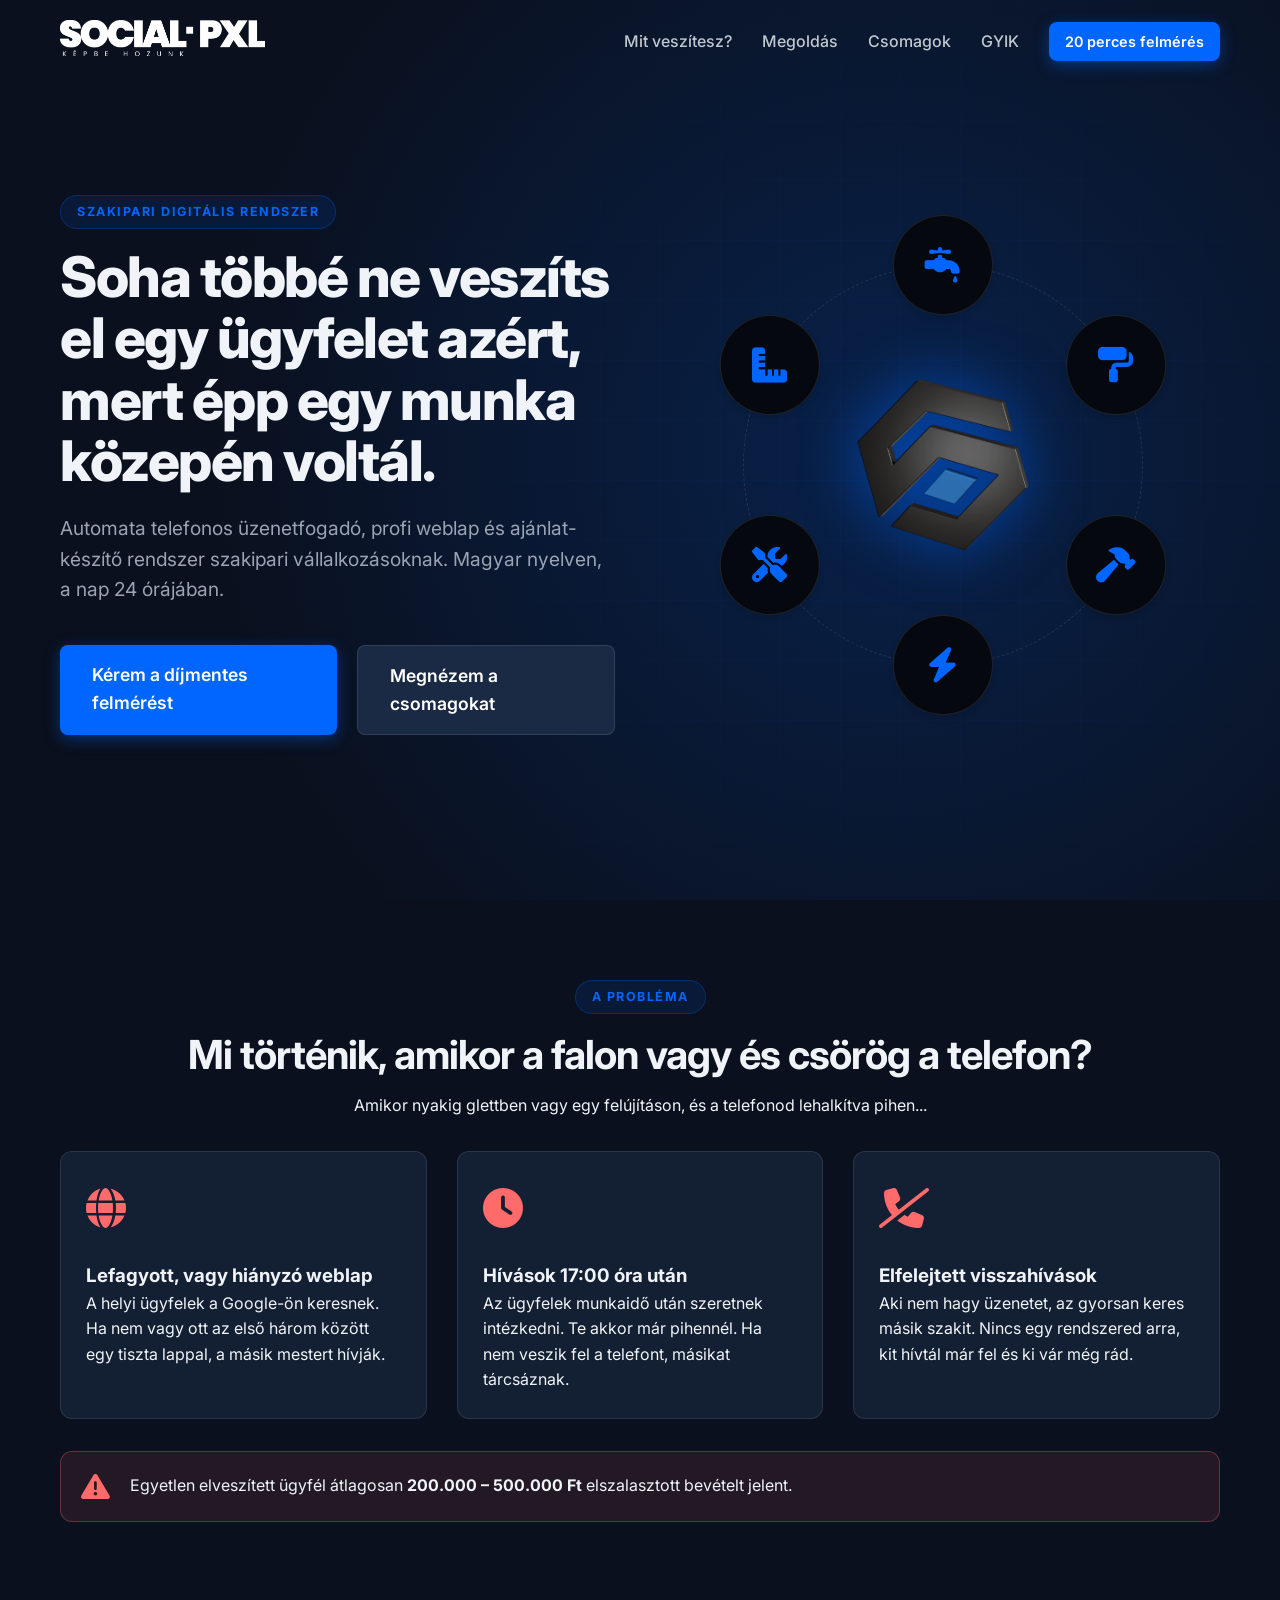
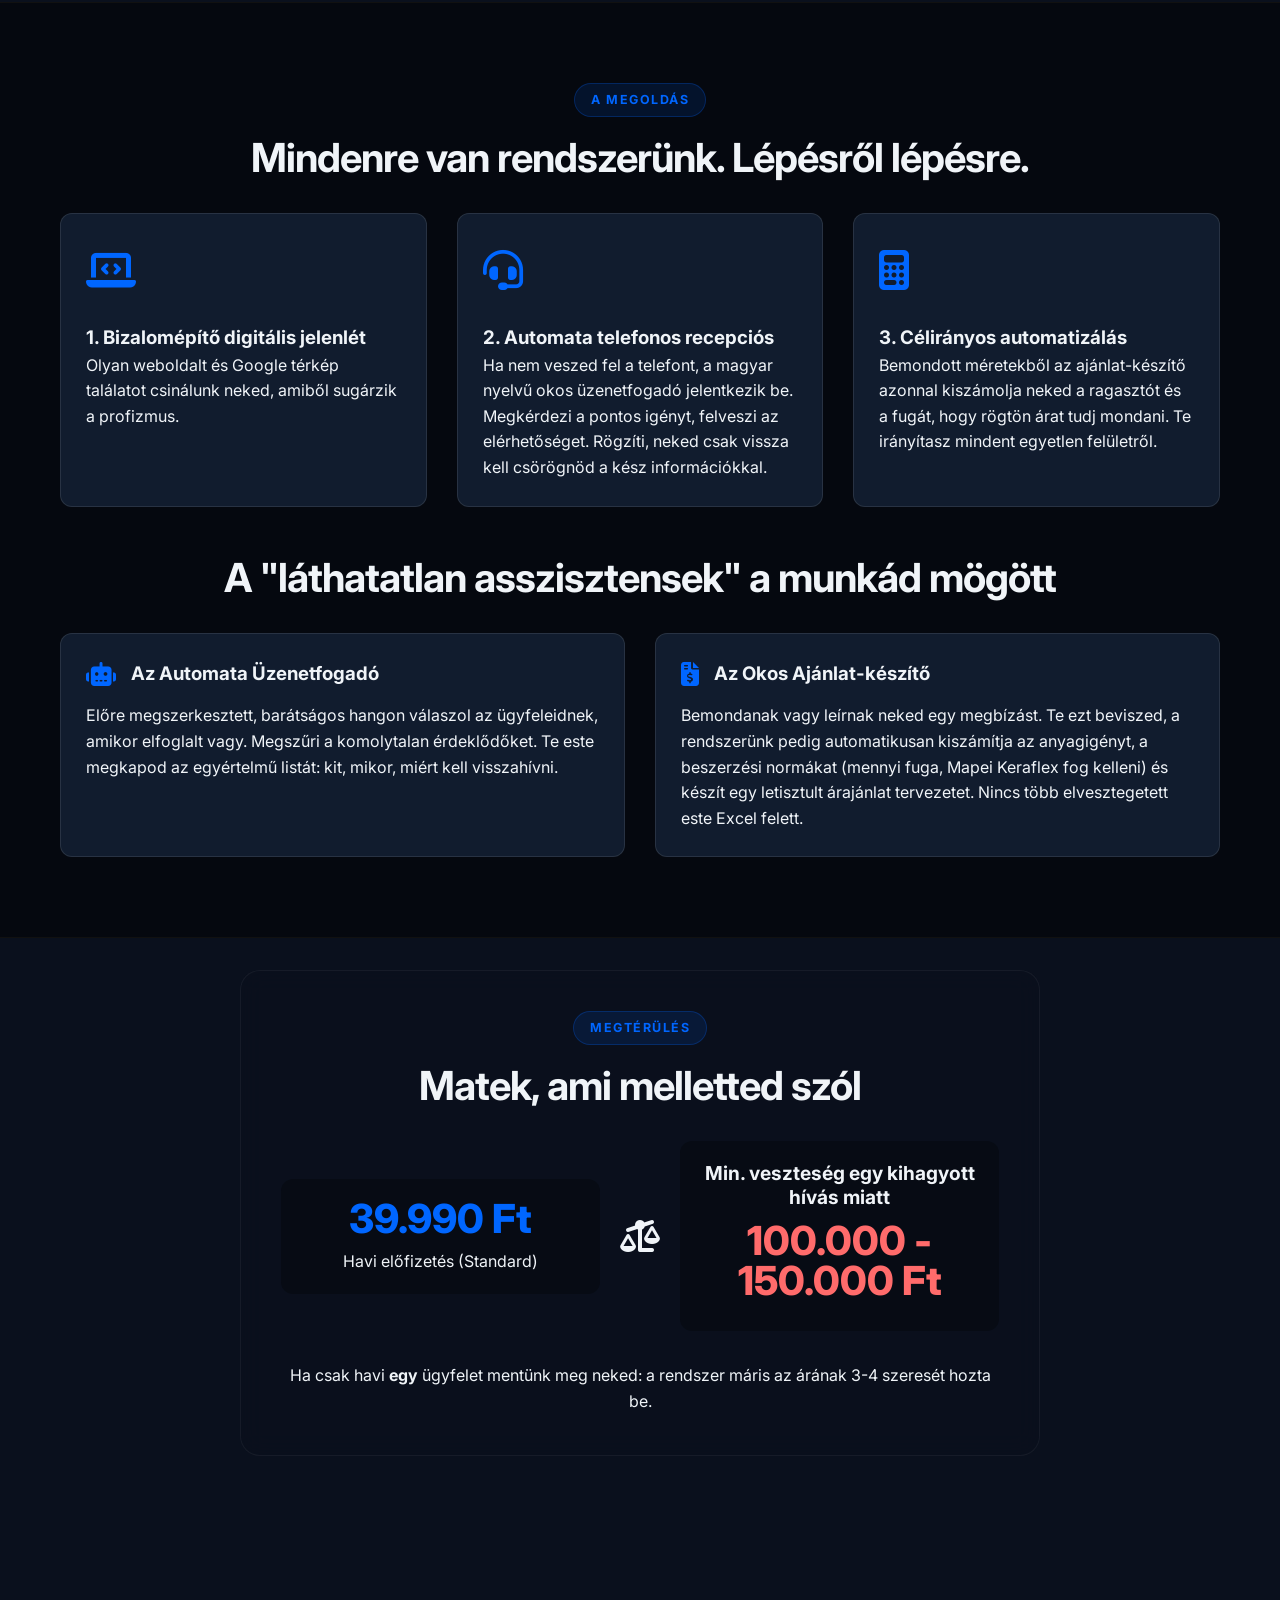
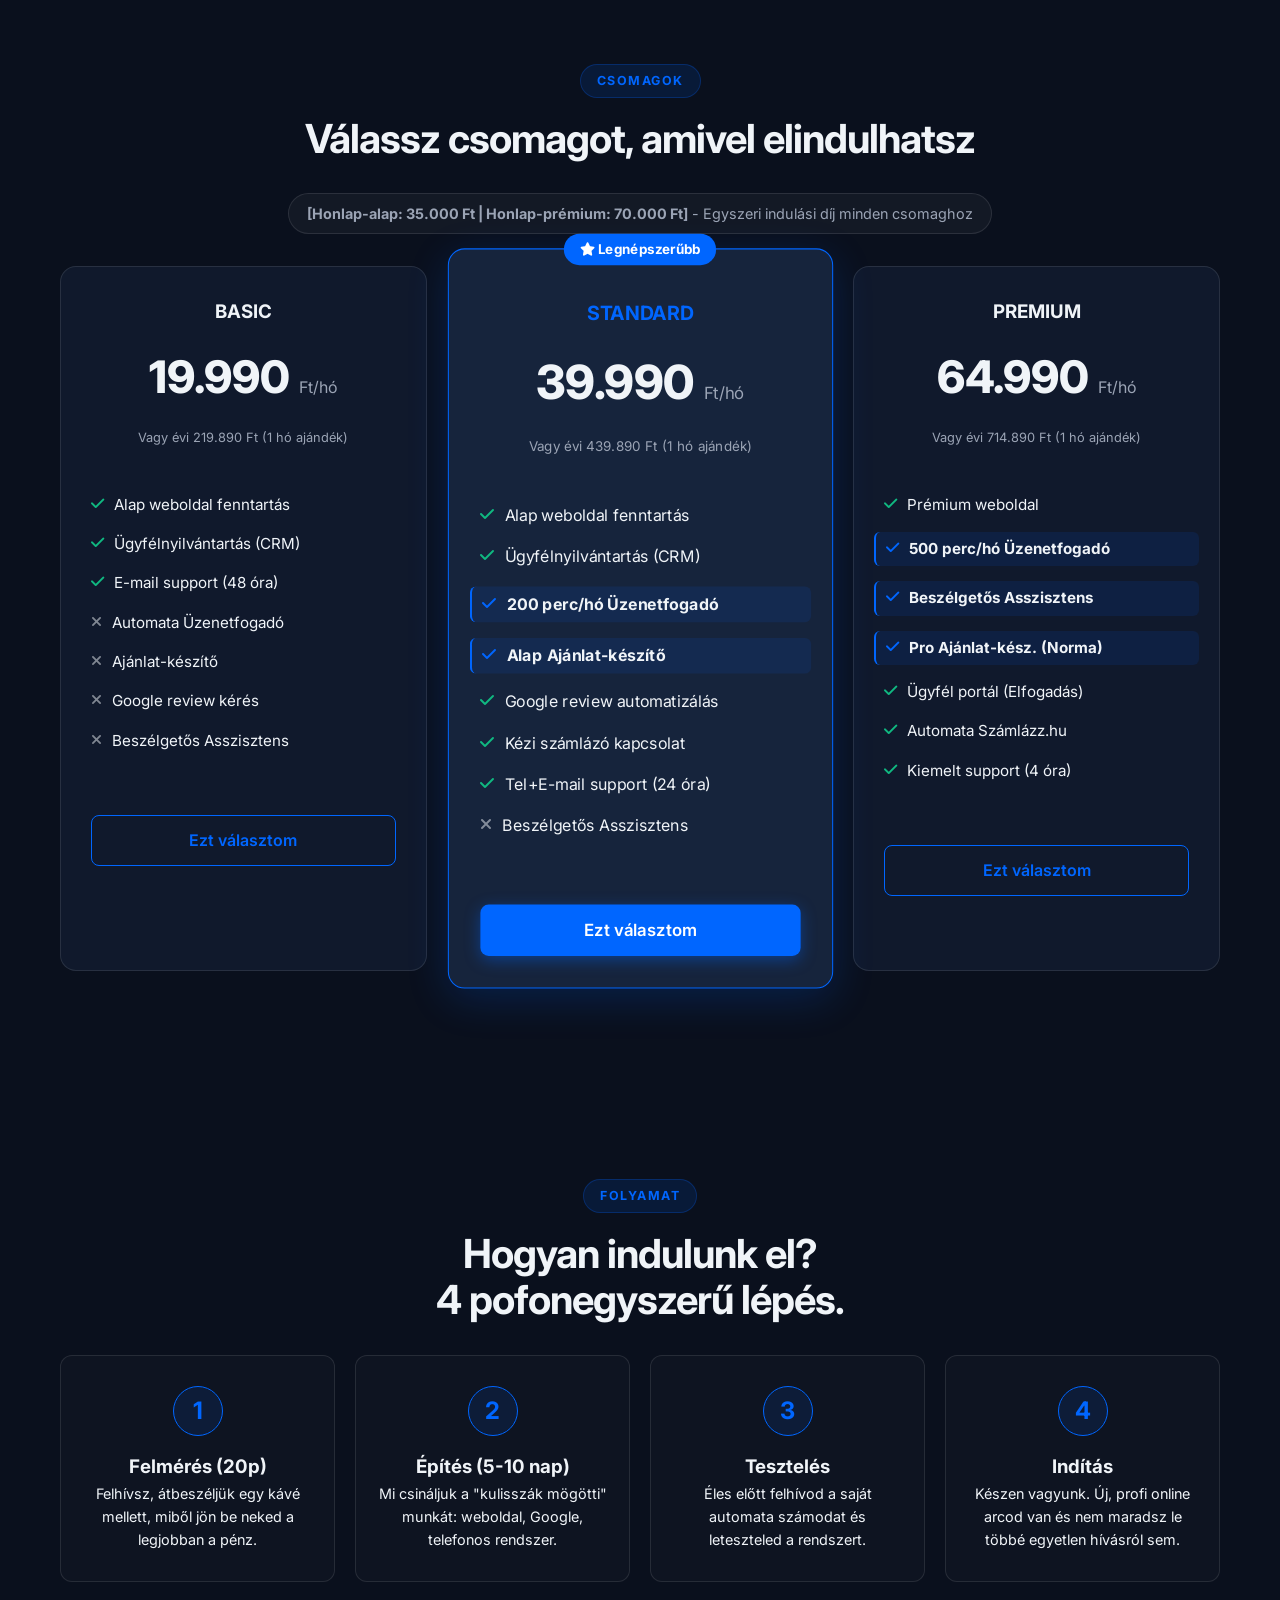
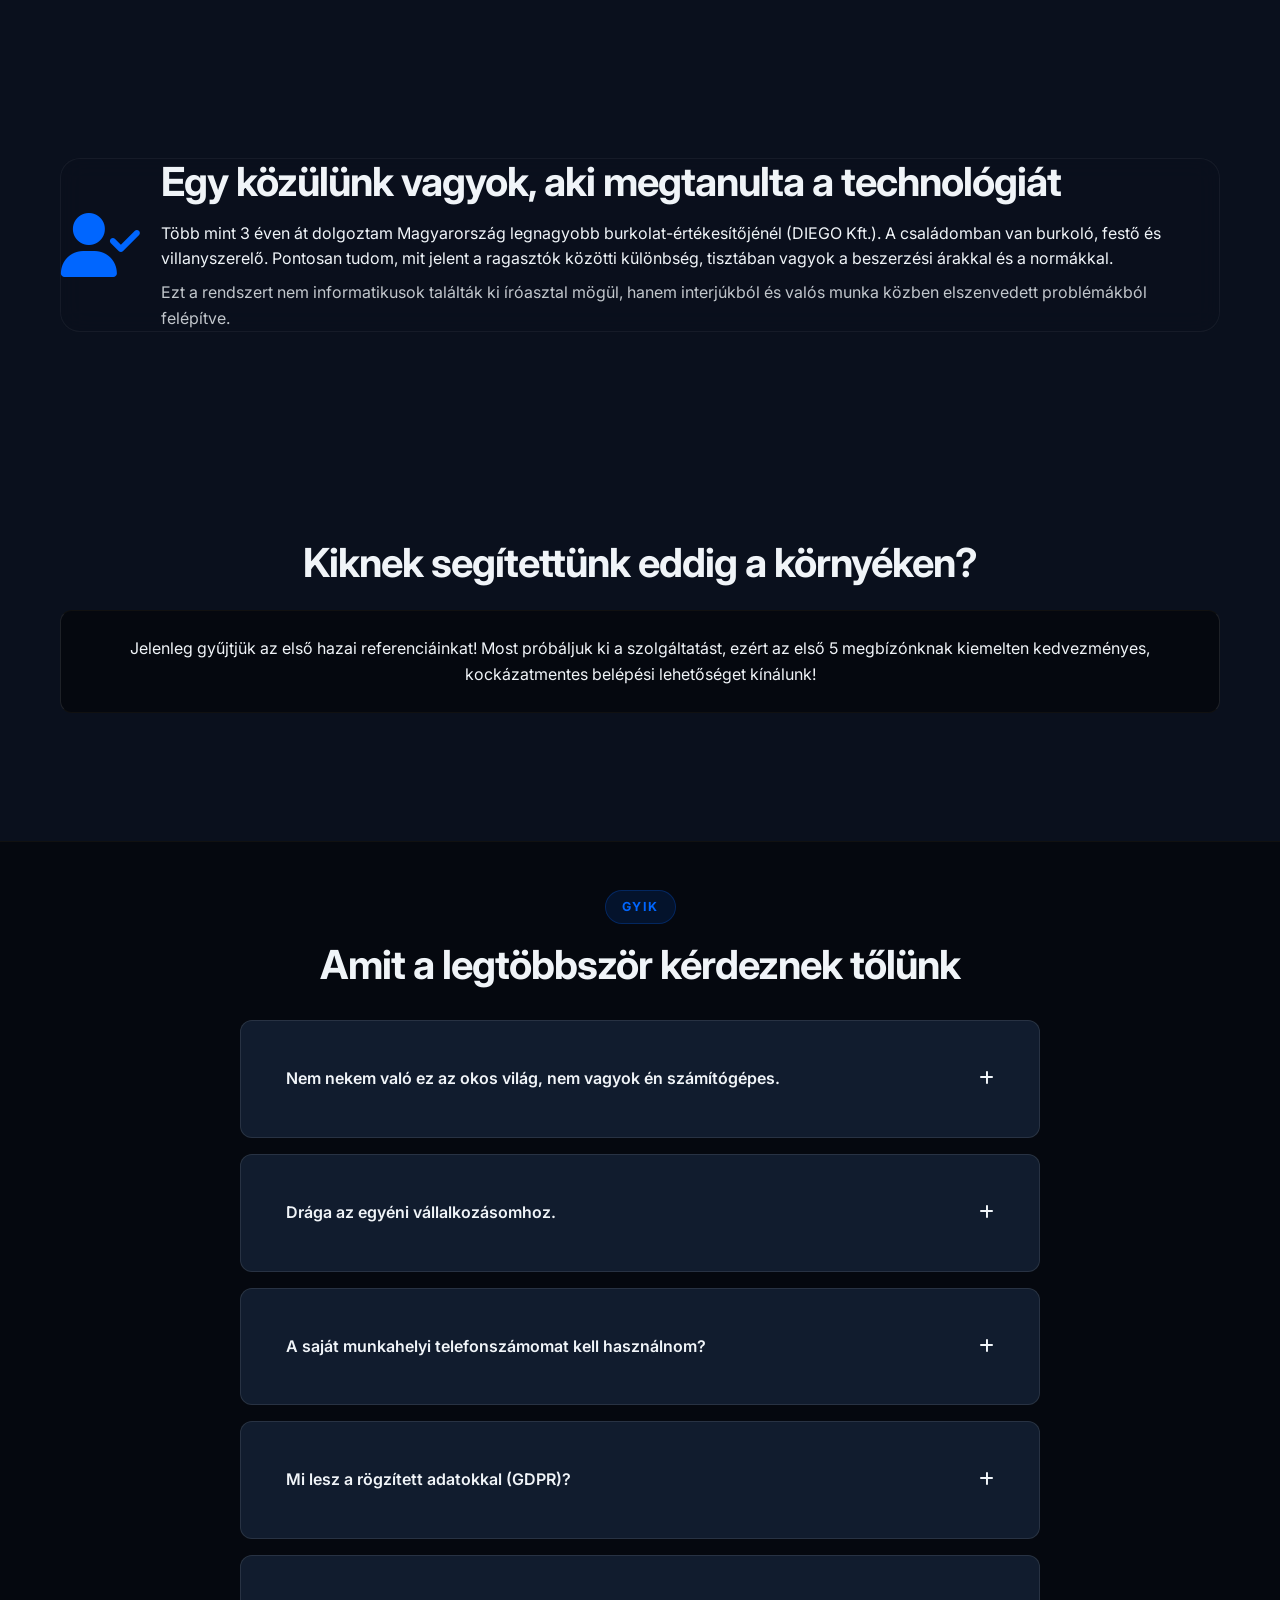
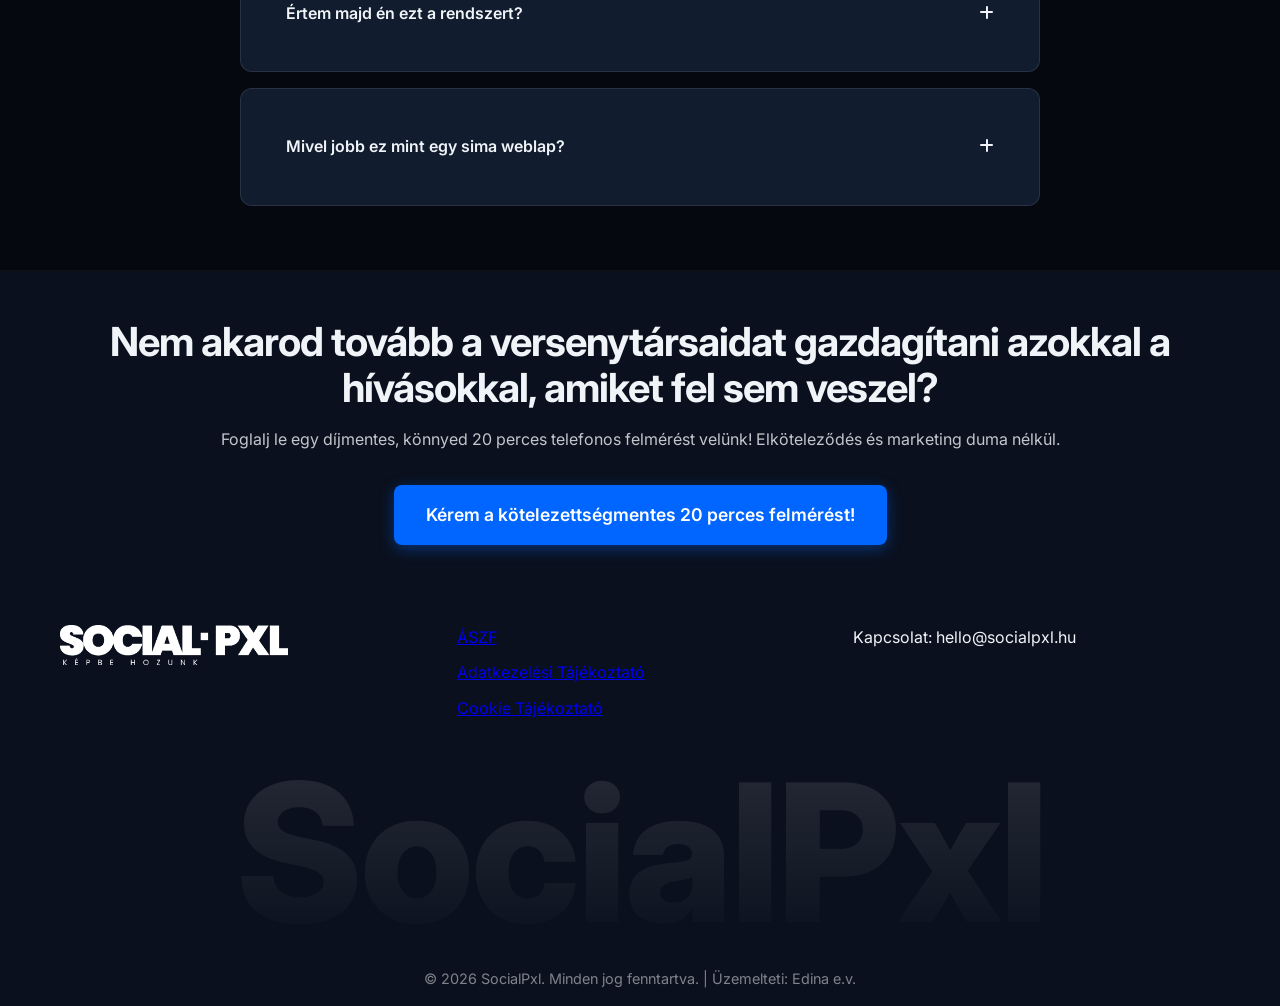
<file: index.html>
<!DOCTYPE html>
<html lang="hu">
<head>
    <meta charset="UTF-8">
    <meta name="viewport" content="width=device-width, initial-scale=1.0">
    <title>SocialPxl | AI-Asszisztens & Weboldal Szakipari Vállalkozásoknak</title>
    
    <link rel="preconnect" href="https://fonts.googleapis.com">
    <link rel="preconnect" href="https://fonts.gstatic.com" crossorigin>
    <link href="https://fonts.googleapis.com/css2?family=Inter:wght@300;400;500;600;700;800&display=swap" rel="stylesheet">
    <link rel="stylesheet" href="https://cdnjs.cloudflare.com/ajax/libs/font-awesome/6.4.0/css/all.min.css">
    
    <link rel="stylesheet" href="index.css?v=3">
</head>
<body>
    <header class="navbar">
        <div class="container nav-container">
            <div class="logo">
                <a href="#home"><img src="Logo_uj/Logo_typo_clean.png?v=1" alt="SocialPxl" class="logo-img"></a>
            </div>
            <div class="nav-menu">
                <nav class="nav-links">
                    <a href="#problem">Mit veszítesz?</a>
                    <a href="#solution">Megoldás</a>
                    <a href="#pricing">Csomagok</a>
                    <a href="#faq">GYIK</a>
                </nav>
                <a href="#contact" class="btn btn-primary btn-sm nav-cta-btn">20 perces felmérés</a>
            </div>
            <button class="mobile-menu-btn" aria-label="Menü megnyitása" aria-expanded="false"><i class="fa-solid fa-bars"></i></button>
        </div>
    </header>

    <section class="hero" id="home">
        <div class="hero-bg-overlay"></div>
        <div class="container hero-container">
            <div class="hero-content">
                <div class="hero-text-wrapper">
                    <span class="eyebrow">Szakipari digitális rendszer</span>
                    <h1>Soha többé ne veszíts el egy ügyfelet azért, mert épp egy munka közepén voltál.</h1>
                    <p class="subtitle">Automata telefonos üzenetfogadó, profi weblap és ajánlat-készítő rendszer szakipari vállalkozásoknak. Magyar nyelven, a nap 24 órájában.</p>
                    <div class="hero-buttons">
                        <a href="#contact" class="btn btn-primary btn-large">Kérem a díjmentes felmérést</a>
                        <a href="#pricing" class="btn btn-secondary btn-large">Megnézem a csomagokat</a>
                    </div>
                </div>
            </div>

            <div class="hero-visual">
                <div class="orbit-container">
                    <div class="orbit-ring"></div>
                    <div class="center-logo">
                        <img src="Logo_uj/3D_logo.png?v=4" alt="SocialPxl Logo" class="hero-logo-img">
                    </div>
                    <div class="orbit-icon" style="--icon-index: 1;"><i class="fa-solid fa-paint-roller"></i></div>
                    <div class="orbit-icon" style="--icon-index: 2;"><i class="fa-solid fa-hammer"></i></div>
                    <div class="orbit-icon" style="--icon-index: 3;"><i class="fa-solid fa-bolt"></i></div>
                    <div class="orbit-icon" style="--icon-index: 4;"><i class="fa-solid fa-screwdriver-wrench"></i></div>
                    <div class="orbit-icon" style="--icon-index: 5;"><i class="fa-solid fa-ruler-combined"></i></div>
                    <div class="orbit-icon" style="--icon-index: 6;"><i class="fa-solid fa-faucet-drip"></i></div>
                </div>
            </div>
        </div>
    </section>

    <section class="problem" id="problem">
        <div class="container">
            <div class="section-header text-center">
                <span class="eyebrow">A probléma</span>
                <h2>Mi történik, amikor a falon vagy és csörög a telefon?</h2>
                <p>Amikor nyakig glettben vagy egy felújításon, és a telefonod lehalkítva pihen...</p>
            </div>
            <div class="grid-3 mt-4">
                <div class="card problem-card">
                    <div class="icon-box warning-icon"><i class="fa-solid fa-globe"></i></div>
                    <h3>Lefagyott, vagy hiányzó weblap</h3>
                    <p>A helyi ügyfelek a Google-ön keresnek. Ha nem vagy ott az első három között egy tiszta lappal, a másik mestert hívják.</p>
                </div>
                <div class="card problem-card">
                    <div class="icon-box warning-icon"><i class="fa-solid fa-clock"></i></div>
                    <h3>Hívások 17:00 óra után</h3>
                    <p>Az ügyfelek munkaidő után szeretnek intézkedni. Te akkor már pihennél. Ha nem veszik fel a telefont, másikat tárcsáznak.</p>
                </div>
                <div class="card problem-card">
                    <div class="icon-box warning-icon"><i class="fa-solid fa-phone-slash"></i></div>
                    <h3>Elfelejtett visszahívások</h3>
                    <p>Aki nem hagy üzenetet, az gyorsan keres másik szakit. Nincs egy rendszered arra, kit hívtál már fel és ki vár még rád.</p>
                </div>
            </div>
            <div class="alert-box warning-alert mt-4">
                <i class="fa-solid fa-triangle-exclamation"></i>
                <div class="alert-content">
                    Egyetlen elveszített ügyfél átlagosan <strong>200.000 – 500.000 Ft</strong> elszalasztott bevételt jelent.
                </div>
            </div>
        </div>
    </section>

    <section class="solution highlight-bg" id="solution">
        <div class="container">
            <div class="section-header text-center">
                <span class="eyebrow">A megoldás</span>
                <h2>Mindenre van rendszerünk. Lépésről lépésre.</h2>
            </div>
            <div class="grid-3 mt-4">
                <div class="card solution-card hover-glow">
                    <div class="icon-box primary-icon"><i class="fa-solid fa-laptop-code"></i></div>
                    <h3>1. Bizalomépítő digitális jelenlét</h3>
                    <p>Olyan weboldalt és Google térkép találatot csinálunk neked, amiből sugárzik a profizmus.</p>
                </div>
                <div class="card solution-card hover-glow">
                    <div class="icon-box primary-icon"><i class="fa-solid fa-headset"></i></div>
                    <h3>2. Automata telefonos recepciós</h3>
                    <p>Ha nem veszed fel a telefont, a magyar nyelvű okos üzenetfogadó jelentkezik be. Megkérdezi a pontos igényt, felveszi az elérhetőséget. Rögzíti, neked csak vissza kell csörögnöd a kész információkkal.</p>
                </div>
                <div class="card solution-card hover-glow">
                    <div class="icon-box primary-icon"><i class="fa-solid fa-calculator"></i></div>
                    <h3>3. Célirányos automatizálás</h3>
                    <p>Bemondott méretekből az ajánlat-készítő azonnal kiszámolja neked a ragasztót és a fugát, hogy rögtön árat tudj mondani. Te irányítasz mindent egyetlen felületről.</p>
                </div>
            </div>
            
            <div class="features-detailed mt-5">
                <div class="section-header text-center">
                    <h2>A "láthatatlan asszisztensek" a munkád mögött</h2>
                </div>
                <div class="feature-flex mt-4">
                    <div class="feature-text card">
                        <div class="feature-title"><i class="fa-solid fa-robot"></i> <h3>Az Automata Üzenetfogadó</h3></div>
                        <p>Előre megszerkesztett, barátságos hangon válaszol az ügyfeleidnek, amikor elfoglalt vagy. Megszűri a komolytalan érdeklődőket. Te este megkapod az egyértelmű listát: kit, mikor, miért kell visszahívni.</p>
                    </div>
                    <div class="feature-text card">
                        <div class="feature-title"><i class="fa-solid fa-file-invoice-dollar"></i> <h3>Az Okos Ajánlat-készítő</h3></div>
                        <p>Bemondanak vagy leírnak neked egy megbízást. Te ezt beviszed, a rendszerünk pedig automatikusan kiszámítja az anyagigényt, a beszerzési normákat (mennyi fuga, Mapei Keraflex fog kelleni) és készít egy letisztult árajánlat tervezetet. Nincs több elvesztegetett este Excel felett.</p>
                    </div>
                </div>
            </div>
        </div>
    </section>

    <section class="roi pb-4 pt-4 relative">
        <div class="container">
            <div class="roi-card glass-panel dark-glow">
                <div class="text-center">
                    <span class="eyebrow">Megtérülés</span>
                    <h2>Matek, ami melletted szól</h2>
                </div>
                <div class="roi-stats mt-4">
                    <div class="stat text-center">
                        <span class="value text-primary">39.990 Ft</span>
                        <span class="label">Havi előfizetés (Standard)</span>
                    </div>
                    <div class="math-operator"><i class="fa-solid fa-scale-unbalanced text-light"></i></div>
                    <div class="stat text-center">
                        <span class="label label-lead">Min. veszteség egy kihagyott hívás miatt</span>
                        <span class="value text-warning">100.000 - 150.000 Ft</span>
                    </div>
                </div>
                <p class="roi-conclusion text-center mt-4">Ha csak havi <strong>egy</strong> ügyfelet mentünk meg neked: a rendszer máris az árának 3-4 szeresét hozta be.</p>
            </div>
        </div>
    </section>

    <section class="pricing mt-5" id="pricing">
        <div class="container">
            <div class="section-header text-center">
                <span class="eyebrow">Csomagok</span>
                <h2>Válassz csomagot, amivel elindulhatsz</h2>
                <div class="setup-fee-badge mt-2"><strong>[Honlap-alap: 35.000 Ft | Honlap-prémium: 70.000 Ft]</strong> - Egyszeri indulási díj minden csomaghoz</div>
            </div>
            
            <div class="grid-3 pricing-grid mt-4">
                <div class="card pricing-card">
                    <div class="pricing-header text-center">
                        <h3>BASIC</h3>
                        <div class="price">19.990 <span>Ft/hó</span></div>
                        <p class="annual-price">Vagy évi 219.890 Ft (1 hó ajándék)</p>
                    </div>
                    <div class="pricing-body mt-3">
                        <ul class="pricing-features">
                            <li><i class="fa-solid fa-check text-success"></i> Alap weboldal fenntartás</li>
                            <li><i class="fa-solid fa-check text-success"></i> Ügyfélnyilvántartás (CRM)</li>
                            <li><i class="fa-solid fa-check text-success"></i> E-mail support (48 óra)</li>
                            <li class="unavailable"><i class="fa-solid fa-xmark opacity-50"></i> Automata Üzenetfogadó</li>
                            <li class="unavailable"><i class="fa-solid fa-xmark opacity-50"></i> Ajánlat-készítő</li>
                            <li class="unavailable"><i class="fa-solid fa-xmark opacity-50"></i> Google review kérés</li>
                            <li class="unavailable"><i class="fa-solid fa-xmark opacity-50"></i> Beszélgetős Asszisztens</li>
                        </ul>
                    </div>
                    <div class="pricing-footer mt-4 text-center">
                        <a href="#contact" class="btn btn-outline full-width">Ezt választom</a>
                    </div>
                </div>

                <div class="card pricing-card popular glowing-border">
                    <div class="popular-badge"><i class="fa-solid fa-star"></i> Legnépszerűbb</div>
                    <div class="pricing-header text-center mt-2">
                        <h3 class="text-primary">STANDARD</h3>
                        <div class="price">39.990 <span>Ft/hó</span></div>
                        <p class="annual-price">Vagy évi 439.890 Ft (1 hó ajándék)</p>
                    </div>
                    <div class="pricing-body mt-3">
                        <ul class="pricing-features">
                            <li><i class="fa-solid fa-check text-success"></i> Alap weboldal fenntartás</li>
                            <li><i class="fa-solid fa-check text-success"></i> Ügyfélnyilvántartás (CRM)</li>
                            <li class="highlight-feature"><i class="fa-solid fa-check text-primary"></i> <strong>200 perc/hó Üzenetfogadó</strong></li>
                            <li class="highlight-feature"><i class="fa-solid fa-check text-primary"></i> <strong>Alap Ajánlat-készítő</strong></li>
                            <li><i class="fa-solid fa-check text-success"></i> Google review automatizálás</li>
                            <li><i class="fa-solid fa-check text-success"></i> Kézi számlázó kapcsolat</li>
                            <li><i class="fa-solid fa-check text-success"></i> Tel+E-mail support (24 óra)</li>
                            <li class="unavailable"><i class="fa-solid fa-xmark opacity-50"></i> Beszélgetős Asszisztens</li>
                        </ul>
                    </div>
                    <div class="pricing-footer mt-4 text-center">
                        <a href="#contact" class="btn btn-primary full-width">Ezt választom</a>
                    </div>
                </div>

                <div class="card pricing-card premium">
                    <div class="pricing-header text-center">
                        <h3>PREMIUM</h3>
                        <div class="price">64.990 <span>Ft/hó</span></div>
                        <p class="annual-price">Vagy évi 714.890 Ft (1 hó ajándék)</p>
                    </div>
                    <div class="pricing-body mt-3">
                        <ul class="pricing-features">
                            <li><i class="fa-solid fa-check text-success"></i> Prémium weboldal</li>
                            <li class="highlight-feature"><i class="fa-solid fa-check text-primary"></i> <strong>500 perc/hó Üzenetfogadó</strong></li>
                            <li class="highlight-feature"><i class="fa-solid fa-check text-primary"></i> <strong>Beszélgetős Asszisztens</strong></li>
                            <li class="highlight-feature"><i class="fa-solid fa-check text-primary"></i> <strong>Pro Ajánlat-kész. (Norma)</strong></li>
                            <li><i class="fa-solid fa-check text-success"></i> Ügyfél portál (Elfogadás)</li>
                            <li><i class="fa-solid fa-check text-success"></i> Automata Számlázz.hu</li>
                            <li><i class="fa-solid fa-check text-success"></i> Kiemelt support (4 óra)</li>
                        </ul>
                    </div>
                    <div class="pricing-footer mt-4 text-center">
                        <a href="#contact" class="btn btn-outline full-width">Ezt választom</a>
                    </div>
                </div>
            </div>
        </div>
    </section>

    <section class="onboarding mt-5 pb-5">
        <div class="container">
            <div class="section-header text-center">
                <span class="eyebrow">Folyamat</span>
                <h2>Hogyan indulunk el?<br>4 pofonegyszerű lépés.</h2>
            </div>
            <div class="timeline grid-4 mt-4">
                <div class="step card text-center hover-glow">
                    <div class="step-num">1</div>
                    <h3 class="mt-2">Felmérés (20p)</h3>
                    <p class="sm-text">Felhívsz, átbeszéljük egy kávé mellett, miből jön be neked a legjobban a pénz.</p>
                </div>
                <div class="step card text-center hover-glow">
                    <div class="step-num">2</div>
                    <h3 class="mt-2">Építés (5-10 nap)</h3>
                    <p class="sm-text">Mi csináljuk a "kulisszák mögötti" munkát: weboldal, Google, telefonos rendszer.</p>
                </div>
                <div class="step card text-center hover-glow">
                    <div class="step-num">3</div>
                    <h3 class="mt-2">Tesztelés</h3>
                    <p class="sm-text">Éles előtt felhívod a saját automata számodat és leteszteled a rendszert.</p>
                </div>
                <div class="step card text-center hover-glow">
                    <div class="step-num">4</div>
                    <h3 class="mt-2">Indítás</h3>
                    <p class="sm-text">Készen vagyunk. Új, profi online arcod van és nem maradsz le többé egyetlen hívásról sem.</p>
                </div>
            </div>
        </div>
    </section>

    <section class="about mt-5">
        <div class="container">
            <div class="about-card glass-panel flex-row">
                <div class="about-icon text-primary">
                    <i class="fa-solid fa-user-check fa-4x"></i>
                </div>
                <div class="about-text ml-4">
                    <h2>Egy közülünk vagyok, aki megtanulta a technológiát</h2>
                    <p class="mt-2">Több mint 3 éven át dolgoztam Magyarország legnagyobb burkolat-értékesítőjénél (DIEGO Kft.). A családomban van burkoló, festő és villanyszerelő. Pontosan tudom, mit jelent a ragasztók közötti különbség, tisztában vagyok a beszerzési árakkal és a normákkal.</p>
                    <p class="mt-1 opacity-80">Ezt a rendszert nem informatikusok találták ki íróasztal mögül, hanem interjúkból és valós munka közben elszenvedett problémákból felépítve.</p>
                </div>
            </div>
        </div>
    </section>

    <section class="references text-center mt-5 mb-5 pb-3">
        <div class="container">
            <h2>Kiknek segítettünk eddig a környéken?</h2>
            <div class="card mt-3 highlight-bg text-center">
                <p class="ref-placeholder-text p-2">Jelenleg gyűjtjük az első hazai referenciáinkat! Most próbáljuk ki a szolgáltatást, ezért az első 5 megbízónknak kiemelten kedvezményes, kockázatmentes belépési lehetőséget kínálunk!</p>
            </div>
        </div>
    </section>

    <section class="faq-section highlight-bg pt-5 pb-5" id="faq">
        <div class="container">
            <div class="section-header text-center">
                <span class="eyebrow">GYIK</span>
                <h2>Amit a legtöbbször kérdeznek tőlünk</h2>
            </div>
            <div class="faq-accordion mt-4 mx-auto max-w-800">
                <div class="faq-item card hover-glow mb-2">
                    <div class="faq-question">Nem nekem való ez az okos világ, nem vagyok én számítógépes. <span class="toggle-icon"><i class="fa-solid fa-plus"></i></span></div>
                    <div class="faq-answer"><p>Nem is kell annak lenned. Mi pont az informatika nyűgét vesszük le a válladról. Olyan ez, mint egy telefonos titkár, aminek a kezelését egyszer megmutatom, és onnantól magától intézi a dolgokat.</p></div>
                </div>
                <div class="faq-item card hover-glow mb-2">
                    <div class="faq-question">Drága az egyéni vállalkozásomhoz. <span class="toggle-icon"><i class="fa-solid fa-plus"></i></span></div>
                    <div class="faq-answer"><p>Mihez képest? Egy megnyert megbízás önmagában több százezer forint. A rendszer havidíja mindössze ~40 ezer Ft. Ha csak havi 1 elveszett ügyfelet hoz be neked a rendszer, amit amúgy a kocsiban ülve nem tudtál volna felvenni, máris vastagon visszahozta az árát. A többi tiszta haszon.</p></div>
                </div>
                <div class="faq-item card hover-glow mb-2">
                    <div class="faq-question">A saját munkahelyi telefonszámomat kell használnom? <span class="toggle-icon"><i class="fa-solid fa-plus"></i></span></div>
                    <div class="faq-answer"><p>Nem feltétlenül. Kérhetsz direkt ehhez a szolgáltatáshoz dedikált vezetékes/mobilszámot (hivatalosan), ami átirányít téged, így neked semmit sem kell változtatni az életviteleden.</p></div>
                </div>
                <div class="faq-item card hover-glow mb-2">
                    <div class="faq-question">Mi lesz a rögzített adatokkal (GDPR)? <span class="toggle-icon"><i class="fa-solid fa-plus"></i></span></div>
                    <div class="faq-answer"><p>Minden rögzített beszélgetést és ügyféladatot a legszigorúbb hazai és EU-s szabályok szerint kezelünk. 6 hónap elteltével minden régi adat automatikusan törlésre kerül. Ezt teljesen szabályosan oldjuk meg, bemondjuk a tájékoztatást a sípszó előtt.</p></div>
                </div>
                <div class="faq-item card hover-glow mb-2">
                    <div class="faq-question">Értem majd én ezt a rendszert? <span class="toggle-icon"><i class="fa-solid fa-plus"></i></span></div>
                    <div class="faq-answer"><p>Magyarul fog beszélni, minden emailt és SMS-t magyarul állítunk be a legérthetőbb formában. Nálunk az ügyfélkapu a GHL nevű világvezető CRM-re épül, ami bolondbiztos és telefonról is könnyen kezelhető. Mi magunk pedig magyarul, gyorsan válaszolunk, ha elakadsz.</p></div>
                </div>
                <div class="faq-item card hover-glow mb-2">
                    <div class="faq-question">Mivel jobb ez mint egy sima weblap? <span class="toggle-icon"><i class="fa-solid fa-plus"></i></span></div>
                    <div class="faq-answer"><p>A weblapod ott porosodik a sarokban. Mi nem csak egy szép honlapot adunk, hanem egy <strong>fogadási rendszert</strong> ami visszahívási listát és ajánlatokat készít helyetted, így leveszi az "irodai" munkát a válladról.</p></div>
                </div>
            </div>
        </div>
    </section>

    <section class="cta-section pt-5 pb-5" id="contact">
        <div class="container text-center">
            <h2>Nem akarod tovább a versenytársaidat gazdagítani azokkal a hívásokkal, amiket fel sem veszel?</h2>
            <p class="mt-2 mb-4 opacity-80">Foglalj le egy díjmentes, könnyed 20 perces telefonos felmérést velünk! Elköteleződés és marketing duma nélkül.</p>
            <a href="mailto:hello@socialpxl.hu" class="btn btn-primary btn-large glowing-btn">Kérem a kötelezettségmentes 20 perces felmérést!</a>
        </div>
    </section>

    <footer class="pt-4 pb-2">
        <div class="container">
            <div class="footer-content grid-3">
                <div class="footer-logo"><img src="Logo_uj/Logo_typo_clean.png?v=1" alt="SocialPxl" class="logo-img footer-logo-img"></div>
                <div class="footer-links flex-column">
                    <a href="#">ÁSZF</a>
                    <a href="#">Adatkezelési Tájékoztató</a>
                    <a href="#">Cookie Tájékoztató</a>
                </div>
                <div class="footer-contact flex-column">
                    <span>Kapcsolat: hello@socialpxl.hu</span>
                </div>
            </div>
            <div class="footer-wordmark">SocialPxl</div>
            <div class="footer-bottom text-center mt-4">
                <p class="opacity-50 sm-text">&copy; 2026 SocialPxl. Minden jog fenntartva. | Üzemelteti: Edina e.v.</p>
            </div>
        </div>
    </footer>

    <script src="script.js?v=3"></script>
</body>
</html>
</file>
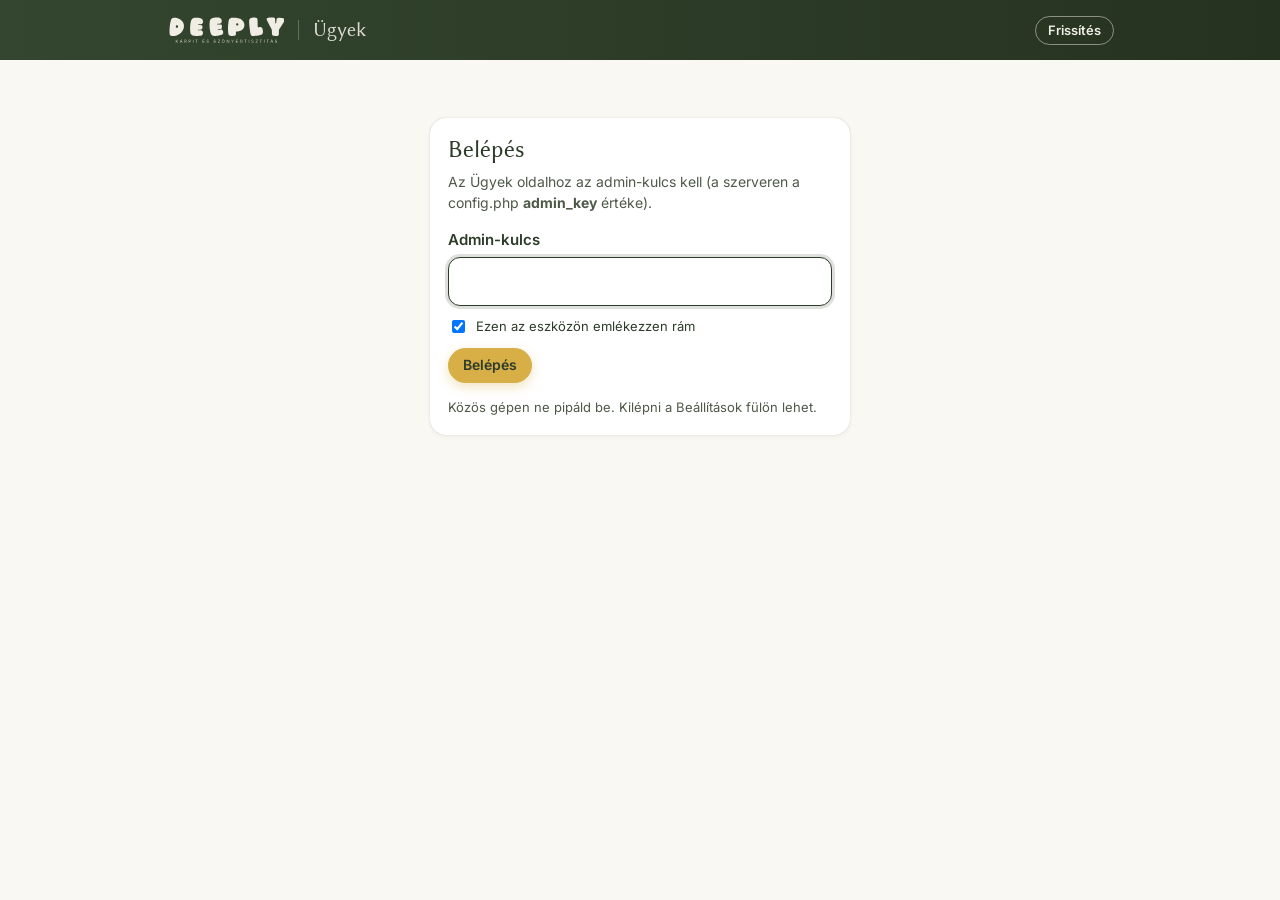
<file: deeply/szerver/admin/ugyek.html>
<!DOCTYPE html>
<html lang="hu">
<head>
<meta charset="UTF-8">
<meta name="viewport" content="width=device-width, initial-scale=1.0, viewport-fit=cover">
<meta name="robots" content="noindex, nofollow">
<meta name="theme-color" content="#2D3C29">
<title>Ügyek – Deeply</title>
<link rel="icon" href="data:image/svg+xml,%3Csvg%20xmlns%3D%22http%3A%2F%2Fwww.w3.org%2F2000%2Fsvg%22%20viewBox%3D%220%200%205100%205130%22%3E%3Cpath%20fill%3D%22%232E3C29%22%20fill-rule%3D%22evenodd%22%20d%3D%22M102.1%202563.1A2454.7%202454.7%200%201%200%205011.5%202563.1A2454.7%202454.7%200%201%200%20102.1%202563.1Z%20M2674.0%201786.0C2605.0%201763.7%202537.5%201751.0%202470.0%201744.0C2402.5%201737.0%202323.2%201740.3%202269.0%201744.0C2214.8%201747.7%202183.0%201755.7%202145.0%201766.0C2107.0%201776.3%202071.2%201790.8%202041.0%201806.0C2010.8%201821.2%201985.8%201839.2%201964.0%201857.0C1942.2%201874.8%201925.5%201890.5%201910.0%201913.0C1894.5%201935.5%201882.8%201933.7%201871.0%201992.0C1859.2%202050.3%201845.3%202174.2%201839.0%202263.0C1832.7%202351.8%201827.5%202384.3%201833.0%202525.0C1838.5%202665.7%201859.3%202973.7%201872.0%203107.0C1884.7%203240.3%201893.8%203255.3%201909.0%203325.0C1924.2%203394.7%201944.5%203478.7%201963.0%203525.0C1981.5%203571.3%201998.0%203583.0%202020.0%203603.0C2042.0%203623.0%202052.2%203636.5%202095.0%203645.0C2137.8%203653.5%202215.8%203658.2%202277.0%203654.0C2338.2%203649.8%202405.2%203634.7%202462.0%203620.0C2518.8%203605.3%202557.3%203594.2%202618.0%203566.0C2678.7%203537.8%202766.3%203490.2%202826.0%203451.0C2885.7%203411.8%202928.3%203376.2%202976.0%203331.0C3023.7%203285.8%203071.3%203234.3%203112.0%203180.0C3152.7%203125.7%203192.2%203059.3%203220.0%203005.0C3247.8%202950.7%203263.5%202907.0%203279.0%202854.0C3294.5%202801.0%203307.0%202736.7%203313.0%202687.0C3319.0%202637.3%203320.5%202612.2%203315.0%202556.0C3309.5%202499.8%203295.2%202406.7%203280.0%202350.0C3264.8%202293.3%203245.5%202257.0%203224.0%202216.0C3202.5%202175.0%203185.3%202145.5%203151.0%202104.0C3116.7%202062.5%203062.5%202004.7%203018.0%201967.0C2973.5%201929.3%202941.3%201908.2%202884.0%201878.0C2826.7%201847.8%202743.0%201808.3%202674.0%201786.0Z%20M2699.0%202616.1A115.2%20130.6%20175.2%201%200%202469.5%202635.5A115.2%20130.6%20175.2%201%200%202699.0%202616.1Z%22%2F%3E%3C%2Fsvg%3E">
<link rel="preconnect" href="https://fonts.googleapis.com">
<link href="https://fonts.googleapis.com/css2?family=Libertinus+Sans:wght@400;700&family=Inter:wght@400;500;600&display=swap" rel="stylesheet">
<!--
  Deeply – Ügyek (2026-10-19)
  A saját szerver (api/) adatai egy helyen: foglalások és elakadt érdeklődők rangsorolva, állapot és megjegyzés,
  hívás / WhatsApp / e-mail egy koppintással, árajánlat-készítés, mentések, árlista közzététele.
  Helye: https://deeply.hu/admin/ugyek.html – mellette: arkalkulator_admin.html és arajanlat_keszito.html (ugyanazon a domainen,
  mert a böngésző tárolóján keresztül adják át egymásnak az adatot). Belépés: a config.php admin_key értéke.
-->
<style>
:root{--mv:#2D3C29;--cm:#F0EDE5;--gold:#D8AE47;--gold-d:#C99D36;--mg:#7E8772;--fog:#D6CBB9;--wt:#A0907F;--paper:#FAF8F3;--muted:#4E5948;--line:#DDD5C6;--err:#A33A1C;
  --f-head:"Libertinus Sans",Georgia,serif;--sans:"Inter",system-ui,-apple-system,"Segoe UI",Roboto,Arial,sans-serif;
  --grad:linear-gradient(90deg,#34462F,#25321F);--sh1:0 1px 4px rgba(45,60,41,.08),0 0 1px rgba(45,60,41,.25)}
*{box-sizing:border-box}
body{margin:0;background:var(--paper);color:var(--mv);font:400 15px/1.55 var(--sans);-webkit-text-size-adjust:100%}
h1,h2,h3,p{margin:0}
a{color:inherit}
button,input,select,textarea{font:inherit;color:inherit}
.wrap{max-width:980px;margin:0 auto;padding:0 16px}
.i{display:block;flex:none}
header.fx{position:sticky;top:0;z-index:40;background:var(--grad);color:var(--cm)}
header.fx .wrap{display:flex;align-items:center;gap:14px;height:60px}
header.fx .logo{width:118px;height:auto;color:var(--cm);display:block}
header.fx .ttl{font:400 20px/1 var(--f-head);opacity:.9;border-left:1px solid rgba(240,237,229,.3);padding-left:14px}
header.fx .sp{flex:1}
.hbtn{background:transparent;border:1.5px solid rgba(240,237,229,.5);color:var(--cm);border-radius:999px;padding:7px 12px;font:600 13px/1 var(--sans);cursor:pointer;display:inline-flex;align-items:center;gap:6px}
.tabs{position:sticky;top:60px;z-index:30;background:var(--paper);border-bottom:1px solid var(--line)}
.tabs .wrap{display:flex;gap:4px;overflow-x:auto}
.tabs button{background:none;border:0;border-bottom:3px solid transparent;padding:12px 12px 10px;font:600 14px/1 var(--sans);cursor:pointer;white-space:nowrap;color:var(--muted)}
.tabs button.on{color:var(--mv);border-bottom-color:var(--gold)}
.tabs .n{display:inline-block;min-width:20px;padding:2px 6px;border-radius:999px;background:var(--err);color:#fff;font-size:11px;margin-left:4px}
main{padding:18px 0 80px}
.card{background:#fff;border-radius:16px;box-shadow:var(--sh1);padding:18px}
.card+.card{margin-top:14px}
.card h2{font:400 24px/1.2 var(--f-head);margin:0 0 6px}
.card .sub{color:var(--muted);font-size:14px;margin:0 0 14px}
.btn{display:inline-flex;align-items:center;gap:8px;border-radius:999px;border:1.5px solid var(--mv);background:transparent;color:var(--mv);padding:8px 14px;font:600 14px/1.2 var(--sans);cursor:pointer;text-decoration:none;white-space:nowrap}
.btn:hover{background:var(--cm)}
.btn.gold{background:var(--gold);border-color:var(--gold);box-shadow:0 4px 12px rgba(216,174,71,.35)}.btn.gold:hover{background:var(--gold-d)}
.btn.dark{background:var(--mv);border-color:var(--mv);color:var(--cm)}.btn.dark:hover{background:#1E281B}
.btn.sm{padding:6px 11px;font-size:13px}
.btn.red{border-color:var(--err);color:var(--err)}
.btn[disabled]{opacity:.5;cursor:wait}
.row{display:flex;gap:8px;flex-wrap:wrap;align-items:center}
.inp{width:100%;border:1.5px solid var(--line);border-radius:12px;padding:11px 13px;background:#fff;font-size:16px}
.inp:focus{outline:none;border-color:var(--mv);box-shadow:0 0 0 3px rgba(126,135,114,.25)}
label.lb{display:block;font-weight:600;margin:0 0 6px}
.muted{color:var(--muted)}
.small{font-size:13px}
/* belépés */
.login{max-width:420px;margin:40px auto}
.login .row{margin-top:12px}
.err{color:var(--err);font-weight:600;margin-top:10px}
/* összesítő */
.sumbar{display:flex;gap:8px;flex-wrap:wrap;margin:0 0 14px}
.chip{display:inline-flex;align-items:center;gap:6px;border:1.5px solid var(--line);background:#fff;border-radius:999px;padding:6px 12px;font:600 13px/1 var(--sans);cursor:pointer}
.chip.on{border-color:var(--mv);background:var(--mv);color:var(--cm)}
.chip b{font-weight:700}
.dot{width:10px;height:10px;border-radius:50%;display:inline-block}
.d1{background:var(--err)}.d2{background:var(--gold-d)}.d3{background:var(--mg)}
.alert{background:#F6E3DC;border-left:4px solid var(--err);border-radius:12px;padding:12px 14px;margin:0 0 14px;font-size:14px}
.alert ul{margin:6px 0 0;padding-left:18px}
.info{background:var(--cm);border-left:4px solid var(--wt);border-radius:12px;padding:12px 14px;margin:12px 0;font-size:14px}
/* ügy-kártya */
.case{background:#fff;border-radius:16px;box-shadow:var(--sh1);padding:14px 16px;margin:0 0 12px;border-left:6px solid var(--mg)}
.case.p1{border-left-color:var(--err)}.case.p2{border-left-color:var(--gold-d)}
.case.closed{opacity:.72}
.ch{display:flex;align-items:center;gap:8px;flex-wrap:wrap;font-size:12px}
.badge{font:700 11px/1 var(--sans);letter-spacing:.06em;padding:5px 8px;border-radius:6px;text-transform:uppercase}
.b1{background:#F6E3DC;color:var(--err)}.b2{background:#FBF3DD;color:#8A6A1C}.b3{background:#EEF0EA;color:var(--muted)}
.kind{font-weight:600;color:var(--muted)}
.new{background:var(--gold);color:var(--mv);font:700 11px/1 var(--sans);padding:4px 7px;border-radius:6px}
.ago{margin-left:auto;color:var(--muted)}
.case h3{font:400 22px/1.2 var(--f-head);margin:8px 0 2px;overflow-wrap:anywhere}
.meta{font-size:14px;color:var(--muted)}
.meta b{color:var(--mv)}
.why{margin:8px 0 0;padding:0;list-style:none;display:flex;flex-wrap:wrap;gap:6px}
.why li{font-size:12px;background:var(--paper);border:1px solid var(--line);border-radius:999px;padding:3px 9px}
.acts{display:flex;gap:8px;flex-wrap:wrap;margin-top:12px}
.st{display:flex;gap:8px;flex-wrap:wrap;align-items:center;margin-top:10px;padding-top:10px;border-top:1px solid var(--line)}
.st select{border:1.5px solid var(--line);border-radius:999px;padding:7px 12px;background:#fff;font-weight:600;font-size:14px}
.st .mt{margin-left:auto;font-size:12px;color:var(--muted)}
.det{margin-top:12px;font-size:14px}
.det dl{display:grid;grid-template-columns:110px 1fr;gap:4px 12px;margin:0}
.det dt{color:var(--muted)}
.det dd{margin:0;overflow-wrap:anywhere}
.det .items{margin:0;padding-left:18px}
.thumbs{display:flex;gap:8px;flex-wrap:wrap;margin-top:6px}
.thumbs a{display:block;width:84px;height:84px;border-radius:10px;overflow:hidden;background:var(--cm)}
.thumbs img{width:100%;height:100%;object-fit:cover;display:block}
.det textarea{min-height:70px;margin-top:10px;font-size:15px}
.det .row{margin-top:10px}
.empty{text-align:center;color:var(--muted);padding:40px 10px}
/* mentések */
.list{margin:10px 0 0;padding:0;list-style:none;border-top:1px solid var(--line)}
.list li{display:flex;gap:10px;align-items:center;padding:9px 0;border-bottom:1px solid var(--line);font-size:14px;flex-wrap:wrap}
.list li span{flex:1;min-width:160px;overflow-wrap:anywhere}
.mtabs{display:flex;gap:6px;flex-wrap:wrap;margin:10px 0}
iframe.prev{width:100%;height:640px;border:1px solid var(--line);border-radius:12px;background:#fff}
.log{max-height:420px;overflow:auto;font:12px/1.5 ui-monospace,Menlo,Consolas,monospace;background:var(--paper);border-radius:10px;padding:10px;margin-top:10px}
.toast{position:fixed;left:50%;bottom:calc(18px + env(safe-area-inset-bottom,0px));transform:translateX(-50%);background:var(--mv);color:var(--cm);border-radius:999px;padding:10px 18px;font:600 14px/1.3 var(--sans);box-shadow:0 8px 26px rgba(0,0,0,.25);z-index:90;max-width:calc(100% - 32px);text-align:center}
.toast.bad{background:var(--err);color:#fff}
.sr{position:absolute;width:1px;height:1px;overflow:hidden;clip:rect(0 0 0 0)}
@media(max-width:560px){header.fx .ttl{display:none}.det dl{grid-template-columns:1fr}.det dt{margin-top:6px}.st .mt{margin-left:0;width:100%}}
</style>
</head>
<body>
<svg width="0" height="0" style="position:absolute" aria-hidden="true"><symbol id="wm" viewBox="0 0 4050 1050"><path d="M0 0 C0.4 -0 0.4 -0 2.3 -0 C12.5 0 22.6 0.3 32.8 1.1 C33.7 1.1 34.7 1.2 35.7 1.3 C39.8 1.7 43.7 2.2 47.7 3.2 C51.4 4.2 54.9 4.7 58.8 5.1 C64.7 5.8 70 7.1 75.6 9.2 C78.5 10.2 81.2 10.8 84.1 11.4 C107.2 17 133.4 32.2 146.5 52.2 C147.6 53.9 148.5 55.7 149.5 57.4 C150.5 59.2 150.5 59.2 151.6 60.8 C156.6 67.8 158.9 76.1 161.5 84.2 C161.8 85.2 162.1 86.2 162.5 87.3 C168.6 109 168.6 134.3 163.5 156.2 C163.4 156.5 163.4 156.5 163 158.2 C161.3 166 159.4 172.9 154.5 179.2 C153.8 180.1 153.2 181 152.5 181.9 C142.8 194.3 132.6 199.5 117.3 202.6 C116.3 202.8 115.4 203 114.4 203.2 C97.3 206.8 79.9 209.3 62.6 211.7 C59.5 212.2 56.5 212.9 53.4 213.6 C48.7 214.8 44 215.6 39.2 216.2 C20.5 218.7 20.5 218.7 12.5 223.2 C10.3 226.1 9.5 227.5 9.5 231.2 C10.8 235 12.4 236.7 15.5 239.2 C19.3 241.1 21.8 241.3 25.9 240.9 C31.9 240.3 37.8 239.9 43.8 239.7 C44.8 239.6 45.7 239.6 46.7 239.5 C63.7 238.7 80.7 238 97.7 237.9 C99.1 237.9 100.5 237.9 101.9 237.8 C119.2 237.6 140.9 239.5 154.5 251.2 C161.6 258.2 166.4 265.5 169.1 275.1 C169.3 275.8 169.5 276.5 169.8 277.3 C171.8 284.5 172.7 291.7 173.3 299.1 C173.4 300.6 173.6 302 173.8 303.5 C176 323.3 176.7 346.4 166.5 364.2 C166.2 364.7 166.2 364.7 164.9 367.1 C161.2 373.3 157.3 377.9 151.5 382.2 C150.9 382.7 150.2 383.2 149.6 383.8 C136.7 393.6 117.6 394.8 102.2 397.2 C99 397.7 95.8 398.2 92.6 398.7 C90.5 399.1 88.4 399.4 86.2 399.8 C74.9 401.6 63.5 403.6 52.2 405.7 C49.6 406.2 47.1 406.6 44.5 407 C43.7 407.1 43 407.3 42.2 407.4 C40.3 407.7 38.5 408 36.6 408.3 C32.1 409.6 28.8 411.9 25.5 415.2 C25.3 417.4 25.3 417.4 25.4 419.8 C25.4 420.6 25.4 421.4 25.4 422.3 C25.4 422.6 25.4 422.6 25.5 424.2 C37.8 428 53.1 424.5 65.6 422.8 C69 422.3 72.4 421.8 75.8 421.4 C76.7 421.3 77.5 421.2 78.4 421 C84.6 420.3 90.7 419.8 97 419.5 C100.5 419.2 104 418.7 107.6 418.1 C116.5 416.9 125.4 416.9 134.5 416.9 C137.3 416.9 140.2 416.9 143.1 416.8 C144.9 416.8 146.8 416.8 148.6 416.8 C149.5 416.8 150.3 416.8 151.2 416.8 C160.6 416.9 168.5 419.5 176.2 424.9 C176.8 425.4 177.5 425.8 178.2 426.3 C182.8 429.5 186.9 432.8 190.5 437.2 C191.2 438 191.9 438.8 192.6 439.7 C214.5 467.3 219.1 499.3 215.9 533.7 C212.9 553.9 203.2 571.7 186.7 583.9 C178.5 589.4 169.9 592.5 160.5 595.3 C158.1 596 155.9 596.8 153.6 597.8 C148.8 599.6 143.9 600.4 138.9 601.4 C135.2 602.2 131.7 603.3 128.1 604.4 C124.1 605.6 120.2 606.5 116.2 607.3 C113.1 608 110.1 608.8 107 609.6 C100.8 611.1 94.6 612.5 88.3 613.7 C87.8 613.8 87.8 613.8 84.9 614.4 C81.3 615.1 77.7 615.8 74.1 616.6 C72.8 616.8 71.6 617.1 70.3 617.3 C46.1 622.1 21.9 626.5 -2.5 629.9 C-2.9 629.9 -2.9 629.9 -4.8 630.2 C-10 630.9 -15.3 631.6 -20.5 632.2 C-20.9 632.2 -20.9 632.2 -22.9 632.5 C-37.1 634.2 -51.2 634.5 -65.4 634.4 C-69 634.4 -72.6 634.4 -76.2 634.5 C-78.5 634.5 -80.8 634.5 -83.2 634.5 C-84.2 634.5 -85.3 634.5 -86.3 634.5 C-93.9 634.4 -101.1 633.5 -108.5 632.2 C-108.9 632.1 -108.9 632.1 -110.6 631.8 C-142.3 626.3 -171.4 612.9 -190.9 586.3 C-194.9 580.6 -197.8 574.6 -200.5 568.2 C-200.9 567.2 -201.4 566.2 -201.8 565.1 C-205.2 557.2 -208.1 549.2 -210.8 541.1 C-211.5 539.2 -212.2 537.3 -212.9 535.4 C-215.1 529.2 -217.2 523.1 -218.8 516.7 C-219.5 514.4 -220.2 512.1 -221 509.8 C-222.6 505.3 -223.6 500.6 -224.6 495.9 C-225.5 492.2 -226.4 488.6 -227.4 484.9 C-229.6 476 -231.4 467.1 -233.1 458.1 C-233.5 455.8 -233.9 453.5 -234.4 451.2 C-234.7 449.7 -235 448.2 -235.2 446.7 C-236.2 441.9 -237.1 437.1 -238.1 432.2 C-239.3 426.4 -240.3 420.5 -241.1 414.6 C-241.3 412.8 -241.6 411 -241.8 409.2 C-241.9 408.3 -242 407.5 -242.2 406.6 C-242.6 403.4 -243.1 400.3 -243.6 397.1 C-244.5 390.8 -245.1 384.4 -245.7 378 C-246.2 373 -246.8 368.1 -247.4 363.2 C-256.8 290.2 -256.3 212.5 -245.6 139.8 C-245.4 139 -245.3 138.2 -245.2 137.4 C-241.1 109.8 -232 79.9 -212.5 59.2 C-211.7 58.3 -210.9 57.4 -210.1 56.5 C-192.8 38.1 -167.7 25.5 -143.5 19.2 C-142.4 18.9 -141.3 18.6 -140.1 18.3 C-136.9 17.4 -133.7 16.5 -130.5 15.7 C-129.2 15.4 -127.9 15 -126.6 14.7 C-116.7 12 -106.9 10.1 -96.8 8.5 C-94.6 8.2 -92.5 7.8 -90.3 7.5 C-78.4 5.5 -66.4 4.3 -54.3 3.1 C-53.5 3 -52.6 2.9 -51.7 2.8 C-34.5 1.1 -17.3 -0 0 0 Z " fill="currentColor" transform="translate(1746.5,84.8125)"/>
<path d="M0 0 C18.4 15.5 23.7 36.3 26.1 59.2 C26.3 61.6 26.6 64 27 66.4 C28.1 74.5 28.6 82.5 28.9 90.7 C28.9 91.8 29 92.9 29 94.1 C29.5 106.3 29.7 118.6 29.8 130.8 C29.9 134.9 29.9 139 30 143 C30.1 153.2 30.3 163.3 30.4 173.4 C30.5 181.4 30.7 189.3 30.8 197.2 C30.8 200.6 30.9 204 30.9 207.4 C31 211.2 31 214.9 31.1 218.7 C31.1 219.3 31.1 219.3 31.1 222 C31.2 227.7 31.5 233.3 32.1 238.9 C32.5 241.7 32.6 244.5 32.7 247.3 C32.7 248.3 32.7 249.4 32.8 250.5 C32.8 252.7 32.9 254.9 33 257.2 C33 258.2 33.1 259.3 33.1 260.4 C33.1 261.4 33.2 262.3 33.2 263.3 C33.4 265.9 33.8 268.4 34.4 271 C34.5 272.6 34.6 274.1 34.6 275.7 C34.6 276.1 34.6 276.1 34.7 278.3 C34.7 278.8 34.7 278.8 34.8 281.1 C36 308 36 308 46.1 317.6 C53.8 322.3 63.3 320.4 71.7 318.5 C72.5 318.2 73.4 318 74.3 317.8 C91.8 313.6 110.2 309.6 128.2 309.5 C129 309.5 129.7 309.5 130.4 309.5 C135.1 309.6 139 310.7 143.3 312.3 C145.9 313.2 148.5 313.7 151.2 314.2 C165.3 317.8 177.2 327.8 184.8 340.1 C185.7 341.7 186.5 343.4 187.4 345 C187.6 345.4 187.6 345.4 188.7 347.6 C191.2 352.3 193.4 357.1 195.4 362 C195.7 362.7 196 363.4 196.3 364.2 C212.4 407.1 221.7 484.9 203 527.6 C200.5 532.7 197.7 537.4 194.4 542 C193.7 542.9 193.1 543.8 192.5 544.7 C188.1 550.5 183.4 554.8 177.4 559 C176.4 559.7 175.5 560.4 174.5 561.1 C168.3 565.4 162.4 568.4 155.4 571 C152.4 572.2 149.5 573.5 146.5 574.8 C139.4 577.6 132.1 579.7 124.7 581.8 C123.9 582 123.1 582.3 122.3 582.5 C120.5 583 118.7 583.5 116.9 584 C115 584.6 113 585.1 111.1 585.7 C97.4 589.6 83.7 592.7 69.7 595.1 C67.7 595.4 65.8 595.7 63.8 596.1 C47.6 598.9 31.3 601.3 15 603.5 C11.5 604 8.1 604.5 4.7 605.1 C-1.7 606.1 -8.1 606.6 -14.6 607 C-21.1 607.4 -27.6 608 -34.1 609 C-43.6 610.4 -53.2 610.9 -62.8 611.6 C-65.5 611.8 -68.3 611.9 -71.1 612.1 C-72.9 612.3 -74.6 612.4 -76.4 612.5 C-80.8 612.8 -85.1 613.1 -89.5 613.6 C-98.3 614.3 -107.1 614.3 -116 614.3 C-118.1 614.3 -120.2 614.3 -122.3 614.4 C-139.1 614.6 -156.4 614.1 -171.7 606.3 C-172.4 606 -173.1 605.6 -173.8 605.3 C-180 602.1 -184.9 598.1 -189.6 593 C-190.3 592.3 -191 591.5 -191.7 590.8 C-203.6 577.2 -210.1 558.4 -213.6 541 C-213.9 539.8 -214.1 538.6 -214.4 537.3 C-216.8 525.3 -218.9 513.3 -220.9 501.2 C-221.7 496.5 -222.5 491.7 -223.4 486.9 C-229.1 454.1 -229.1 454.1 -230.7 439.3 C-231.2 433.8 -232 428.5 -233 423.1 C-234.8 413.3 -236.2 403.5 -237.6 393.6 C-237.8 392.7 -237.9 391.8 -238 390.8 C-239.8 378.6 -241.4 366.3 -242.7 354 C-243.3 347.4 -244.2 340.8 -245.1 334.2 C-246.6 323.9 -247.6 313.5 -248.5 303.1 C-249.1 297.1 -249.7 291.1 -250.6 285.1 C-251.8 277.3 -252.4 269.5 -253 261.6 C-253.3 258.4 -253.5 255.1 -253.8 251.8 C-253.8 251 -253.9 250.1 -254 249.2 C-254.5 242.4 -255.1 235.6 -255.7 228.7 C-255.9 226.6 -256 224.5 -256.2 222.4 C-256.5 219.3 -256.7 216.2 -257 213.1 C-259.3 187.3 -259.8 161.6 -259.8 135.7 C-259.8 132.2 -259.8 128.7 -259.8 125.1 C-260 74 -260 74 -255 58.1 C-254.7 57.2 -254.5 56.4 -254.2 55.5 C-250.5 43.7 -244.6 33.4 -236.6 24 C-236.3 23.6 -236.3 23.6 -234.7 21.5 C-224.2 9 -205.8 1.1 -190.6 -4 C-190 -4.2 -189.4 -4.4 -188.7 -4.6 C-178.5 -8 -168.3 -10.1 -157.6 -11.6 C-155.3 -11.9 -152.9 -12.3 -150.6 -12.7 C-138.1 -14.8 -125.7 -15.9 -113 -16.6 C-110.1 -16.8 -107.2 -17 -104.2 -17.2 C-102.5 -17.3 -100.7 -17.4 -98.9 -17.5 C-94.1 -17.8 -89.3 -18.2 -84.6 -18.8 C-56.3 -21.9 -23 -17.6 0 0 Z " fill="currentColor" transform="translate(3114.625,105)"/>
<path d="M0 0 C0.8 -0 1.5 -0 2.3 -0 C3.9 -0 5.5 -0 7.1 0 C9.5 0 11.9 0 14.3 -0 C15.8 -0 17.4 -0 18.9 0 C19.3 -0 19.3 -0 21.1 -0 C25.9 0 30.5 0.5 35.2 1.1 C37.6 1.3 39.9 1.5 42.2 1.6 C42.8 1.6 42.8 1.6 46.1 1.8 C46.8 1.9 47.4 1.9 48.1 1.9 C115.1 5.9 115.1 5.9 134.2 26.1 C142.3 35.5 142.5 45.9 142.8 57.8 C142.9 59.9 142.9 62.1 143 64.2 C143 65.2 143 66.1 143.1 67.1 C143.2 70.1 143.2 70.1 143.7 73.7 C144.5 79.6 144.5 85.6 144.7 91.6 C144.8 93.6 144.8 95.5 144.9 97.5 C145 102.4 145.2 107.3 145.3 112.1 C147.5 192.3 147.5 192.3 157.2 203.4 C159.7 205.5 161 206.1 164.2 206.1 C170.1 203.2 172.5 198.9 175.2 193.1 C176.5 189.2 177.2 185.3 177.9 181.3 C178.1 180.2 178.3 179.1 178.5 177.9 C180.8 164.8 182.4 151.6 183.9 138.4 C184 137.2 184.2 135.9 184.3 134.6 C186.3 117.9 187.9 101.2 189.1 84.5 C189.8 74.3 190.6 64.2 191.9 54 C192.2 52.1 192.4 50.2 192.6 48.3 C193.4 42.2 194.2 37.9 198.2 33.1 C198.7 32.5 199.1 31.9 199.6 31.3 C211.1 18.6 229.1 15.7 245.2 13.1 C246.3 12.9 247.4 12.8 248.5 12.6 C260.4 10.7 272.4 10.7 284.4 10.7 C285.6 10.7 286.7 10.7 287.9 10.7 C305.9 10.7 323.6 11.7 341.5 13.4 C342.6 13.6 343.7 13.7 344.8 13.8 C357.1 15 369.1 16.7 381.2 19.1 C383.5 19.6 385.8 20 388.1 20.4 C404.7 23.4 421 26.4 437 32.1 C440.1 33.1 443 33.6 446.2 34.1 C446.3 49.9 446.4 65.6 446.4 81.4 C446.5 88.7 446.5 96 446.5 103.3 C446.6 109.7 446.6 116 446.6 122.4 C446.6 125.8 446.6 129.1 446.7 132.5 C446.7 136.3 446.7 140 446.7 143.8 C446.7 144.9 446.7 146 446.7 147.2 C446.7 148.2 446.7 149.2 446.7 150.3 C446.7 150.7 446.7 150.7 446.7 153 C446.6 153.7 446.4 154.4 446.2 155.1 C444.3 156.3 444.3 156.3 442.2 157.1 C440.5 159.6 440.5 159.6 438.9 162.6 C438.6 163.2 438.6 163.2 437 165.9 C436.4 167 435.8 168 435.2 169.1 C427.1 183.1 418.3 196.7 409.2 210.1 C401 222.4 393 234.7 385.1 247.2 C382.2 251.8 379.2 256.3 376.3 260.9 C373.7 264.9 371.1 268.9 368.6 272.9 C365.8 277.3 362.8 281.7 359.8 286 C352.9 295.9 346.3 305.9 340 316.2 C336.8 321.3 333.4 326.4 330.1 331.4 C325.5 338.3 321 345.2 316.5 352.1 C315.3 354 314.1 355.9 312.9 357.8 C308.6 364.5 304.3 371.2 300.1 378 C297.9 381.4 295.7 384.9 293.5 388.3 C288.8 395.4 284.3 402.5 280.2 409.9 C279.9 410.6 279.5 411.2 279.1 411.9 C272.2 425.1 272.7 439.1 272.6 453.6 C272.6 456.8 272.5 460 272.5 463.1 C272.5 465.1 272.4 467 272.4 469 C272.4 469.9 272.4 470.7 272.4 471.6 C272.4 472.4 272.4 473.2 272.4 474 C272.2 476.1 272.2 476.1 271.7 478 C270.9 481.5 271.1 485.1 271.1 488.7 C271.1 489.6 271 490.4 271 491.3 C271 493.2 271 495.1 271 497 C271 499.9 271 502.9 270.9 505.9 C270.9 514.4 270.8 522.9 270.8 531.3 C270.7 536.5 270.7 541.7 270.6 546.9 C270.6 548.9 270.6 550.8 270.6 552.8 C270.5 581.8 270.5 581.8 265.5 594.9 C265.3 595.7 265 596.4 264.8 597.1 C259.6 610.6 250 619.7 237.2 626.1 C217.6 634.8 195.4 633.6 174.5 633.5 C170.3 633.5 166.2 633.5 162.1 633.5 C96.6 633.8 96.6 633.8 72.2 622.1 C71.2 621.7 70.2 621.2 69.2 620.8 C56.1 614.8 45.4 604.6 40.1 591.1 C38 584.9 37 578.7 36.1 572.2 C35.8 570 35.5 567.8 35.2 565.6 C35 564.6 34.9 563.7 34.8 562.7 C34.5 560.8 34.2 558.8 33.7 556.9 C31.7 546.9 31.9 536.8 31.9 526.6 C31.9 523.1 31.9 519.6 31.9 516.1 C31.8 506.2 31.8 496.4 31.8 486.5 C31.8 480.4 31.7 474.3 31.7 468.3 C31.7 466 31.7 463.7 31.7 461.4 C31.7 438 29 417.7 17.2 397.1 C16 394.9 14.9 392.7 13.7 390.4 C11.6 386.7 9.6 383 7.3 379.3 C4.4 374.6 1.9 369.6 -0.5 364.7 C-4.8 356.1 -9.3 347.6 -13.8 339.1 C-14.1 338.5 -14.4 337.9 -14.8 337.3 C-17.7 331.8 -20.6 326.4 -23.7 321.1 C-27.3 314.8 -30.7 308.4 -33.9 301.9 C-35.8 298.1 -37.7 294.3 -39.8 290.6 C-42.4 285.8 -44.9 280.8 -47.4 275.9 C-50.4 269.8 -53.5 263.8 -56.7 257.8 C-60.4 250.7 -64 243.6 -67.4 236.3 C-70.6 229.4 -74.2 222.9 -78.1 216.4 C-81.4 210.9 -84.2 205.2 -86.9 199.4 C-88.9 194.8 -91.2 190.4 -93.6 186.1 C-97.6 178.7 -101 171.1 -104.5 163.5 C-107.7 156.5 -111 149.5 -114.3 142.5 C-151.9 64.4 -151.9 64.4 -146.8 45.7 C-141.7 32.2 -131 23.6 -118.4 17.8 C-117.2 17.2 -116 16.7 -114.8 16.1 C-113.7 15.7 -112.7 15.2 -111.6 14.7 C-103.8 11.4 -96.2 10 -87.8 8.9 C-83.9 8.4 -80.1 7.5 -76.2 6.6 C-68.3 4.9 -60.4 4.2 -52.3 3.5 C-50.8 3.4 -49.3 3.3 -47.9 3.1 C-38.1 2.3 -28.4 1.7 -18.6 1.4 C-17.7 1.4 -16.9 1.4 -16 1.3 C-15.3 1.3 -14.5 1.3 -13.8 1.3 C-11.8 1.1 -11.8 1.1 -10 0.6 C-6.7 -0.1 -3.4 -0 0 0 Z " fill="currentColor" transform="translate(3603.765625,85.8671875)"/>
<path d="M0 0 C0.7 -0 1.5 -0 2.2 -0 C3.7 -0 5.2 -0 6.8 0 C9.1 0 11.4 0 13.7 -0 C15.2 -0 16.7 -0 18.2 0 C18.9 -0 19.5 -0 20.2 -0 C25 0 29.5 0.5 34.2 1.1 C36 1.3 37.9 1.4 39.8 1.4 C40.8 1.5 41.8 1.5 42.8 1.5 C44.9 1.6 47 1.7 49 1.7 C49.5 1.8 49.5 1.8 52 1.9 C52.9 1.9 53.8 1.9 54.7 1.9 C57.2 2.1 57.2 2.1 59 2.6 C62.1 3.4 65.2 3.5 68.4 3.7 C87.8 5 106.3 7.4 125.2 12.1 C126.2 12.4 127.1 12.6 128.2 12.9 C147.5 17.6 165.6 24.7 183.2 34.1 C184.2 34.7 185.3 35.3 186.4 35.9 C201.7 44.4 217.2 57.3 225.2 73.1 C225.8 74.3 226.5 75.5 227.1 76.6 C241.3 102.7 241.9 133.5 236.2 162.1 C235.9 163.4 235.7 164.7 235.5 166 C232.1 184.5 223.7 201.9 208.2 213.1 C195 221.3 182.1 222.4 166.8 222.6 C164.6 222.7 162.5 222.7 160.3 222.8 C157.3 222.8 154.2 222.9 151.2 223 C107.9 223.9 107.9 223.9 88.6 225.6 C87.9 225.7 87.2 225.8 86.5 225.8 C75 226.8 75 226.8 70.2 229.1 C68.3 231.5 68.1 233.5 67.6 236.5 C68.3 241 69.8 242.2 73.2 245 C77.1 247.3 81.3 247.4 85.8 247.7 C86.4 247.8 87.1 247.8 87.7 247.9 C89.2 248 90.6 248.1 92 248.2 C94.3 248.4 96.5 248.6 98.8 248.8 C105.3 249.3 111.8 249.8 118.2 250.3 C169 254.3 169 254.3 187.2 261.1 C187.9 261.4 188.7 261.7 189.5 262 C201.3 266.5 210.5 274.9 216.2 286.2 C226.1 309.9 223.4 348.5 214.3 372.4 C211.7 378.3 208.8 383.9 205.2 389.1 C204.6 389.9 204.1 390.7 203.6 391.5 C196.2 402 184.1 408 171.8 410.5 C162.5 411.9 153.1 411.9 143.8 412.1 C139.9 412.2 136.1 412.3 132.2 412.4 C127 412.6 121.8 412.8 116.6 412.9 C106.8 413.2 97 413.5 87.2 413.9 C85.3 414 83.5 414 81.7 414.1 C79.2 414.2 76.6 414.3 74.1 414.4 C73.4 414.4 72.7 414.4 71.9 414.4 C66 414.7 62.4 417 58.2 421 C57.2 423.1 57.2 423.1 56.8 426.1 C58.4 429.8 59.2 429.9 62.8 431.3 C69.9 433.7 76.5 433.6 83.9 433.5 C85.3 433.4 86.7 433.4 88.1 433.4 C91.8 433.4 95.4 433.3 99.1 433.3 C105 433.2 110.8 433.1 116.7 433.1 C118.7 433.1 120.7 433 122.7 433 C130.8 432.9 138.5 433.5 146.5 434.6 C153.8 435.6 161.2 435.9 168.6 436.3 C188.2 437.4 201.8 443.9 215.2 458.1 C221.5 465.5 225.4 474.2 229.2 483.1 C229.4 483.6 229.4 483.6 230.4 486 C233.9 494.2 235.2 501.9 236 510.8 C236.1 512.1 236.2 513.3 236.3 514.6 C239.1 544.1 233.2 570.2 215 593.9 C199.2 612.8 177.5 616.5 154.2 619.1 C152.8 619.3 151.5 619.4 150.1 619.6 C132.1 621.7 114.2 623.6 96.1 624.9 C93.1 625.1 90 625.4 87 625.7 C85.9 625.7 84.8 625.8 83.8 625.9 C81.8 626.1 79.9 626.3 78 626.4 C54.5 628.4 30.9 628.3 7.3 628.4 C3.6 628.4 -0 628.4 -3.7 628.4 C-25 628.5 -45.8 628.3 -66.8 625.1 C-67.6 625 -68.3 624.9 -69.1 624.8 C-73.1 624.2 -77 623.5 -81 622.8 C-82.1 622.5 -83.2 622.3 -84.3 622.1 C-119 615.3 -151.2 599.9 -173 571.1 C-202.3 524.5 -203.9 451.1 -203.7 398 C-203.7 393.1 -204.1 388.3 -204.6 383.4 C-204.9 380.5 -205 377.7 -205 374.7 C-205 373.6 -205 372.5 -205 371.3 C-205 370.2 -205 369.1 -205 367.9 C-205 366.8 -205 365.6 -205 364.5 C-205 358.8 -204.8 353.3 -204.4 347.6 C-203.7 338.8 -203.6 330 -203.5 321.2 C-203.1 300.5 -202.1 280.2 -199.4 259.7 C-198.9 256.1 -198.6 252.5 -198.3 248.8 C-192.1 180.3 -183.1 86.8 -130.8 37.1 C-127.3 34.2 -123.7 31.6 -119.8 29.1 C-118.9 28.5 -118.1 27.9 -117.1 27.3 C-106 20 -94.6 14.9 -81.8 11.1 C-81.5 11 -81.5 11 -79.8 10.5 C-66.2 6.3 -52.6 4.7 -38.5 3.4 C-36.2 3.2 -34.1 2.7 -31.8 2.1 C-29.1 1.9 -26.3 1.8 -23.5 1.6 C-22.1 1.6 -20.6 1.5 -19.1 1.4 C-18.5 1.4 -17.8 1.4 -17.1 1.3 C-15.3 1.2 -13.4 0.9 -11.6 0.6 C-7.7 0.1 -3.9 -0 0 0 Z " fill="currentColor" transform="translate(1030.83984375,90.8671875)"/>
<path d="M0 0 C3.4 0 6.8 0 10.1 -0 C24.6 -0 38.9 0.3 53.2 1.8 C58.4 2.3 63.6 2.5 68.8 2.6 C82.7 3.1 96.4 5.2 110.2 7.3 C111.3 7.4 112.4 7.6 113.5 7.7 C142.2 11.9 169.9 19 197.2 28.3 C198.4 28.7 199.6 29.1 200.8 29.5 C208.9 32.3 216.5 35.6 224.2 39.3 C224.9 39.6 225.6 40 226.4 40.3 C241.3 47.4 255.9 55.5 269.2 65.3 C270.6 66.2 271.9 67.2 273.3 68.2 C282.2 74.4 290.6 80.9 298.4 88.5 C299.7 89.8 301 91 302.3 92.3 C311.6 101.2 320.4 110.2 328 120.6 C329.2 122.2 330.4 123.8 331.6 125.4 C340.1 136.4 346 148.9 352.2 161.3 C352.5 162 352.9 162.7 353.3 163.4 C375 206.6 379.7 265.5 365.7 311.9 C365.1 313.6 364.5 315.4 363.9 317.1 C363.3 318.8 362.8 320.5 362.3 322.2 C360 330.2 357 337.5 353.3 345 C352.8 346.1 352.3 347.1 351.8 348.2 C348.7 354.6 345.3 360.5 341.2 366.3 C340.6 367.3 339.9 368.2 339.3 369.3 C334.2 376.6 328.6 383.1 322.6 389.6 C320.6 391.8 318.8 394 316.9 396.2 C272.2 447.4 195.5 466.6 130.8 471.5 C127.4 471.7 123.9 471.8 120.5 472 C107.2 472.4 94.8 474.1 84.7 483.6 C81.1 490 80.9 496.5 81.2 503.6 C81.2 504.4 81.3 505.3 81.3 506.2 C81.4 509 81.5 511.8 81.6 514.6 C81.7 518.2 81.8 521.9 81.9 525.5 C81.9 526.4 82 527.3 82 528.2 C83.1 564.9 83.1 564.9 78.2 579.3 C77.3 581.8 76.7 584.2 76.2 586.8 C75.1 590.6 73.8 592.3 71.2 595.3 C70.3 596.5 69.4 597.8 68.6 599.1 C57.4 613.8 39.6 619.8 22.2 623.3 C21.2 623.5 20.3 623.7 19.3 623.9 C-20.3 631.7 -64.1 628.4 -103.8 622.3 C-104.9 622.1 -106 621.9 -107.1 621.8 C-128.6 618.5 -149.5 611.2 -163 593 C-171.8 579.1 -174.2 561.2 -177.2 545.2 C-177.6 543.3 -178 541.5 -178.3 539.6 C-182.3 519.6 -183.7 499.4 -185.4 479.2 C-185.8 474.3 -186.3 469.4 -186.7 464.6 C-188.6 443.4 -189 422.2 -189 400.9 C-189 398.5 -189 396.2 -189 393.8 C-189 388.9 -189 383.9 -189 379 C-189 374 -189 369.1 -189 364.1 C-189.1 339.1 -189 314.2 -187.9 289.2 C-187.8 288.3 -187.8 287.4 -187.8 286.5 C-187.1 271.3 -185.8 256.2 -184.2 241 C-183.7 235.9 -183.2 230.7 -182.8 225.5 C-179.5 187.2 -174.6 149.2 -167.8 111.3 C-167.7 110.4 -167.5 109.5 -167.3 108.6 C-163.5 87.4 -159.7 67.2 -146.8 49.3 C-146.2 48.5 -145.7 47.7 -145.1 46.9 C-133.6 31.5 -119.3 22.3 -101.8 15.1 C-100.1 14.4 -98.4 13.6 -96.7 12.8 C-83.1 6.5 -67.8 3.9 -52.8 2.7 C-49.7 2.4 -46.5 2.1 -43.4 1.8 C-28.9 0.1 -14.5 -0 0 0 Z M98.4 208.2 C90.5 219.1 89.7 229.5 91.4 242.5 C93.6 252.8 99.5 260 108 266 C117.9 271.8 129.8 271.5 140.7 269 C145.2 267.7 148.5 266.3 152.2 263.3 C152.9 262.7 153.6 262.1 154.4 261.6 C161.4 255.9 165.8 249.3 167.2 240.3 C168 226.9 165.6 216.4 157.2 205.7 C150 197.9 140.8 194 130.2 193 C116.5 192.5 107.4 198.2 98.4 208.2 Z " fill="currentColor" transform="translate(2317.81005859375,92.7392578125)"/>
<path d="M0 0 C0.6 0.1 0.6 0.1 3.4 0.7 C39.4 8.3 74.4 22.7 105.7 42 C108.5 43.7 111.4 45.4 114.2 47.1 C119.8 50.4 124.9 54.2 130 58 C131.3 59 132.6 59.9 133.9 60.9 C154.9 76.5 154.9 76.5 160.2 82.6 C165.4 88.8 171.3 94.3 177.1 100 C183.2 106 188.7 112.3 194 119 C194.5 119.6 194.9 120.2 195.4 120.8 C200.7 127.4 205.1 134.3 209.2 141.7 C210.7 144.5 212.3 147.1 213.9 149.8 C223.5 165.7 231 182.4 237 200 C237.3 201 237.7 201.9 238 202.9 C239 206.1 239.8 209.2 240.4 212.5 C240.7 213.6 240.9 214.7 241.1 215.8 C241.3 216.4 241.4 217 241.5 217.7 C241.9 219.5 242.3 221.2 242.7 223 C244.8 232.3 246.1 241.5 247.2 250.9 C247.3 251.7 247.4 252.5 247.4 253.3 C249.8 274 249.2 293.5 246.4 314.2 C246 316.7 245.8 319.2 245.5 321.8 C244.7 330.2 243.2 338.1 241 346.2 C240.1 349.6 239.3 353 238.6 356.4 C228.7 399.7 205.2 441.8 176.4 475.4 C175.1 476.9 173.8 478.5 172.5 480.1 C168.5 485.1 164.5 489.7 159.9 494.1 C158 496 156.2 498 154.5 500.1 C150.5 504.7 146 508.6 141.3 512.4 C139 514.3 137 516 135.1 518.4 C132.8 521.3 130.3 523.1 127.4 525.2 C124.7 527.2 122.2 529.3 119.8 531.5 C111.3 538.7 102.1 544.8 93 551 C92.3 551.5 91.6 552 90.8 552.5 C75.2 563.1 58.7 572.8 41.4 580.4 C38.7 581.7 36 583 33.3 584.4 C27.9 587.1 22.3 589.3 16.6 591.4 C15.6 591.8 14.5 592.1 13.5 592.5 C11.3 593.3 9.2 594.1 7 594.9 C4.3 595.9 1.5 596.9 -1.3 598 C-12.1 601.9 -23 604.9 -34.3 607.4 C-36.9 608 -39.5 608.6 -42.1 609.2 C-92.7 621.4 -165.1 628.4 -211.7 600.8 C-227.7 590 -236.4 574.6 -241 556 C-242.2 549.7 -242.7 543.4 -243.2 537 C-243.4 535.3 -243.6 533.7 -243.7 532 C-244 529.7 -244.2 527.4 -244.4 525 C-244.7 522 -245 518.9 -245.5 515.9 C-246.1 511.2 -246.4 506.6 -246.6 501.9 C-246.6 500.9 -246.6 499.9 -246.7 498.9 C-247.1 489 -247.1 479.2 -247.1 469.3 C-247.1 467.4 -247.1 465.5 -247.1 463.5 C-247.1 459.6 -247.1 455.6 -247.1 451.7 C-247.1 446.7 -247.1 441.7 -247.1 436.7 C-247.2 408.9 -246.7 381.3 -244.1 353.6 C-243.7 349.6 -243.3 345.7 -243 341.7 C-242.9 340.8 -242.8 339.8 -242.7 338.9 C-242 331.7 -241.5 324.4 -241 317.2 C-240.1 304.3 -238.4 291.6 -236.7 278.8 C-235.8 271.6 -235 264.3 -234.1 257.1 C-229.9 221.5 -223.4 186.3 -216.4 151.2 C-215.9 148.9 -215.5 146.6 -215 144.3 C-210.8 123 -206.4 101.8 -200 81 C-199.8 80.5 -199.8 80.5 -199 77.7 C-198.4 75.6 -197.7 73.6 -197.1 71.5 C-196.3 69.1 -195.7 66.8 -195 64.4 C-188.7 42.8 -171.6 24.2 -152.2 13.2 C-136.7 4.9 -120.2 -0.7 -103 -4 C-102.5 -4.1 -102.5 -4.1 -100.2 -4.6 C-67.4 -10.9 -32.3 -6.6 0 0 Z M-17 260 C-17.3 260.3 -17.3 260.3 -18.9 261.8 C-28.6 271.8 -31.2 283.7 -31.3 297.1 C-31.3 298.2 -31.4 299.3 -31.4 300.4 C-31.5 311.7 -28.1 319.4 -21 328 C-20.4 328.8 -19.8 329.7 -19.2 330.5 C-16.7 333.4 -14.4 334.6 -10.9 336.2 C-10.4 336.5 -10.4 336.5 -7.8 337.8 C0.5 341.5 12.3 342 20.9 338.8 C33.3 332.4 39.9 322.7 44.8 309.9 C48.2 298 47.5 281.3 41.6 270.5 C40.2 268.2 38.6 266.1 37 264 C36.3 262.9 35.5 261.9 34.8 260.8 C27.7 253.6 19.3 250.1 9.2 249.7 C-1.3 250 -9.4 252.7 -17 260 Z " fill="currentColor" transform="translate(367,102)"/>
<path d="M0 0 C2.2 0.9 2.2 0.9 4 2 C3.5 7.7 2.2 11.2 -1 16 C-4 18 -4 18 -6.6 17.8 C-7.4 17.5 -8.2 17.3 -9 17 C-10 14 -10 14 -8.7 11.2 C-8 10.1 -7.4 9 -6.8 7.9 C-6.1 6.9 -5.5 5.8 -4.9 4.7 C-3 2 -3 2 0 0 Z " fill="currentColor" transform="translate(526,821)"/>
<path d="M0 0 C0.9 3.6 1.2 5.5 -0.2 9 C-0.8 9.9 -1.4 10.8 -2.1 11.8 C-2.7 12.8 -3.2 13.7 -3.8 14.7 C-6.5 17.5 -8.2 17.8 -12 18 C-13.2 16.3 -13.2 16.3 -14 14 C-13 11.3 -13 11.3 -11.3 8.4 C-10.8 7.5 -10.2 6.5 -9.7 5.6 C-6.8 1.1 -5.5 -0.4 0 0 Z " fill="currentColor" transform="translate(1302,821)"/>
<path d="M0 0 C0.5 0 0.5 0 2.9 0.1 C4.1 2.9 4 4 2.9 7 C2.3 8 1.8 9.1 1.2 10.1 C0.7 11.2 0.2 12.2 -0.3 13.3 C-2 16 -3.3 17.5 -6.1 19.1 C-8.8 18.8 -8.8 18.8 -11.1 18.1 C-11.5 13.4 -10.1 10.8 -7.6 6.8 C-7 5.8 -6.3 4.7 -5.7 3.6 C-3.4 0.1 -3.4 0.1 0 0 Z " fill="currentColor" transform="translate(1956.0625,820.9375)"/>
<path d="M0 0 C0.8 0 1.6 0.1 2.4 0.1 C3.4 3.1 3.4 3.1 2.6 5.4 C-2.2 14.8 -2.2 14.8 -6.6 18.1 C-9.4 18.4 -9.4 18.4 -11.6 18.1 C-12.4 16 -12.4 16 -12.6 13.1 C-11 10.3 -11 10.3 -8.8 7.4 C-8.1 6.5 -7.4 5.5 -6.6 4.6 C-3 0.1 -3 0.1 0 0 Z " fill="currentColor" transform="translate(1979.625,820.875)"/>
<path d="M0 0 C2.5 0.1 2.5 0.1 3.5 1.1 C3.3 8.4 -0.4 14 -5.5 19.1 C-8.1 19 -8.1 19 -10.5 18.1 C-11.4 16.5 -11.4 16.5 -11.5 14.1 C-10.3 11.7 -9.1 9.6 -7.6 7.4 C-7.2 6.8 -6.9 6.3 -6.5 5.6 C-3 0.1 -3 0.1 0 0 Z " fill="currentColor" transform="translate(3640.5,820.875)"/>
<path d="M0 0 C2.4 0.2 2.4 0.2 3.4 1.2 C3.3 6.8 1.6 10.2 -1.9 14.6 C-4.3 16.8 -6.3 17.2 -9.6 17.2 C-10.5 14.1 -10.8 12.6 -9.4 9.6 C-8.9 8.7 -8.3 7.9 -7.8 7 C-7.2 6.1 -6.7 5.3 -6.1 4.4 C-3.2 0.2 -3.2 0.2 0 0 Z " fill="currentColor" transform="translate(3383.5625,821.8125)"/>
<path d="M0 0 C5.7 4.1 10.3 8.5 13 15 C12.7 20.3 12.7 20.3 11 22 C8.8 22.5 8.8 22.5 6 22 C3.7 19.9 1.9 17.4 0 15 C-4.9 9.6 -10.1 6.5 -17.4 5.8 C-25.1 5.5 -31.8 6.6 -37.9 11.5 C-41.2 14.9 -43 18.2 -43.2 23 C-42.7 27.7 -40.8 31.4 -37.2 34.6 C-31.1 38.7 -25.3 40.7 -18.2 42.4 C-5.8 45.8 5.6 49.7 13 61 C16.2 67.4 16.3 75.7 14.2 82.5 C13.3 84.5 12.3 86.2 11 88 C10.4 88.8 9.8 89.6 9.2 90.5 C6.8 93.2 4.5 94.9 1.5 96.8 C1 97 1 97 -1.3 98.5 C-7.1 101.7 -13.2 101.3 -19.6 101.3 C-20.1 101.3 -20.1 101.3 -22.8 101.4 C-33.1 101.5 -40.8 98.9 -48.2 91.8 C-48.8 91.2 -49.4 90.6 -50 90 C-50.5 89.5 -51 89 -51.6 88.5 C-55.4 84.5 -56 81.3 -56 76 C-54.9 73.9 -54.9 73.9 -53 73 C-50.6 73.1 -50.6 73.1 -48 74 C-45.9 76.5 -45.9 76.5 -43.8 79.8 C-39.1 86.5 -34.5 89.6 -26.6 91.6 C-18.5 92.9 -10.3 90.8 -3 87.3 C1.5 83.9 3.5 80.2 4.3 74.7 C4.5 69.9 3.9 67 1 63 C1 62.3 1 61.7 1 61 C-2.7 59.3 -6.6 58.1 -10.5 56.8 C-11.7 56.4 -13 55.9 -14.3 55.5 C-16.2 54.9 -18.2 54.2 -20.1 53.5 C-45.4 45.1 -45.4 45.1 -53 32.8 C-54.7 26.2 -55.3 19.1 -52.6 12.8 C-48.3 5.5 -40.1 -1.2 -32.1 -3.6 C-21.9 -5.6 -9 -5.3 0 0 Z " fill="currentColor" transform="translate(1451,854)"/>
<path d="M0 0 C4.2 3.8 7.9 7.9 8.9 13.6 C8.9 14.6 8.9 15.7 8.9 16.7 C8.2 17.4 7.6 18.1 6.9 18.7 C2.9 18.7 1.3 18.2 -1.5 15.3 C-2.2 14.4 -2.9 13.4 -3.7 12.4 C-7.4 7.4 -10.8 3.8 -17.1 2.7 C-25.8 2 -32.3 3 -40.1 6.7 C-41.1 7.1 -42.1 7.4 -43.1 7.7 C-44.2 10.1 -44.2 10.1 -45.1 12.7 C-45.4 13.7 -45.8 14.7 -46.1 15.7 C-46.3 17.8 -46.3 17.8 -46.4 20.1 C-46.4 20.9 -46.4 21.6 -46.4 22.4 C-45.9 26.3 -44.1 28.9 -41.1 31.4 C-34.5 35.3 -28 37.6 -20.7 39.7 C-7.1 43.8 3.8 47.5 10.9 60.7 C13.2 67.5 12.8 74.7 9.7 81.2 C5.1 89.2 -2 94.8 -10.9 97.6 C-22.4 99.9 -35.9 99.6 -46.2 93.5 C-51.7 89.7 -56.1 84.8 -59.1 78.7 C-59.6 73.5 -59.6 73.5 -57.9 70.8 C-56.1 69.7 -56.1 69.7 -53.7 69.9 C-51.1 70.7 -51.1 70.7 -49.6 72.8 C-49.2 73.7 -48.7 74.6 -48.3 75.5 C-44.3 82.7 -38.9 85.5 -31.1 87.7 C-22.6 88.7 -14.6 87.9 -7.1 83.7 C-2.8 80.2 -0.3 76.2 0.9 70.7 C1.2 66.7 1 64.2 -1.1 60.7 C-8.4 53.8 -18.9 51.5 -28.3 48.6 C-40.7 44.7 -50.7 40 -57.5 28.4 C-59.2 21.2 -58.4 14.3 -55.1 7.7 C-50.5 1.1 -44.7 -4.6 -36.7 -6.6 C-23.5 -8.7 -10.9 -8.6 0 0 Z " fill="currentColor" transform="translate(1695.10546875,857.265625)"/>
<path d="M0 0 C1.4 1.2 2.9 2.5 4.2 3.8 C4.9 4.3 5.5 4.8 6.1 5.3 C16.6 14.5 20.4 29.1 21.6 42.4 C22.1 58 17.9 73.7 8.1 86.1 C1.3 93.3 -8.7 98.7 -18.6 99.1 C-20.5 99.1 -22.3 99.1 -24.1 99.1 C-25 99.1 -25.9 99.1 -26.9 99.1 C-38.6 99.1 -46.6 94.3 -55.2 86.6 C-65.8 75.7 -69.6 61.9 -70.1 47.1 C-69.8 33.1 -67.3 19.5 -57.8 8.8 C-57.1 7.8 -56.4 6.9 -55.7 5.9 C-50.7 -0 -43.1 -4.8 -35.5 -6 C-23.1 -7 -10.4 -7.8 0 0 Z M-53.1 17.7 C-55.2 21.6 -56.5 25.5 -57.8 29.8 C-58 30.4 -58.2 31.1 -58.4 31.8 C-61.3 42.9 -60.1 52.9 -57.1 63.8 C-56.8 64.6 -56.6 65.5 -56.3 66.5 C-53.6 75.7 -48.9 80.2 -40.6 85.2 C-32.1 89.8 -24.3 90.8 -14.8 88.8 C-4.5 84.9 2.6 77.7 7.2 67.8 C11.5 55.5 11.9 43.5 9.2 30.8 C9.1 29.9 8.9 29 8.7 28.1 C6.6 20.2 1.2 12.3 -5.7 7.8 C-23.1 -1.6 -40.7 2.4 -53.1 17.7 Z " fill="currentColor" transform="translate(1987.75,856.25)"/>
<path d="M0 0 C6.4 4.9 11.8 11.4 15.4 18.6 C15.7 21.6 15.7 21.6 15.4 24.6 C12.4 26.6 12.4 26.6 10 26.4 C6.8 25.4 5.5 24.2 3.4 21.6 C3 20.6 2.6 19.7 2.1 18.8 C-1.8 11.3 -7.7 7.3 -15.6 4.6 C-24.4 1.9 -33.5 3.2 -41.6 7.6 C-50.8 14.3 -55.5 21.4 -57.8 32.4 C-58 33.2 -58.2 33.9 -58.3 34.7 C-60.2 43.1 -59.9 50.7 -57.9 59.1 C-57.7 59.8 -57.5 60.5 -57.3 61.3 C-54.6 71.7 -50.1 78.8 -40.9 84.6 C-35.5 87.7 -30.8 88.2 -24.7 88.1 C-23.8 88.1 -22.9 88.1 -22 88.1 C-12.9 87.8 -7 85.4 -0.6 78.8 C3.4 73.7 5.1 68.5 5.8 62.1 C5.7 61.3 5.6 60.4 5.4 59.6 C2.3 57.5 1.5 57.3 -2.1 57.3 C-3 57.2 -3.8 57.2 -4.7 57.2 C-6.6 57.1 -8.4 57.1 -10.2 57.1 C-11.1 57.1 -12 57 -12.9 57 C-13.7 57 -14.5 57 -15.3 57 C-18.1 56.5 -19.5 55.5 -21.6 53.6 C-21.4 50.9 -21.4 50.9 -20.6 48.6 C-16.1 46.3 -10 47.3 -5 47.3 C-2.8 47.3 -0.5 47.2 1.7 47.2 C3.2 47.2 4.6 47.1 6 47.1 C7.3 47.1 8.6 47.1 10 47.1 C14 47.6 15.7 48.6 18.4 51.6 C19.6 62.4 16.2 74.8 9.4 83.4 C2 91.6 -5.6 97.8 -16.9 98.8 C-19.5 98.9 -22 98.9 -24.5 98.9 C-25.3 98.9 -26.2 98.9 -27.1 98.9 C-34.6 98.9 -41.8 97.6 -47.8 92.7 C-48.1 92.4 -48.1 92.4 -49.7 91.1 C-50 90.8 -50 90.8 -51.6 89.6 C-52.6 88.8 -53.6 88.1 -54.6 87.3 C-64.9 78.5 -69.2 65.6 -70.6 52.6 C-71.9 35.9 -67.8 19.7 -57.8 6.2 C-43.5 -9.3 -17.3 -11.5 0 0 Z " fill="currentColor" transform="translate(2606.5625,856.4375)"/>
<path d="M0 0 C4.5 3.9 7.8 8.3 8.6 14.2 C8.1 16.8 8.1 16.8 7.1 18.8 C0.7 18.4 0.7 18.4 -1.9 15.7 C-2.6 14.7 -3.2 13.8 -3.9 12.8 C-7.8 7.4 -11.2 4 -17.9 2.8 C-26.5 1.9 -33.1 3.1 -40.9 6.8 C-41.9 7.1 -42.9 7.5 -43.9 7.8 C-45 10.2 -45 10.2 -45.9 12.8 C-46.2 13.5 -46.5 14.1 -46.9 14.8 C-47.4 19.5 -47.3 23.6 -45.6 28.1 C-38.6 35.1 -29.1 37.4 -19.9 40.2 C-9.4 43.4 0.3 46.6 7.1 55.8 C7.9 56.8 8.6 57.8 9.4 58.8 C12.8 65.1 12.1 72.3 10.3 79 C6.4 88.2 -0.2 92.6 -8.9 96.8 C-18.5 100.7 -33.4 99.6 -43 95.8 C-50.4 91.9 -56.1 86.3 -59.9 78.8 C-60.1 75.8 -60.1 75.8 -59.9 72.8 C-57.9 70.8 -57.9 70.8 -55 70.4 C-51.9 70.8 -51.9 70.8 -50.1 73 C-49.6 74 -49.1 75 -48.6 76 C-44.9 82.3 -40.9 85.2 -34 87.4 C-25.1 89.1 -15.8 88.3 -7.9 83.8 C-4.2 80.6 -1.4 77.5 0.1 72.8 C0.5 64.8 0.5 64.8 -1.9 60.8 C-8.4 54.8 -17 52.4 -25.3 49.8 C-37.7 45.9 -49.3 42 -56.9 30.8 C-59.9 24.3 -59.5 16.4 -57.2 9.7 C-53.7 3.1 -47.2 -3.5 -39.9 -5.8 C-25.9 -9.3 -12 -8.4 0 0 Z " fill="currentColor" transform="translate(2991.87890625,857.1953125)"/>
<path d="M0 0 C4.8 4.3 8.7 9.5 9.3 16.1 C9 16.6 9 16.6 7.3 19.1 C3 19.1 1 18.7 -2.2 15.7 C-2.9 14.7 -3.6 13.7 -4.3 12.7 C-7.7 8 -10.4 5 -16.1 3.4 C-24.9 2.3 -32.5 1.9 -40 7 C-41.7 8.1 -41.7 8.1 -43.7 8.1 C-44.8 10.4 -44.8 10.4 -45.7 13.1 C-46 13.7 -46.4 14.4 -46.7 15.1 C-47.3 19.3 -47.6 23.3 -45.6 27.1 C-39.5 34.8 -30 37.1 -20.9 39.9 C1.9 47.3 1.9 47.3 8.2 57.9 C11.8 65.1 12.8 71.4 10.3 79.2 C6.9 86.9 2.6 91 -4.7 95.1 C-5.7 95.7 -6.8 96.3 -7.9 96.9 C-19.3 100.3 -33.2 100.3 -44.1 95.3 C-51.1 91.2 -56 86.3 -59.7 79.1 C-60.3 75.6 -60.3 74.1 -58.5 71.1 C-56.7 70.1 -56.7 70.1 -54.3 70.2 C-50.7 71.4 -50.1 73.1 -48.3 76.4 C-44.2 83.1 -40.2 85.9 -32.7 88.1 C-22.8 89 -12.8 88.3 -4.7 82.1 C-0.4 77.2 0.5 72.4 0.3 66.1 C-1.1 60.7 -4.4 58.3 -9 55.4 C-14 52.9 -19.3 51.5 -24.7 50.1 C-37.8 46.4 -49.5 42.4 -56.8 30.2 C-59.5 24.3 -59 18.3 -57.7 12.1 C-54.8 4.3 -47.6 -1.4 -40.4 -5.1 C-27.3 -9.8 -11.1 -8.3 0 0 Z " fill="currentColor" transform="translate(3801.6953125,856.93359375)"/>
<path d="M0 0 C1.1 -0 2.3 -0 3.5 -0 C4.7 -0 5.9 0 7.1 0 C8.3 0 9.4 0 10.6 -0 C35.8 0 35.8 0 47 9.6 C54 18 54.8 25.5 54.2 36.1 C52.9 45.9 46.9 51.7 39.9 58.2 C38.2 60.1 38.2 60.1 37.5 63.3 C38.2 67.7 39.7 70.1 42.1 73.8 C44.9 78.3 47.5 82.9 50.1 87.4 C50.6 88.3 51.1 89.2 51.6 90.1 C52.1 90.9 52.6 91.8 53.1 92.6 C53.5 93.4 53.9 94.1 54.4 94.9 C55.4 97.7 55.2 99.3 54.2 102.1 C51.4 103.2 51.4 103.2 48.2 103.1 C42.3 99.8 40.1 93.8 37.2 88.1 C35.2 84.1 33.2 80.1 31.2 76.1 C30.6 75.1 30.1 74.1 29.6 73 C29.3 72.5 29.3 72.5 28 70 C27.8 69.6 27.8 69.6 26.7 67.3 C25 64.8 24 64.1 21.2 63.1 C18.6 62.9 18.6 62.9 15.7 62.9 C14.7 62.9 13.7 63 12.6 63 C11.6 63 10.5 63 9.4 63 C8.3 63 7.3 63 6.1 63 C3.5 63.1 0.8 63.1 -1.8 63.1 C-2.8 67.3 -2.9 71.1 -2.8 75.3 C-2.8 76.7 -2.8 78.1 -2.8 79.4 C-2.8 81.6 -2.7 83.8 -2.7 85.9 C-2.6 88 -2.6 90.1 -2.6 92.2 C-2.6 92.9 -2.6 92.9 -2.5 96 C-2.8 99.1 -2.8 99.1 -4.2 101 C-6.7 102.7 -8.8 102.5 -11.8 102.1 C-14.5 99.5 -14.1 97.5 -14.1 93.8 C-14.1 92.9 -14.1 92.1 -14.1 91.1 C-14.1 90.2 -14.1 89.3 -14.2 88.3 C-14.2 85.2 -14.2 82.1 -14.2 79 C-14.2 76.9 -14.2 74.8 -14.2 72.6 C-14.2 68.1 -14.2 63.6 -14.2 59.1 C-14.2 53.4 -14.2 47.6 -14.3 41.8 C-14.3 37.4 -14.3 33 -14.3 28.5 C-14.3 26.4 -14.3 24.3 -14.3 22.2 C-14.3 19.2 -14.3 16.2 -14.3 13.3 C-14.3 12.4 -14.3 11.5 -14.4 10.6 C-14.3 4.6 -14.3 4.6 -11.9 2.1 C-7.9 0.2 -4.5 0 0 0 Z M-1.8 11.1 C-4.9 16.6 -4.2 22.9 -4.2 29.1 C-4.2 31.1 -4.2 33.2 -4.2 35.3 C-4.2 36.6 -4.2 37.9 -4.2 39.3 C-4.2 40.5 -4.2 41.7 -4.2 42.9 C-3.8 46.4 -2.9 48.3 -0.8 51.1 C2.8 54 7.3 53.5 11.7 53.4 C12.1 53.4 12.1 53.4 14.1 53.4 C22.9 53.3 32.4 52.3 39.2 46.1 C44.1 39.6 43.9 32.6 42.8 24.8 C41.7 19.4 39.8 15.9 35.2 12.8 C28.1 8.9 22.2 8.5 14.3 8.7 C13.7 8.7 13.7 8.7 10.9 8.7 C1.3 8.9 1.3 8.9 -1.8 11.1 Z " fill="currentColor" transform="translate(648.83984375,850.8671875)"/>
<path d="M0 0 C0.4 -0 0.4 -0 2.4 -0 C4 -0 5.6 -0 7.3 -0 C9.8 -0 12.3 -0 14.8 -0.1 C16.4 -0.1 18 -0.1 19.6 -0.1 C19.9 -0.1 19.9 -0.1 21.8 -0.1 C31.6 -0 38 3.4 45 10.2 C50.6 17.2 52.2 22.5 52.2 31.4 C52.3 32.3 52.3 33.1 52.3 33.9 C52.4 43.4 48.8 49.2 42.4 55.9 C33.6 64.1 21 65.5 9.4 65.2 C8.8 65.1 8.8 65.1 5.5 65 C1.5 65.2 -0 65.6 -3 68.2 C-3.6 71.4 -3.6 71.4 -3.6 75.4 C-3.6 76.1 -3.6 76.8 -3.6 77.5 C-3.7 79.8 -3.7 82 -3.6 84.2 C-3.6 86.5 -3.6 88.7 -3.7 91 C-3.7 93 -3.7 95 -3.7 97.1 C-3.7 97.6 -3.7 97.6 -4 100.2 C-7 102.2 -7 102.2 -10.6 101.9 C-14 101.2 -14 101.2 -15 100.2 C-15.1 97.2 -15.2 94.3 -15.2 91.3 C-15.2 90.4 -15.2 89.4 -15.2 88.5 C-15.2 85.4 -15.2 82.3 -15.2 79.2 C-15.2 77 -15.2 74.9 -15.2 72.7 C-15.3 68.2 -15.3 63.7 -15.3 59.2 C-15.3 53.5 -15.3 47.7 -15.3 41.9 C-15.3 37.5 -15.3 33.1 -15.3 28.6 C-15.3 26.5 -15.4 24.4 -15.4 22.2 C-15.4 19.3 -15.4 16.3 -15.4 13.3 C-15.4 12.4 -15.4 11.5 -15.4 10.6 C-15.4 9.8 -15.4 9 -15.4 8.2 C-15.4 7.5 -15.4 6.8 -15.4 6 C-14.9 3.6 -13.9 2.7 -12 1.2 C-8.2 -0.4 -4 0 0 0 Z M-3 11.2 C-5.5 15.3 -5.2 19.5 -5.1 24.2 C-5.1 25 -5.1 25.7 -5 26.5 C-5 28.1 -5 29.7 -4.9 31.3 C-4.8 33.8 -4.8 36.2 -4.7 38.7 C-4.7 40.3 -4.6 41.8 -4.6 43.4 C-4.6 44.1 -4.6 44.9 -4.6 45.6 C-4.5 48.5 -4.3 50.7 -2.8 53.1 C1.5 55.6 7.2 54.7 12 54.7 C13.2 54.8 14.3 54.8 15.6 54.8 C24 54.9 30.2 53.3 37 48.2 C42.5 42.1 42.7 35.6 42.4 27.6 C41.7 21.5 39.6 18.8 35.2 14.4 C27.7 9.2 21.1 8.7 12.2 8.9 C11.2 8.9 10.2 8.8 9.1 8.8 C0.1 8.9 0.1 8.9 -3 11.2 Z " fill="currentColor" transform="translate(796.01953125,850.83203125)"/>
<path d="M0 0 C0.6 -0 0.6 -0 3.8 -0 C5.1 -0 6.5 -0 7.8 -0 C9.2 -0 10.6 -0 12 -0 C14.9 -0 17.8 -0 20.7 -0 C24.5 0 28.2 0 31.9 -0 C34.8 -0 37.7 -0 40.6 -0 C41.9 -0 43.3 -0 44.7 -0 C46.6 -0 48.5 -0 50.5 0 C51 0 51 0 53.8 0 C56.8 0.3 59 0.8 61.7 2.3 C61.9 2.8 61.9 2.8 62.7 5.3 C60.8 7.9 59.5 9.1 56.2 9.8 C55.3 9.8 54.4 9.8 53.4 9.8 C52.4 9.8 51.4 9.8 50.3 9.9 C49.3 9.9 48.2 9.9 47.2 9.9 C45.1 9.9 43 9.9 40.9 10 C40 10 39.1 10 38.1 10 C35.7 10.3 35.7 10.3 32.7 12.3 C31.5 16 31.6 19.5 31.6 23.4 C31.6 24.2 31.6 25 31.6 25.9 C31.6 27.6 31.6 29.4 31.6 31.2 C31.6 35 31.6 38.8 31.5 42.6 C31.5 49.7 31.5 56.8 31.5 63.9 C31.5 68.8 31.5 73.7 31.4 78.7 C31.4 80.5 31.4 82.4 31.4 84.3 C31.4 86.9 31.4 89.5 31.4 92.2 C31.4 92.6 31.4 92.6 31.4 94.5 C31.4 96.7 31.4 96.7 30.7 100.3 C28 102.6 26.7 103.3 23 103.1 C20.7 102.3 20.7 102.3 18.7 99.3 C18.5 96.5 18.4 93.8 18.5 91.1 C18.5 90.2 18.4 89.4 18.4 88.5 C18.4 86.7 18.4 84.9 18.4 83.1 C18.4 80.2 18.4 77.4 18.4 74.5 C18.3 66.4 18.3 58.2 18.3 50.1 C18.3 45.1 18.2 40.1 18.2 35.1 C18.2 33.2 18.2 31.3 18.2 29.4 C18.2 26.8 18.2 24.1 18.1 21.4 C18.1 20.7 18.1 19.9 18.1 19.1 C18.1 13.8 18.1 13.8 16.4 11.3 C14 9.8 12.3 9.9 9.5 9.9 C9 9.8 9 9.8 6.5 9.8 C5.4 9.8 4.4 9.8 3.3 9.8 C1.2 9.7 -0.9 9.7 -3 9.7 C-3.9 9.7 -4.8 9.7 -5.8 9.6 C-8.7 9.2 -10.1 8.3 -12.3 6.3 C-12.3 4.2 -12.3 4.2 -11.3 2.3 C-7.4 0.3 -4.3 0 0 0 Z " fill="currentColor" transform="translate(1025.271484375,850.7412109375)"/>
<path d="M0 0 C1 -0 1.9 -0 2.9 -0 C3.4 -0 3.4 -0 6.1 -0 C7.1 -0 8.2 -0 9.3 -0 C11.6 -0 13.8 -0 16.1 -0 C19.5 -0 23 -0.1 26.5 -0.1 C28.7 -0.1 30.9 -0.1 33.1 -0.1 C34.1 -0.1 35.1 -0.1 36.2 -0.1 C41.2 -0.1 45.6 -0 50.3 2.1 C51.4 4.1 51.4 4.1 51.3 6.1 C49.5 8.1 48 9 45.3 9.4 C42.9 9.6 40.5 9.6 38 9.6 C37.1 9.6 36.2 9.7 35.3 9.7 C32.4 9.7 29.6 9.7 26.7 9.8 C23.8 9.8 21 9.8 18.1 9.9 C16.3 9.9 14.5 9.9 12.7 10 C11.9 10 11.1 10 10.3 10 C9.6 10 8.9 10 8.1 10 C6.3 10.1 6.3 10.1 3.3 11.1 C1.2 15.3 1.8 20.8 1.6 25.4 C1.5 26.5 1.4 27.7 1.4 28.8 C1.4 29.4 1.4 29.4 1.2 32.2 C1.2 33.2 1.2 34.2 1.1 35.2 C1.3 38.5 2 41.1 3.3 44.1 C6.5 45.8 10.1 45.3 13.6 45.3 C15.3 45.3 17 45.4 18.7 45.4 C21.4 45.4 24.1 45.5 26.8 45.5 C29.4 45.5 32 45.5 34.6 45.6 C35.4 45.6 36.2 45.6 37.1 45.6 C40.7 45.6 42.9 45.9 45.8 48 C46.1 48.4 46.1 48.4 47.3 50.1 C46.6 52.8 46.6 52.8 45.3 55.1 C42 56.8 38.4 56.3 34.9 56.4 C33.1 56.4 31.4 56.5 29.7 56.5 C27 56.5 24.3 56.6 21.6 56.6 C19 56.7 16.4 56.7 13.8 56.8 C13 56.8 12.2 56.8 11.3 56.8 C7.5 56.9 5.5 57 2.3 59.1 C1.6 63.2 1.5 67.3 1.4 71.4 C1.4 73.4 1.3 75.5 1.2 77.5 C1.2 78.8 1.1 80.1 1.1 81.4 C1 82.6 1 83.7 1 84.9 C1.3 88.6 1.8 90.4 4.3 93.1 C9.1 94.4 13.9 94.2 18.9 94.2 C20.4 94.2 21.8 94.1 23.3 94.1 C25.5 94.1 27.8 94.1 30 94 C32.2 94 34.4 94 36.6 94 C37.9 94 39.2 94 40.5 93.9 C44.6 94.2 47.5 94.8 51.3 96.1 C52.4 98.6 52.4 98.6 52.3 101.1 C48.9 103.4 47.8 103.4 43.8 103.4 C42.7 103.4 41.6 103.5 40.5 103.5 C39.3 103.5 38.1 103.5 36.8 103.5 C36.2 103.5 36.2 103.5 33.1 103.5 C30.5 103.5 27.9 103.5 25.3 103.5 C22.6 103.5 19.9 103.5 17.2 103.6 C13.4 103.6 9.5 103.6 5.7 103.6 C4.5 103.6 3.3 103.6 2.1 103.6 C0.9 103.6 -0.2 103.6 -1.3 103.6 C-2.3 103.6 -3.3 103.6 -4.3 103.6 C-6.7 103.1 -6.7 103.1 -8.6 101.7 C-10.4 97.8 -10.2 94.2 -10.1 90 C-10.1 89.1 -10.1 88.2 -10.1 87.2 C-10.1 84.2 -10.1 81.1 -10.1 78.1 C-10.1 76 -10.1 73.8 -10.1 71.7 C-10.1 67.3 -10.1 62.9 -10.1 58.4 C-10.1 52.7 -10.1 47 -10.1 41.3 C-10.1 37 -10.1 32.6 -10 28.2 C-10 26.1 -10 24 -10 21.9 C-10 19 -10 16.1 -10 13.1 C-10 12.3 -10 11.4 -10 10.5 C-10 4.5 -10 4.5 -7.7 1.1 C-4.9 0.2 -3 0 0 0 Z " fill="currentColor" transform="translate(1268.743408203125,850.854736328125)"/>
<path d="M0 0 C1.1 -0 2.2 -0 3.4 -0 C4.6 -0 5.8 -0 7.1 -0 C8.3 -0 9.6 -0 10.8 -0 C14.1 -0 17.4 -0 20.8 0 C22.8 0 24.8 0 26.8 -0 C30.7 -0 34.6 -0 38.5 -0 C39.1 -0 39.1 -0 42.2 -0 C42.7 -0 42.7 -0 45.6 0 C46.5 0 47.5 0 48.5 0 C51.5 0.3 53.6 0.9 56.3 2.3 C57.4 4.4 57.4 4.4 57.3 7.3 C56.1 10 54.5 12.5 52.8 15 C52.3 15.7 51.9 16.4 51.4 17.2 C48.4 21.7 45.3 26 41.9 30.1 C39.4 33.4 37.3 36.9 35.2 40.3 C32.8 44 30.3 47.6 27.8 51.1 C24.5 55.9 21.3 60.6 18.2 65.4 C15.9 68.8 13.6 72.2 11.2 75.5 C10.7 76.2 10.2 76.9 9.7 77.7 C8.7 79 7.8 80.4 6.8 81.7 C6.3 82.3 5.9 83 5.4 83.6 C5 84.1 4.6 84.7 4.2 85.2 C2.9 88.1 2.6 91.1 2.3 94.3 C2.8 94.3 3.4 94.3 4 94.3 C9.8 94.2 15.7 94.2 21.5 94.2 C23.7 94.2 25.9 94.2 28.1 94.2 C31.2 94.2 34.4 94.2 37.5 94.2 C38.5 94.2 39.5 94.2 40.5 94.1 C45.5 94.1 50.3 94.2 55.3 95.3 C55.9 95.9 56.6 96.6 57.3 97.3 C57 99.8 57 99.8 56.3 102.3 C53.5 103.6 51.2 103.4 48.1 103.4 C47.5 103.4 47.5 103.4 44.2 103.5 C42.8 103.5 41.4 103.5 40 103.5 C39.3 103.5 38.6 103.5 37.9 103.5 C34.1 103.5 30.3 103.5 26.6 103.6 C22.7 103.6 18.8 103.6 14.9 103.6 C11.9 103.7 9 103.7 6 103.7 C4.5 103.7 3.1 103.7 1.7 103.7 C-0.3 103.7 -2.3 103.7 -4.3 103.7 C-5.5 103.7 -6.6 103.7 -7.8 103.7 C-11.4 103.2 -12.6 102.2 -14.7 99.3 C-13.9 95.1 -12 91.8 -9.7 88.3 C-9.1 87.3 -8.5 86.4 -7.9 85.5 C-7.2 84.5 -6.6 83.5 -5.9 82.5 C-5.2 81.5 -4.6 80.5 -3.9 79.4 C0.8 72.3 5.7 65.4 10.8 58.5 C14.8 52.9 18.6 47.2 22.3 41.4 C25.7 36 29.4 30.8 33.2 25.7 C33.8 24.9 34.4 24 35.1 23.1 C35.7 22.4 36.2 21.6 36.8 20.9 C38.2 18.5 38.7 16.7 39.4 14.1 C39.7 12.8 40 11.6 40.3 10.3 C39.7 10.3 39.1 10.2 38.5 10.2 C32.3 10.1 26.2 10 20 9.9 C17.7 9.9 15.4 9.9 13.1 9.8 C9.8 9.8 6.5 9.7 3.2 9.7 C2.1 9.7 1.1 9.6 0.1 9.6 C-0.9 9.6 -1.9 9.6 -2.9 9.6 C-3.7 9.6 -4.5 9.6 -5.4 9.5 C-7.9 9.2 -9.6 8.5 -11.7 7.3 C-11.5 4.9 -11.5 4.9 -10.7 2.3 C-7.1 0.4 -4 0 0 0 Z " fill="currentColor" transform="translate(1794.720703125,850.7412109375)"/>
<path d="M0 0 C0.9 -0 1.8 -0 2.7 -0 C4.6 -0 6.6 -0 8.5 -0 C11.4 -0 14.3 -0 17.2 -0.1 C19 -0.1 20.9 -0.1 22.8 -0.1 C23.2 -0.1 23.2 -0.1 25.3 -0.1 C37 -0 37 -0 41.6 2.2 C42.4 4.2 42.4 4.2 42.6 6.2 C38 9.7 34.1 9.6 28.5 9.6 C27.7 9.6 26.8 9.6 25.9 9.6 C22.2 9.7 18.5 9.7 14.8 9.7 C12 9.7 9.3 9.7 6.6 9.8 C5.8 9.8 4.9 9.8 4.1 9.8 C0.7 9.8 -1.8 9.9 -4.9 11.3 C-6.9 13.9 -6.9 15.7 -7 19 C-7.1 20.1 -7.1 21.3 -7.2 22.4 C-7.2 23.6 -7.2 24.8 -7.2 26 C-7.3 26.6 -7.3 26.6 -7.4 29.6 C-7.7 39.7 -7.7 39.7 -5.4 44.2 C-2.1 45.8 1.4 45.3 5 45.4 C6.7 45.4 8.4 45.4 10.1 45.5 C12.8 45.5 15.5 45.5 18.2 45.6 C20.8 45.6 23.4 45.6 26 45.7 C26.4 45.7 26.4 45.7 28.4 45.7 C31.8 45.8 34.2 45.9 37.1 47.5 C38.6 49.2 38.6 49.2 39.1 51.7 C38.6 54.2 38.6 54.2 37.1 55.3 C33.6 56.5 30.2 56.5 26.6 56.5 C26.2 56.5 26.2 56.5 24.2 56.6 C21.7 56.6 19.2 56.6 16.7 56.7 C13.4 56.7 10.1 56.8 6.9 56.8 C6.5 56.8 6.5 56.8 4.6 56.8 C-3.1 57 -3.1 57 -6.4 59.2 C-7.1 61.9 -7.1 61.9 -7.1 65.3 C-7.2 66.5 -7.2 67.8 -7.3 69.1 C-7.3 69.7 -7.3 69.7 -7.3 73 C-7.3 74.3 -7.4 75.5 -7.4 76.9 C-7.7 87.4 -7.7 87.4 -5.4 92.2 C-3.5 94 -0.6 93.4 1.9 93.5 C3.2 93.5 4.5 93.6 5.8 93.6 C6.5 93.6 7.2 93.7 7.9 93.7 C9.9 93.7 11.9 93.8 14 93.9 C21 94.1 28 94.2 35.1 94 C38 94.2 40 94.9 42.6 96.2 C44 98.3 44 98.3 44.6 100.2 C42.9 102.4 42 103.1 39.2 103.5 C38.7 103.6 38.7 103.6 36.3 103.6 C35.8 103.6 35.8 103.6 33 103.6 C31.9 103.6 30.7 103.6 29.5 103.6 C28.3 103.6 27.1 103.6 25.8 103.6 C23.3 103.6 20.7 103.6 18.2 103.6 C14.3 103.5 10.4 103.6 6.5 103.6 C4 103.6 1.5 103.6 -0.9 103.6 C-1.5 103.6 -1.5 103.6 -4.5 103.6 C-5 103.6 -5 103.6 -7.8 103.6 C-8.7 103.6 -9.7 103.6 -10.7 103.5 C-14.1 103.1 -15.8 102.6 -18.4 100.2 C-19.1 97.1 -19 94.2 -19 91.1 C-19 90.1 -19 89.2 -19 88.2 C-19 85.2 -19 82.1 -19 79 C-19 76.8 -19 74.7 -19 72.6 C-19 68.1 -19 63.6 -19 59.1 C-18.9 53.3 -18.9 47.6 -18.9 41.8 C-19 37.4 -18.9 33 -18.9 28.5 C-18.9 26.4 -18.9 24.3 -18.9 22.2 C-18.9 19.2 -18.9 16.2 -18.9 13.3 C-18.9 12.8 -18.9 12.8 -18.9 10.6 C-18.8 4.7 -18.8 4.7 -16.5 2.1 C-11.2 -0.3 -5.7 0 0 0 Z " fill="currentColor" transform="translate(2419.359375,850.83203125)"/>
<path d="M0 0 C1.2 -0 2.5 -0 3.8 -0 C5.1 -0 6.5 -0 7.8 -0 C9.2 -0 10.6 -0 12 -0 C14.9 -0 17.8 -0 20.7 -0 C24.5 0 28.2 0 31.9 -0 C34.8 -0 37.7 -0 40.6 -0 C41.9 -0 43.3 -0 44.7 -0 C46.6 -0 48.5 -0 50.5 0 C51.5 0 52.6 0 53.8 0 C56.6 0.3 58.3 0.6 60.6 2.3 C60.8 2.8 60.8 2.8 61.6 5.3 C60.5 7.4 60.5 7.4 58.6 9.3 C56.1 9.8 56.1 9.8 53.2 9.8 C52.6 9.8 52.6 9.8 50 9.8 C49.4 9.8 49.4 9.8 46.6 9.8 C44.4 9.8 42.2 9.9 40 9.9 C39.1 9.9 38.1 9.9 37.1 9.9 C34.6 10.3 34.6 10.3 32.8 11.6 C30 15.4 30.5 19.6 30.5 24.2 C30.5 25 30.5 25.8 30.5 26.6 C30.5 28.4 30.5 30.1 30.6 31.9 C30.6 34.6 30.6 37.4 30.6 40.2 C30.6 48 30.7 55.9 30.7 63.7 C30.7 68.5 30.7 73.4 30.7 78.2 C30.8 80 30.8 81.8 30.8 83.7 C30.8 86.2 30.8 88.8 30.8 91.3 C30.8 92.1 30.8 92.9 30.8 93.7 C30.8 97.4 30.7 99 28.6 102.3 C25.2 103.1 25.2 103.1 21.6 103.3 C18.6 101.3 18.6 101.3 17.9 99.1 C17.5 95.5 17.5 91.9 17.5 88.2 C17.5 87.4 17.5 86.6 17.5 85.8 C17.5 84.1 17.5 82.4 17.5 80.6 C17.5 77.9 17.5 75.2 17.5 72.5 C17.6 66.7 17.6 60.9 17.6 55.1 C17.6 48.4 17.6 41.7 17.7 35 C17.7 32.3 17.7 29.7 17.7 27 C17.7 25.3 17.7 23.7 17.7 22 C17.7 21.3 17.7 20.6 17.7 19.8 C17.7 16.7 17.6 14.2 16.6 11.3 C14.1 10 12.3 10.1 9.5 10 C8.5 10 7.5 10 6.5 10 C4.4 9.9 2.2 9.9 0.1 9.8 C-0.4 9.8 -0.4 9.8 -3 9.7 C-3.9 9.7 -4.8 9.7 -5.8 9.7 C-8.9 9.2 -10.8 8 -13.4 6.3 C-13.3 4.4 -13.3 4.4 -12.4 2.3 C-8.2 0.5 -4.5 0 0 0 Z " fill="currentColor" transform="translate(2705.40087890625,850.7412109375)"/>
<path d="M0 0 C1.1 -0 2.2 -0 3.4 -0 C4.6 -0 5.8 -0 7.1 -0 C8.3 -0 9.6 -0 10.8 -0 C14.1 -0 17.4 -0 20.8 0 C22.8 0 24.8 0 26.8 -0 C30.7 -0 34.6 -0 38.5 -0 C39.1 -0 39.1 -0 42.2 -0 C42.7 -0 42.7 -0 45.6 0 C46.5 0 47.5 0 48.5 0 C51.5 0.3 53.6 0.9 56.3 2.3 C57.4 4.4 57.4 4.4 57.3 7.3 C56 10.1 54.4 12.6 52.7 15.2 C52.2 15.9 51.8 16.6 51.3 17.3 C49.3 20.5 47.1 23.5 44.6 26.5 C42.5 29 40.8 31.4 39.1 34.2 C28.8 50.7 17.6 66.7 6.3 82.5 C2 88.4 2 88.4 2.3 93.3 C2.9 93.3 3.4 93.3 4 93.3 C10 93.4 16 93.5 22 93.6 C24.2 93.6 26.4 93.6 28.7 93.7 C31.9 93.7 35.1 93.8 38.3 93.8 C39.3 93.9 40.3 93.9 41.3 93.9 C46.6 94 51.3 94.3 56.3 96.3 C57.4 98.8 57.4 98.8 57.3 101.3 C53.8 103.6 52.3 103.5 48.1 103.5 C47.5 103.5 47.5 103.5 44.3 103.5 C42.9 103.5 41.5 103.5 40.1 103.5 C38.7 103.5 37.3 103.5 35.9 103.5 C32.9 103.5 29.9 103.5 26.9 103.5 C23.1 103.5 19.3 103.5 15.5 103.5 C12.6 103.5 9.6 103.5 6.7 103.5 C5.3 103.5 3.9 103.5 2.5 103.5 C0.5 103.5 -1.5 103.5 -3.4 103.5 C-4.6 103.5 -5.7 103.5 -6.8 103.5 C-9.7 103.3 -11.4 102.9 -13.7 101.3 C-14.6 96.8 -13.4 94.1 -10.9 90.3 C-10.5 89.7 -10.1 89.2 -9.7 88.6 C-8.8 87.3 -8 86.1 -7.2 84.8 C-6.7 84.2 -6.3 83.6 -5.9 83 C-4.3 80.6 -2.8 78.2 -1.3 75.8 C1.8 70.9 5.1 66.3 8.4 61.7 C11.3 57.6 14.1 53.6 16.7 49.4 C20 44.1 23.5 39 27 33.9 C27.4 33.2 27.9 32.5 28.4 31.8 C31.1 27.8 34 23.9 37.2 20.2 C38.3 18.2 38.8 16.4 39.3 14.1 C39.7 12.9 40 11.6 40.3 10.3 C39.7 10.3 39.1 10.2 38.5 10.2 C32.3 10.1 26.2 10 20 9.9 C17.7 9.9 15.4 9.9 13.1 9.8 C9.8 9.8 6.5 9.7 3.2 9.7 C2.1 9.7 1.1 9.6 0.1 9.6 C-0.9 9.6 -1.9 9.6 -2.9 9.6 C-3.7 9.6 -4.5 9.6 -5.4 9.5 C-7.9 9.2 -9.6 8.5 -11.7 7.3 C-11.5 4.9 -11.5 4.9 -10.7 2.3 C-7.1 0.4 -4 0 0 0 Z " fill="currentColor" transform="translate(3090.720703125,850.7412109375)"/>
<path d="M0 0 C1.2 -0 2.4 -0 3.7 -0 C4.4 -0 4.4 -0 7.7 -0 C9 -0 10.4 -0 11.8 -0 C14.7 -0 17.5 -0 20.4 -0 C24 0 27.7 0 31.4 -0 C34.2 -0 37 -0 39.8 -0 C41.8 -0 43.8 -0 45.8 -0 C46.5 -0 46.5 -0 49.5 0 C50.6 0 51.7 0 52.8 0 C55.8 0.3 58 0.8 60.7 2.3 C61.2 4.8 61.2 4.8 60.7 7.3 C57.4 9.5 56.1 9.5 52.2 9.6 C51.2 9.7 50.1 9.7 49 9.7 C47.9 9.8 46.8 9.8 45.6 9.8 C43.4 9.9 41.2 9.9 39 10 C38.6 10 38.6 10 36.1 10.1 C33.7 10.3 33.7 10.3 31.7 11.3 C30.5 15 30.6 18.4 30.6 22.2 C30.6 23.1 30.6 23.9 30.6 24.7 C30.6 26.5 30.7 28.2 30.7 30 C30.7 32.8 30.7 35.6 30.7 38.4 C30.7 46.3 30.8 54.3 30.8 62.2 C30.8 67.1 30.8 72 30.9 76.8 C30.9 78.7 30.9 80.5 30.9 82.4 C30.9 85 30.9 87.6 30.9 90.1 C30.9 90.9 30.9 91.7 30.9 92.5 C30.9 99.4 30.9 99.4 28.7 102.3 C25.3 103.3 25.3 103.3 21.7 103.3 C19.5 101.8 19.5 101.8 17.7 99.3 C17.3 96.5 17.2 94.1 17.3 91.4 C17.3 90.6 17.3 89.8 17.3 89 C17.3 86.4 17.3 83.8 17.4 81.1 C17.4 79.3 17.4 77.5 17.4 75.7 C17.4 70.9 17.5 66.1 17.5 61.3 C17.6 53.7 17.7 46 17.7 38.4 C17.8 35.7 17.8 33 17.8 30.3 C17.8 28.7 17.9 27 17.9 25.4 C17.9 24.7 17.9 23.9 17.9 23.2 C17.9 18.8 17.5 15.3 15.7 11.3 C13.2 10 11.4 10.1 8.6 10 C8.1 10 8.1 10 5.6 10 C3.4 9.9 1.3 9.9 -0.9 9.8 C-1.9 9.8 -2.9 9.8 -3.9 9.7 C-4.9 9.7 -5.8 9.7 -6.8 9.7 C-9.7 9.2 -11.1 8.3 -13.3 6.3 C-13.4 4.2 -13.4 4.2 -12.3 2.3 C-8.1 0.5 -4.5 0 0 0 Z " fill="currentColor" transform="translate(3232.293212890625,850.7412109375)"/>
<path d="M0 0 C1.3 -0 2.7 -0 4 -0 C6.8 -0 9.6 -0 12.4 0 C16 0 19.6 0 23.2 -0 C26 -0 28.7 -0 31.5 -0 C33.5 -0 35.4 -0 37.4 -0 C38 -0 38 -0 41 0 C42.1 0 43.1 0 44.2 0 C47.5 0.3 50.1 0.9 53.2 2.3 C53.3 2.8 53.3 2.8 54.2 5.3 C52.2 8.3 52.2 8.3 49.2 9.3 C47.5 9.4 45.9 9.5 44.2 9.5 C43.7 9.6 43.7 9.6 41.2 9.7 C40.2 9.7 40.2 9.7 35.1 9.9 C34.6 9.9 34.6 9.9 32.2 10 C31.3 10 30.4 10 29.5 10.1 C27.2 10.3 27.2 10.3 24.2 11.3 C22 15.9 21.9 20.4 22 25.4 C22 25.8 22 25.8 22 27.8 C22 29.6 22 31.3 22 33 C22.1 35.7 22.1 38.4 22.1 41.2 C22.1 46.9 22.1 52.7 22.2 58.5 C22.2 65.1 22.3 71.8 22.3 78.5 C22.3 81.2 22.3 83.9 22.4 86.6 C22.4 88.2 22.4 89.9 22.4 91.5 C22.4 92.2 22.4 93 22.4 93.8 C22.4 97.5 22.3 99.1 20.2 102.3 C18.3 102.6 18.3 102.6 16.2 102.6 C15.5 102.6 14.8 102.6 14.1 102.6 C12.2 102.3 12.2 102.3 10.2 100.3 C10 97.6 9.9 95 9.9 92.3 C9.9 91.5 9.9 90.7 9.9 89.8 C9.9 88 9.9 86.2 9.8 84.4 C9.8 81.6 9.8 78.8 9.8 75.9 C9.7 69.9 9.7 63.9 9.7 57.9 C9.6 50.9 9.6 44 9.5 37 C9.5 34.2 9.5 31.4 9.5 28.6 C9.5 26.9 9.5 25.2 9.5 23.5 C9.5 22.7 9.5 21.9 9.5 21.1 C9.4 14.4 9.4 14.4 7.2 11.3 C4.7 10 2.9 10.1 0.1 10 C-0.4 10 -0.4 10 -3 9.9 C-5.2 9.9 -7.3 9.8 -9.5 9.7 C-10.5 9.7 -11.5 9.7 -12.6 9.6 C-13 9.6 -13 9.6 -15.4 9.6 C-17.8 9.3 -17.8 9.3 -20.8 7.3 C-21 4.6 -21 4.6 -20.8 2.3 C-14 -0.3 -7.2 -0 0 0 Z " fill="currentColor" transform="translate(3477.81640625,850.734375)"/>
<path d="M0 0 C4.9 2.4 5.9 7.1 7.6 11.9 C8 12.9 8.3 13.8 8.6 14.7 C9.8 17.8 10.9 20.9 12 24 C12.4 25.1 12.8 26.2 13.2 27.4 C14.9 32.1 16.6 36.9 18.3 41.6 C21.4 50.5 24.7 59.3 28.1 68.1 C30.1 73.2 32 78.3 33.9 83.4 C34.2 84.2 34.4 85 34.7 85.8 C35.3 87.2 35.8 88.6 36.3 90.1 C36.9 91.8 37.6 93.6 38.3 95.4 C39 98 39 98 38 100.4 C36 102 36 102 33 101.9 C29.9 101 29 100.4 27 98 C26.1 95.9 26.1 95.9 25.3 93.5 C25 92.6 24.7 91.8 24.4 90.9 C23.9 89 23.3 87.2 22.7 85.4 C21.1 80.6 19.7 76.6 16 73 C12.3 71.6 8.4 71.8 4.6 71.8 C3.9 71.8 3.1 71.8 2.4 71.8 C0.9 71.8 -0.6 71.8 -2.1 71.8 C-4.4 71.8 -6.7 71.8 -9 71.8 C-10.5 71.8 -12 71.8 -13.4 71.8 C-13.8 71.8 -13.8 71.8 -15.5 71.7 C-19.4 71.8 -22.6 72 -26 74 C-27.2 75.8 -27.2 75.8 -27.9 77.9 C-28.2 78.6 -28.5 79.4 -28.8 80.2 C-29.1 81 -29.3 81.8 -29.6 82.6 C-29.9 83.4 -30.2 84.2 -30.5 85 C-31.6 88.1 -32.7 91.2 -33.8 94.3 C-35.6 99.8 -35.6 99.8 -39.4 101.8 C-43 102 -43 102 -45.3 100.4 C-47 98 -47 98 -46.5 95.1 C-46.1 94 -45.6 92.8 -45.1 91.7 C-44.9 91.1 -44.6 90.4 -44.4 89.8 C-43.6 87.9 -42.8 85.9 -42 84 C-41.1 81.8 -40.2 79.6 -39.3 77.4 C-39.1 76.8 -38.8 76.3 -38.6 75.7 C-35.8 68.8 -33.5 61.8 -31.1 54.8 C-27.5 44.2 -23.8 33.7 -19.9 23.3 C-19.3 21.7 -18.6 20 -18 18.3 C-16.9 15.5 -15.9 12.7 -14.8 9.9 C-14.7 9.5 -14.7 9.5 -13.8 7.3 C-13.7 6.9 -13.7 6.9 -12.9 4.9 C-12.6 4.2 -12.4 3.5 -12.1 2.8 C-9.2 -2 -4.8 -1.1 0 0 Z M-3 14 C-9.9 19.7 -12 29.6 -14.6 37.8 C-15.2 39.6 -15.8 41.4 -16.4 43.2 C-16.7 44 -16.9 44.8 -17.2 45.6 C-17.8 47.3 -18.4 49 -19.1 50.6 C-20.2 53.6 -20.3 55.8 -20 59 C-18.5 61 -17.3 61.9 -15 63 C-11.2 63.3 -7.4 63.2 -3.6 63.2 C-2.6 63.3 -1.5 63.3 -0.4 63.3 C0.1 63.3 0.1 63.3 2.6 63.3 C3.1 63.3 3.1 63.3 5.5 63.4 C8.5 62.9 9.8 62.1 12 60 C13.3 52.1 9.8 45.2 7 38 C6.1 35.6 5.2 33.1 4.4 30.7 C4 29.5 3.6 28.4 3.1 27.2 C2.1 24.4 1.2 21.5 0.3 18.7 C-1 15 -1 15 -3 14 Z " fill="currentColor" transform="translate(3635,852)"/>
<path d="M0 0 C3 0.4 3.7 1 5.5 3.4 C5.9 5.3 5.9 5.3 5.8 7.4 C5.8 8.2 5.8 9.1 5.8 9.9 C5.8 10.8 5.8 11.6 5.8 12.5 C5.8 13.4 5.7 14.3 5.7 15.3 C5.7 18.1 5.7 21 5.6 23.9 C5.6 26.7 5.6 29.6 5.5 32.5 C5.5 34.3 5.5 36.1 5.5 37.9 C5.5 38.7 5.4 39.5 5.4 40.3 C5.4 41 5.4 41.7 5.4 42.5 C5.5 44.4 5.5 44.4 6.5 47.4 C11.5 47 13.4 44.8 16.6 41.1 C17.6 40 18.6 38.9 19.5 37.8 C20 37.2 20.5 36.6 21 36.1 C23.3 33.4 25.7 30.8 28.1 28.2 C28.3 28 28.3 28 29.4 26.8 C32.5 23.4 35.7 20.2 38.9 17 C42.3 13.7 44.9 10.3 47.5 6.4 C50.2 3.4 52.6 0.8 56.7 -0.1 C58.8 -0.1 58.8 -0.1 62.5 0.4 C62.8 0.7 62.8 0.7 64.5 2.4 C64.4 5.3 63.5 6.3 61.5 8.5 C60.6 9.2 59.8 9.9 58.9 10.6 C54.3 14.6 50.4 18.7 46.5 23.4 C43.1 27.4 39.8 31.2 35.8 34.5 C32.6 37.1 30.7 39.4 29.5 43.4 C30.7 48.7 33.4 52.5 36.5 56.9 C37 57.6 37.5 58.3 38 59 C39.5 61.1 41 63.3 42.5 65.4 C43.3 66.6 44.2 67.8 45 69 C48.5 73.9 52.1 78.8 55.8 83.6 C56.3 84.3 56.9 85.1 57.4 85.8 C58.5 87.2 59.6 88.6 60.7 90 C65.6 96.3 65.6 96.3 65.5 100.4 C62.5 102.4 62.5 102.4 59.6 102.3 C52.6 100.2 49.9 93.9 46.2 88.1 C44.8 85.8 43.3 83.9 41.6 81.9 C36.5 76.3 32.6 69.8 28.6 63.4 C28.4 63 28.4 63 26.9 60.7 C26.4 59.9 25.9 59.1 25.3 58.2 C22.8 55.7 21.1 55.4 17.5 55.4 C15.3 56.6 15.3 56.6 13.3 58.4 C12.7 59 12 59.5 11.3 60.1 C7.2 65.2 6.1 70.1 6.1 76.5 C6.1 77.8 6.1 79.2 6.1 80.5 C6.1 82.6 6.1 84.6 6.1 86.7 C6.1 88.7 6 90.7 6 92.8 C6 94 6 95.2 6 96.4 C5.5 99.4 5.5 99.4 3.7 101.3 C1.5 102.4 1.5 102.4 -1.7 101.6 C-4.5 100.4 -4.5 100.4 -5.5 99.4 C-5.6 96.4 -5.7 93.5 -5.7 90.5 C-5.7 89.6 -5.7 88.6 -5.7 87.7 C-5.7 84.6 -5.7 81.5 -5.7 78.4 C-5.7 76.2 -5.7 74.1 -5.7 72 C-5.7 67.5 -5.7 62.9 -5.7 58.4 C-5.7 52.7 -5.8 46.9 -5.8 41.1 C-5.8 36.7 -5.8 32.3 -5.8 27.8 C-5.8 25.7 -5.8 23.6 -5.8 21.4 C-5.9 18.5 -5.9 15.5 -5.9 12.5 C-5.9 11.6 -5.9 10.7 -5.9 9.8 C-5.9 9 -5.9 8.2 -5.9 7.4 C-5.9 6.7 -5.9 6 -5.9 5.2 C-5.2 1.8 -3.4 0.5 0 0 Z " fill="currentColor" transform="translate(343.5,851.625)"/>
<path d="M0 0 C3 0.1 4.4 0.1 7 1.7 C9.6 5.7 11.1 9.9 12.7 14.3 C13.5 16.5 14.4 18.7 15.2 20.9 C17.6 26.9 19.7 33.1 21.6 39.2 C21.8 39.8 21.8 39.8 22.6 42.4 C22.8 42.8 22.8 42.8 23.5 45.2 C24.4 47.6 25.4 49.7 26.5 51.9 C29.3 57.3 31.1 63.1 33.1 68.9 C35.9 77.4 38.9 85.6 42.8 93.7 C43.8 96.7 43.6 98.3 42.7 101.3 C39.4 102.1 39.4 102.1 35.7 102.3 C30.9 99.1 29.8 93.6 28.2 88.4 C24.7 77.4 24.7 77.4 20.7 73.3 C17.6 71.8 14.4 72.1 11 72.1 C10.2 72.1 9.5 72.1 8.7 72.1 C7.1 72.1 5.5 72.1 3.9 72.1 C1.4 72.1 -1.1 72.1 -3.5 72.1 C-5.1 72.1 -6.7 72.1 -8.2 72.1 C-8.6 72.1 -8.6 72.1 -10.5 72.1 C-15.7 72.1 -19.5 72.5 -23.3 76.3 C-23.8 77.9 -24.2 79.5 -24.6 81.1 C-29.3 98.7 -29.3 98.7 -33.1 101.7 C-34.9 102.3 -34.9 102.3 -38.3 102.3 C-40.6 101.1 -40.6 101.1 -42.3 99.3 C-42.3 97.5 -42.3 97.5 -41.5 95.2 C-41.2 94.4 -40.9 93.5 -40.6 92.5 C-40.1 91.5 -39.7 90.4 -39.3 89.3 C-39.1 88.7 -38.8 88.1 -38.6 87.5 C-37.5 84.6 -36.4 81.8 -35.3 79 C-31.4 69.1 -27.9 59.2 -24.4 49.2 C-22.7 44.6 -21 40 -19.3 35.3 C-19 34.5 -18.7 33.7 -18.4 32.8 C-6.5 0.2 -6.5 0.2 0 0 Z M-0.3 17.3 C-3.5 21.4 -5.4 25.6 -7.1 30.5 C-7.3 31.1 -7.6 31.8 -7.8 32.5 C-8.3 33.9 -8.8 35.3 -9.3 36.7 C-10.1 38.8 -10.8 40.9 -11.6 43.1 C-12.1 44.4 -12.6 45.8 -13 47.2 C-13.5 48.4 -13.9 49.6 -14.4 50.9 C-15.3 54.2 -15.7 56.8 -15.3 60.3 C-10.8 64.8 -3.7 63.5 2.2 63.6 C3.3 63.6 4.4 63.6 5.4 63.6 C6.5 63.6 7.5 63.6 8.5 63.6 C9.4 63.6 10.3 63.7 11.3 63.7 C13.7 63.3 13.7 63.3 15.5 62 C17.5 59.1 17 56.7 16.7 53.3 C15.8 50.2 14.7 47.2 13.5 44.2 C12.9 42.6 12.2 40.9 11.6 39.2 C11.3 38.4 10.9 37.6 10.6 36.7 C8.9 32.2 7.3 27.6 5.7 23 C4.7 20.3 4.7 20.3 2.7 17.3 C1.7 17.3 0.7 17.3 -0.3 17.3 Z " fill="currentColor" transform="translate(517.3125,851.6875)"/>
<path d="M0 0 C3.1 0.3 3.1 0.3 4.7 1.6 C6.3 3.7 6.4 4.7 6.4 7.3 C6.5 8.1 6.5 8.9 6.5 9.7 C6.5 10.6 6.5 11.5 6.5 12.4 C6.5 13.3 6.5 14.3 6.5 15.2 C6.5 18.3 6.5 21.4 6.5 24.5 C6.5 26.6 6.5 28.8 6.5 30.9 C6.5 35.4 6.5 39.9 6.5 44.4 C6.4 50.2 6.4 55.9 6.5 61.7 C6.5 66.1 6.5 70.5 6.5 74.9 C6.5 77.1 6.5 79.2 6.5 81.3 C6.5 84.3 6.5 87.2 6.5 90.2 C6.5 91.1 6.5 92 6.5 92.9 C6.5 93.3 6.5 93.3 6.4 95.3 C6.4 96 6.4 96.7 6.4 97.5 C5.9 99.9 5.1 100.8 3.1 102.3 C-0.6 102.1 -0.6 102.1 -3.9 101.3 C-5.6 97.9 -5.1 94 -5.1 90.2 C-5.1 89.3 -5.1 88.3 -5.1 87.4 C-5.1 84.2 -5.1 81.1 -5.1 78 C-5.1 75.8 -5.1 73.6 -5.1 71.5 C-5.1 66.9 -5.1 62.4 -5.1 57.8 C-5.1 52 -5.1 46.2 -5.2 40.3 C-5.2 35.8 -5.2 31.4 -5.2 26.9 C-5.2 24.7 -5.2 22.6 -5.2 20.4 C-5.2 17.4 -5.2 14.4 -5.2 11.4 C-5.2 10.5 -5.2 9.6 -5.2 8.7 C-5.2 0.5 -5.2 0.5 0 0 Z " fill="currentColor" transform="translate(928.9375,851.6875)"/>
<path d="M0 0 C6.9 1 10.6 7.9 14.7 13.1 C18.9 18.8 22.7 24.7 26.5 30.7 C28.4 33.7 30.3 36.6 32.3 39.6 C32.7 40.2 33.1 40.8 33.5 41.4 C34.9 43.4 36.3 45.5 37.6 47.5 C40.1 51.1 42.5 54.8 44.9 58.4 C45.5 59.3 46.1 60.2 46.7 61.1 C47.3 61.9 47.8 62.8 48.4 63.7 C49 64.5 49.5 65.3 50.1 66.1 C52 69 53.7 72 55.5 75 C56.6 76.5 56.6 76.5 59.4 77.5 C60.2 77.5 60.9 77.5 61.6 77.5 C63.1 74.6 62.8 72 62.8 68.7 C62.8 68 62.8 67.3 62.8 66.6 C62.8 65.1 62.8 63.6 62.8 62 C62.8 59.6 62.9 57.2 62.9 54.8 C62.9 48 63 41.2 63 34.4 C63 30.2 63.1 26 63.1 21.9 C63.1 20.3 63.2 18.7 63.2 17.1 C63.2 14.9 63.2 12.6 63.2 10.4 C63.2 9.2 63.2 7.9 63.2 6.6 C63.6 3.5 63.6 3.5 65 1.6 C66.6 0.5 66.6 0.5 69.8 0.8 C72.6 1.5 72.6 1.5 73.6 2.5 C73.7 5.5 73.8 8.5 73.8 11.5 C73.8 11.9 73.8 11.9 73.8 14.3 C73.8 17.5 73.8 20.6 73.8 23.7 C73.8 25.9 73.8 28 73.8 30.2 C73.9 34.8 73.9 39.3 73.9 43.9 C73.9 49.7 73.9 55.5 73.9 61.4 C73.9 65.8 73.9 70.3 73.9 74.8 C74 76.9 74 79.1 74 81.2 C74 84.3 74 87.3 74 90.3 C74 91.2 74 92.1 74 93 C74 93.8 74 94.6 74 95.5 C74 95.8 74 95.8 74 97.6 C73.5 100.1 72.6 101 70.6 102.5 C66.6 103 64.5 103.1 61.1 100.8 C58.7 98.6 57.3 96.8 55.7 94 C52.2 88.4 48.5 83 44.7 77.6 C40 71 35.6 64.4 31.5 57.4 C30 55.1 28.5 53 26.8 50.8 C24.5 47.7 22.3 44.5 20.2 41.2 C19.6 40.2 19 39.3 18.4 38.4 C17.1 36.5 15.9 34.6 14.7 32.7 C14.2 31.8 13.6 30.8 13 29.9 C12.7 29.5 12.7 29.5 11.4 27.4 C9.2 25 7.7 25 4.6 24.5 C4.6 25.4 4.6 26.4 4.6 27.3 C4.5 36.1 4.4 44.9 4.3 53.7 C4.3 58.3 4.2 62.8 4.2 67.3 C4.2 71.7 4.1 76 4.1 80.4 C4 82.1 4 83.7 4 85.4 C4 87.7 4 90.1 3.9 92.4 C3.9 93.1 3.9 93.8 3.9 94.5 C3.9 99.3 3.9 99.3 1.6 101.5 C-1.4 101.8 -1.4 101.8 -4.4 101.5 C-7 98.8 -6.6 96.8 -6.7 93.2 C-6.7 92.3 -6.7 91.4 -6.6 90.5 C-6.7 89.6 -6.7 88.6 -6.7 87.7 C-6.7 84.6 -6.7 81.5 -6.7 78.4 C-6.7 76.3 -6.7 74.1 -6.7 72 C-6.7 67.5 -6.7 63 -6.7 58.5 C-6.7 52.7 -6.7 47 -6.7 41.2 C-6.7 36.8 -6.7 32.3 -6.7 27.9 C-6.7 25.8 -6.7 23.7 -6.8 21.5 C-6.8 18.6 -6.8 15.6 -6.7 12.6 C-6.8 11.7 -6.8 10.9 -6.8 9.9 C-6.8 9.1 -6.8 8.3 -6.7 7.5 C-6.7 6.8 -6.7 6.1 -6.7 5.4 C-5.9 1.4 -3.8 0.6 0 0 Z " fill="currentColor" transform="translate(2094.375,851.5)"/>
<path d="M0 0 C1.7 1.9 1.7 1.9 3.3 4.4 C3.9 5.3 4.5 6.2 5.1 7.2 C5.8 8.1 6.4 9 7 10 C8.2 11.7 9.3 13.5 10.5 15.2 C11.7 16.9 12.8 18.7 14 20.4 C14.6 21.4 15.2 22.3 15.8 23.2 C28 41.5 28 41.5 28 44 C33.1 42.9 34.8 39.8 37.5 35.7 C38 34.9 38.5 34.1 39.1 33.2 C39.6 32.5 40.1 31.7 40.6 30.8 C41.6 29.3 42.6 27.7 43.6 26.1 C44.8 24.3 46 22.5 47.2 20.7 C48.7 18.4 50.1 16.1 51.3 13.7 C58 1.5 58 1.5 63 -1 C66 -1.2 66 -1.2 69 -1 C69.3 -0.7 69.3 -0.7 71 1 C70.6 3.3 70 5 69 7 C68.3 7 67.7 7 67 7 C66.3 8.7 65.6 10.3 65 12 C60.5 20 55.3 27.6 50 35.2 C35.4 56.2 35.4 56.2 35.8 67.9 C35.9 69.5 35.9 71.2 35.9 72.9 C36 75.6 36.1 78.2 36.1 80.8 C36.2 83.4 36.2 86 36.3 88.5 C36.3 89.3 36.3 90.1 36.4 90.9 C36.4 94.5 36.3 96.6 34.1 99.5 C32 101 32 101 29.4 100.9 C27 100 27 100 25 97 C24.9 94.4 24.8 91.9 24.9 89.3 C24.9 88.6 24.9 87.8 24.9 87 C24.9 83.8 25 80.6 25 77.4 C25.1 75 25.1 72.7 25.1 70.3 C25.1 69.6 25.2 68.9 25.2 68.2 C25.2 61.9 24.6 55.6 20.9 50.3 C20.7 50 20.7 50 19.6 48.5 C19.2 47.9 18.8 47.3 18.3 46.7 C17.4 45.4 16.5 44 15.6 42.7 C15.1 42.1 14.7 41.4 14.2 40.8 C12.6 38.5 11.1 36.1 9.6 33.8 C9.1 32.9 8.5 32 8 31.2 C6.9 29.4 5.7 27.6 4.6 25.8 C3.5 24.1 2.5 22.4 1.4 20.7 C0.4 19 -0.7 17.3 -1.7 15.6 C-3.8 12.3 -5.9 9.1 -8.4 6.1 C-10 4 -10 4 -9.9 1.8 C-7.8 -2.5 -3.8 -1.2 0 0 Z " fill="currentColor" transform="translate(2253,853)"/>
<path d="M0 0 C6.6 0.6 6.6 0.6 8 2 C8.1 5 8.2 8 8.2 11 C8.2 11.9 8.2 12.9 8.2 13.8 C8.2 17 8.2 20.1 8.2 23.2 C8.2 24.3 8.2 25.3 8.3 26.4 C8.3 32.1 8.3 37.7 8.3 43.4 C8.3 49.2 8.3 55 8.4 60.9 C8.4 65.3 8.4 69.8 8.4 74.3 C8.4 76.4 8.4 78.6 8.5 80.7 C8.5 83.8 8.5 86.8 8.5 89.8 C8.5 90.7 8.5 91.6 8.5 92.5 C8.5 98.5 8.5 98.5 6.1 101.1 C3.4 102.3 1.8 101.9 -1 101 C-2.9 99.1 -2.1 96.2 -2.1 93.7 C-2.1 92.8 -2.1 91.9 -2.1 90.9 C-2.1 90 -2.2 89 -2.2 88 C-2.2 84.9 -2.2 81.7 -2.2 78.5 C-2.2 76.3 -2.2 74.2 -2.2 72 C-2.2 67.4 -2.2 62.8 -2.2 58.2 C-2.2 52.3 -2.2 46.4 -2.2 40.4 C-2.2 35.9 -2.2 31.4 -2.2 26.9 C-2.2 24.7 -2.2 22.5 -2.2 20.3 C-2.3 17.3 -2.2 14.2 -2.2 11.2 C-2.2 10.3 -2.3 9.4 -2.3 8.5 C-2.2 2.2 -2.2 2.2 0 0 Z " fill="currentColor" transform="translate(3373,852)"/>
<path d="M0 0 C3.4 -0.2 3.4 -0.2 7 0 C9.7 2.7 9.2 4.7 9.3 8.3 C9.3 9.2 9.3 10.1 9.3 11 C9.3 11.9 9.3 12.9 9.3 13.8 C9.3 16.9 9.3 20 9.3 23.1 C9.3 25.3 9.3 27.4 9.3 29.6 C9.3 34.1 9.3 38.6 9.3 43.1 C9.2 48.8 9.3 54.6 9.3 60.4 C9.3 64.8 9.3 69.2 9.3 73.7 C9.3 75.8 9.3 77.9 9.3 80.1 C9.3 83 9.3 86 9.3 89 C9.3 89.9 9.3 90.8 9.3 91.7 C9.2 97.8 9.2 97.8 7 100 C4 100.2 4 100.2 1 100 C-1.7 97.3 -1.2 95.3 -1.3 91.7 C-1.3 90.8 -1.2 89.9 -1.2 89 C-1.2 88.1 -1.2 87.1 -1.2 86.2 C-1.3 83.1 -1.2 80 -1.2 76.9 C-1.2 74.7 -1.2 72.6 -1.2 70.4 C-1.2 65.9 -1.2 61.4 -1.2 56.9 C-1.2 51.2 -1.2 45.4 -1.2 39.6 C-1.2 35.2 -1.2 30.8 -1.2 26.3 C-1.2 24.2 -1.2 22.1 -1.2 19.9 C-1.2 17 -1.2 14 -1.1 11 C-1.1 10.1 -1.1 9.2 -1.1 8.3 C-1.1 2.2 -1.1 2.2 0 0 Z " fill="currentColor" transform="translate(2845,853)"/></symbol></svg>
<header class="fx"><div class="wrap">
  <svg class="logo" viewBox="0 0 4050 1050" role="img" aria-label="Deeply"><use href="#wm"/></svg>
  <span class="ttl">Ügyek</span><span class="sp"></span>
  <button type="button" class="hbtn" id="refresh" hidden>Frissítés</button>
</div></header>
<nav class="tabs" id="tabs" hidden><div class="wrap">
  <button type="button" data-tab="ugyek" class="on">Ügyek<span class="n" id="newN" hidden></span></button>
  <button type="button" data-tab="mentes">Mentés</button>
  <button type="button" data-tab="beall">Beállítások</button>
</div></nav>
<main><div class="wrap" id="app"></div></main>

<script>
/* ═══════════ ALAPOK ═══════════ */
const API=(/^https?:$/.test(location.protocol)?location.origin:'')+'/api/';
const KK='deeply_admin_key_v1';
let KEY='';try{KEY=localStorage.getItem(KK)||sessionStorage.getItem(KK)||'';}catch(e){}
let DATA=null,TAB='ugyek',SHOW='open',TYPE='all',OPEN=new Set(),busy=false,IMPMSG='';
const app=document.getElementById('app');
const PRIO={1:['SÜRGŐS','b1'],2:['FONTOS','b2'],3:['NORMÁL','b3']};
const STAGE={'tételek':'a tételeknél','ingatlan':'az ingatlannál','időpont':'az időpontnál','fotó':'a fotónál','adatok':'az adatainál','cím, fotó':'a címnél / fotónál'};
const PROP={csaladi:'Családi ház',tarsashaz:'Társasház – földszint',emeletes:'Emeletes lakás'};
const HU_M=['jan.','febr.','márc.','ápr.','máj.','jún.','júl.','aug.','szept.','okt.','nov.','dec.'];
const HU_D=['vasárnap','hétfő','kedd','szerda','csütörtök','péntek','szombat'];
function esc(s){return String(s==null?'':s).replace(/&/g,'&amp;').replace(/</g,'&lt;').replace(/>/g,'&gt;').replace(/"/g,'&quot;');}
function fmt(n){return String(Math.round(+n||0)).replace(/\B(?=(\d{3})+(?!\d))/g,' ')+' Ft';}
function day(iso){const p=String(iso).split('-').map(Number);if(p.length<3)return iso;const d=new Date(p[0],p[1]-1,p[2]);return HU_M[p[1]-1]+' '+p[2]+'., '+HU_D[d.getDay()];}
function when(t){const d=new Date(t);return d.getFullYear()+'.'+String(d.getMonth()+1).padStart(2,'0')+'.'+String(d.getDate()).padStart(2,'0')+'. '+String(d.getHours()).padStart(2,'0')+':'+String(d.getMinutes()).padStart(2,'0');}
function ago(t){const m=Math.round((Date.now()-t)/60000);if(m<1)return 'most';if(m<60)return m+' perce';const h=Math.round(m/60);if(h<24)return h+' órája';const d=Math.round(h/24);return d<30?d+' napja':when(t);}
function first(name){const p=String(name||'').trim().split(/\s+/);return p[p.length-1]||'';}
function digits(p){let d=String(p||'').replace(/\D/g,'');if(/^06/.test(d))d='36'+d.slice(2);else if(d.length===9)d='36'+d;return d;}
function kb(n){return n>1048576?(n/1048576).toFixed(1)+' MB':Math.max(1,Math.round(n/1024))+' kB';}
function toast(t,bad){const o=document.querySelector('.toast');if(o)o.remove();const e=document.createElement('div');e.className='toast'+(bad?' bad':'');e.setAttribute('role','status');e.textContent=t;document.body.appendChild(e);setTimeout(()=>e.remove(),bad?6000:2600);}
function save(name,blob){const a=document.createElement('a');a.href=URL.createObjectURL(blob);a.download=name;document.body.appendChild(a);a.click();setTimeout(()=>{URL.revokeObjectURL(a.href);a.remove();},1500);}

function api(action,payload,asFile){
  return fetch(API,{method:'POST',headers:{'Content-Type':'text/plain;charset=utf-8'},cache:'no-store',
    body:JSON.stringify(Object.assign({action:action,key:KEY},payload||{}))}).then(async r=>{
    const ct=r.headers.get('content-type')||'';
    if(asFile&&r.ok&&!/json/.test(ct)){
      const m=/filename="([^"]+)"/.exec(r.headers.get('content-disposition')||'');
      return {blob:await r.blob(),name:m?m[1]:'deeply_letoltes'};
    }
    const t=await r.text();let j;
    try{j=JSON.parse(t);}catch(e){throw new Error('Váratlan válasz a szervertől ('+r.status+'). Fent van az api mappa?');}
    if(!j.ok){const e=new Error(j.error||'Ismeretlen hiba.');e.status=r.status;throw e;}
    return j;
  });
}
function authFail(e){if(e&&e.status===403){logout('A kulcs nem jó (vagy megváltozott).');return true;}return false;}

/* ═══════════ BELÉPÉS ═══════════ */
function loginView(msg){
  document.getElementById('tabs').hidden=true;document.getElementById('refresh').hidden=true;
  app.innerHTML='<div class="card login"><h2>Belépés</h2><p class="sub">Az Ügyek oldalhoz az admin-kulcs kell (a szerveren a config.php <b>admin_key</b> értéke).</p>'
    +'<label class="lb" for="k">Admin-kulcs</label><input class="inp" id="k" type="password" autocomplete="current-password" autofocus>'
    +'<label class="row small" style="margin-top:10px"><input type="checkbox" id="rem" checked> Ezen az eszközön emlékezzen rám</label>'
    +'<div class="row"><button class="btn gold" id="go">Belépés</button></div>'+(msg?'<p class="err">'+esc(msg)+'</p>':'')
    +'<p class="small muted" style="margin-top:14px">Közös gépen ne pipáld be. Kilépni a Beállítások fülön lehet.</p></div>';
  const k=document.getElementById('k');
  const go=()=>{KEY=k.value.trim();if(!KEY)return;
    try{localStorage.removeItem(KK);sessionStorage.removeItem(KK);(document.getElementById('rem').checked?localStorage:sessionStorage).setItem(KK,KEY);}catch(e){}
    load(true);};
  document.getElementById('go').onclick=go;k.onkeydown=e=>{if(e.key==='Enter')go();};
}
function logout(msg){KEY='';try{localStorage.removeItem(KK);sessionStorage.removeItem(KK);}catch(e){}DATA=null;loginView(msg);}

/* ═══════════ ADATOK ═══════════ */
function load(first){
  if(busy)return;busy=true;
  if(first)app.innerHTML='<p class="empty">Betöltés…</p>';
  return api('inbox',{days:365}).then(j=>{DATA=j;busy=false;
    document.getElementById('tabs').hidden=false;document.getElementById('refresh').hidden=false;
    render();
  }).catch(e=>{busy=false;if(!authFail(e)){if(first||!DATA)app.innerHTML='<div class="card"><h2>Nem sikerült betölteni</h2><p class="err">'+esc(e.message)+'</p><div class="row" style="margin-top:12px"><button class="btn" onclick="load(true)">Újra</button></div></div>';else toast(e.message,true);}});
}
function cases(){
  if(!DATA)return [];
  const b=DATA.bookings.map(x=>Object.assign({kind:'booking',t:x.received},x));
  const l=DATA.leads.map(x=>Object.assign({kind:'lead',t:x.updated},x));
  return b.concat(l);
}
const isClosed=c=>c.status==='kesz'||c.status==='elutasitva';
function render(){
  document.querySelectorAll('#tabs [data-tab]').forEach(b=>b.classList.toggle('on',b.dataset.tab===TAB));
  const nw=cases().filter(c=>c.status==='uj').length;
  const nn=document.getElementById('newN');nn.hidden=!nw;nn.textContent=nw;
  document.title=(nw?'('+nw+') ':'')+'Ügyek – Deeply';
  if(TAB==='ugyek')renderCases();else if(TAB==='mentes')renderBackup();else renderSettings();
}
document.querySelectorAll('#tabs [data-tab]').forEach(b=>b.onclick=()=>{TAB=b.dataset.tab;render();scrollTo(0,0);});
document.getElementById('refresh').onclick=()=>load(false);

/* ═══════════ ÜGYEK ═══════════ */
function renderCases(){
  const all=cases();
  const open=all.filter(c=>!isClosed(c));
  const cnt=k=>open.filter(c=>c.priority===k).length;
  let list=all.filter(c=>SHOW==='all'||(SHOW==='open'?!isClosed(c):isClosed(c))).filter(c=>TYPE==='all'||c.kind===TYPE);
  list.sort((a,b)=>(isClosed(a)-isClosed(b))||(a.priority-b.priority)||(b.t-a.t));
  let h='';
  if(DATA.errors&&DATA.errors.length){
    const recent=DATA.errors.filter(e=>Date.now()-e.t<3*86400000);
    if(recent.length)h+='<div class="alert"><b>Figyelem – hiba a levelezésnél vagy a szerveren</b> (az utolsó 3 nap):<ul>'+recent.slice(0,4).map(e=>'<li>'+esc(when(e.t))+' – '+esc(e.msg)+'</li>').join('')+'</ul><span class="small">A sikertelen leveleket a szerver háromszor újrapróbálja. Próbalevél: Beállítások fül.</span></div>';
  }
  h+='<div class="sumbar">'
    +'<span class="chip" style="cursor:default"><span class="dot d1"></span><b>'+cnt(1)+'</b> sürgős</span>'
    +'<span class="chip" style="cursor:default"><span class="dot d2"></span><b>'+cnt(2)+'</b> fontos</span>'
    +'<span class="chip" style="cursor:default"><span class="dot d3"></span><b>'+cnt(3)+'</b> normál</span></div>';
  h+='<div class="sumbar">'
    +[['open','Nyitott'],['closed','Lezárt'],['all','Mind']].map(x=>'<button type="button" class="chip'+(SHOW===x[0]?' on':'')+'" data-show="'+x[0]+'">'+x[1]+'</button>').join('')
    +'<span style="width:8px"></span>'
    +[['all','Mindkettő'],['booking','Foglalások'],['lead','Érdeklődők']].map(x=>'<button type="button" class="chip'+(TYPE===x[0]?' on':'')+'" data-type="'+x[0]+'">'+x[1]+'</button>').join('')+'</div>';
  h+=list.length?list.map(caseHtml).join(''):'<p class="empty">'+(SHOW==='open'?'Nincs nyitott ügy. 🎉':'Nincs ilyen ügy.')+'</p>';
  h+='<p class="small muted" style="text-align:center">Frissítve: '+esc(when(DATA.now))+' · az oldal percenként magától frissül.</p>';
  app.innerHTML=h;
  app.querySelectorAll('[data-show]').forEach(b=>b.onclick=()=>{SHOW=b.dataset.show;renderCases();});
  app.querySelectorAll('[data-type]').forEach(b=>b.onclick=()=>{TYPE=b.dataset.type;renderCases();});
  app.querySelectorAll('.case').forEach(bindCase);
}
function caseKey(c){return c.kind+':'+c.id;}
function caseHtml(c){
  const d=c.data||{};const cu=d.customer||{};
  const k=caseKey(c);const open=OPEN.has(k);
  const p=PRIO[c.priority]||PRIO[3];
  const dates=(d.dates||[]).slice().sort();
  const ph=digits(c.phone);
  const addr=[c.zip||cu.zip,c.address||cu.address].filter(Boolean).join(' ');
  const waText=c.kind==='booking'?'Szia '+first(c.name)+'! A Deeplytől írunk a foglalásod miatt.':'Szia '+first(c.name)+'! A Deeplytől írunk – láttuk, hogy árat számoltál nálunk. Segíthetünk?';
  let h='<article class="case p'+c.priority+(isClosed(c)?' closed':'')+'" data-k="'+esc(k)+'">';
  h+='<div class="ch"><span class="badge '+p[1]+'">'+p[0]+'</span>'
    +'<span class="kind">'+(c.kind==='booking'?'Foglalás':'Érdeklődő – elakadt '+esc(STAGE[c.stage]||c.stage||''))+'</span>'
    +(c.status==='uj'?'<span class="new">ÚJ</span>':'')+'<span class="ago" title="'+esc(when(c.t))+'">'+esc(ago(c.t))+'</span></div>';
  h+='<h3>'+esc(c.name||'Névtelen')+'</h3>';
  h+='<div class="meta"><b>'+(c.total?fmt(c.total):'még nincs ár')+'</b>'+(dates.length?' · legkorábban '+esc(day(dates[0])):'')+(addr?' · '+esc(addr):'')+'</div>';
  if(c.reasons&&c.reasons.length)h+='<ul class="why">'+c.reasons.map(r=>'<li>'+esc(r)+'</li>').join('')+'</ul>';
  h+='<div class="acts">'
    +(ph?'<a class="btn dark sm" href="tel:+'+ph+'">Hívás</a><a class="btn sm" href="https://wa.me/'+ph+'?text='+encodeURIComponent(waText)+'" target="_blank" rel="noopener">WhatsApp</a>':'')
    +(c.email?'<a class="btn sm" href="mailto:'+esc(c.email)+'?subject='+encodeURIComponent('Ajánlat – Deeply')+'">E-mail</a>':'')
    +(addr?'<a class="btn sm" href="https://www.google.com/maps/search/?api=1&query='+encodeURIComponent(addr)+'" target="_blank" rel="noopener">Térkép</a>':'')
    +'</div>';
  h+='<div class="st"><select data-status aria-label="Állapot">'+Object.keys(DATA.statuses).map(s=>'<option value="'+s+'"'+(s===c.status?' selected':'')+'>'+esc(DATA.statuses[s])+'</option>').join('')+'</select>'
    +'<button type="button" class="btn sm" data-more aria-expanded="'+open+'">'+(open?'Kevesebb':'Részletek')+'</button>'
    +'<span class="mt">'+mailState(c)+'</span></div>';
  if(open)h+=detHtml(c);
  return h+'</article>';
}
function mailState(c){
  if(c.kind==='lead')return ({1:'✓ jelzés elment',2:'közben foglalt',3:'nincs telefonszám – nem jeleztünk','-1':'✗ a jelzés nem ment ki'})[c.alerted]||'jelzés: 30 perc csend után';
  const n=({1:'✓ értesítő',0:'értesítő: folyamatban','-1':'✗ értesítő nem ment ki'})[c.notified]||'';
  const v=({1:'✓ visszaigazolás',0:'visszaigazolás: folyamatban','-1':'✗ visszaigazolás nem ment ki','-2':'nincs vevői levél'})[c.confirmed]||'';
  return n+' · '+v;
}
function detHtml(c){
  const d=c.data||{};const cu=d.customer||{};
  const items=(d.items||[]).map(it=>typeof it==='string'?esc(it):esc(it.label||it.name||'')+(it.total?' — <b>'+fmt(it.total)+'</b>':''));
  const pr=d.property;
  const prop=!pr?'–':(typeof pr==='string'?pr:(PROP[pr.type]||pr.type||'–')+(pr.type==='emeletes'?' – '+(pr.floor||'?')+'. emelet, '+(pr.lift?'van lift':'nincs lift'):''));
  const photo=d.noPhoto?'<b style="color:var(--err)">nincs – telefonon kell egyeztetni</b>':(d.photoVia==='whatsapp'?'<b>WhatsAppon küldi</b>':'');
  let h='<div class="det"><dl>'
    +'<dt>Telefon</dt><dd>'+esc(c.phone||'–')+'</dd><dt>E-mail</dt><dd>'+esc(c.email||'–')+'</dd>'
    +'<dt>Tételek</dt><dd>'+(items.length?'<ul class="items"><li>'+items.join('</li><li>')+'</li></ul>':'–')+'</dd>'
    +(c.kind==='booking'&&d.travelFee?'<dt>Kiszállás</dt><dd>'+fmt(d.travelFee)+'</dd>':'')
    +'<dt>Napok</dt><dd>'+((d.dates||[]).length?esc((d.dates||[]).slice().sort().map(day).join(', ')):'–')+(cu.timepref?' · '+esc(cu.timepref):'')+'</dd>'
    +'<dt>Ingatlan</dt><dd>'+esc(prop)+'</dd>'
    +'<dt>Fotó</dt><dd>'+(photo||((c.photos||[]).length?(c.photos.length+' db'):'–'))
    +((c.photos||[]).length?'<div class="thumbs">'+c.photos.map((u,i)=>'<a href="'+esc(u)+'" target="_blank" rel="noopener"><img src="'+esc(u)+'" alt="Fotó '+(i+1)+'" loading="lazy"></a>').join('')+'</div>':'')+'</dd>'
    +'<dt>Megjegyzése</dt><dd>'+esc(cu.note||'–')+'</dd>'
    +'<dt>Érdeklődés</dt><dd>'+esc(d.interest||'–')+'</dd>'
    +'<dt>Forrás</dt><dd>'+esc(c.src||d.src||'–')+' · '+esc(when(c.created))+(c.kind==='booking'?' · '+esc(c.id):'')+'</dd>'
    +'</dl>';
  h+='<label class="lb" style="margin-top:12px" for="n_'+esc(c.id)+'">Saját megjegyzés</label><textarea class="inp" id="n_'+esc(c.id)+'" data-note placeholder="pl. visszahívni holnap 10-kor">'+esc(c.note||'')+'</textarea>';
  h+='<div class="row"><button type="button" class="btn sm dark" data-savenote>Megjegyzés mentése</button>'
    +(c.kind==='booking'?'<button type="button" class="btn sm gold" data-offer>Árajánlat készítése</button>':'')
    +'<span style="flex:1"></span><button type="button" class="btn sm red" data-del>Törlés</button></div></div>';
  return h;
}
function findCase(k){return cases().find(c=>caseKey(c)===k);}
function patchLocal(c,patch){const arr=c.kind==='booking'?DATA.bookings:DATA.leads;const o=arr.find(x=>x.id===c.id);if(o)Object.assign(o,patch);}
function bindCase(el){
  const k=el.dataset.k;const c=findCase(k);if(!c)return;
  el.querySelector('[data-more]').onclick=()=>{OPEN.has(k)?OPEN.delete(k):OPEN.add(k);renderCases();};
  el.querySelector('[data-status]').onchange=e=>{
    const st=e.target.value;const ta=el.querySelector('[data-note]');const note=ta?ta.value:(c.note||'');
    api('status',{type:c.kind,id:c.id,status:st,note:note}).then(()=>{patchLocal(c,{status:st,note:note});toast('Állapot: '+DATA.statuses[st]);render();})
      .catch(err=>{if(!authFail(err)){toast(err.message,true);renderCases();}});
  };
  const sn=el.querySelector('[data-savenote]');
  if(sn)sn.onclick=()=>{const note=el.querySelector('[data-note]').value;sn.disabled=true;
    api('status',{type:c.kind,id:c.id,status:c.status,note:note}).then(()=>{patchLocal(c,{note:note});toast('Megjegyzés mentve');sn.disabled=false;})
      .catch(err=>{sn.disabled=false;if(!authFail(err))toast(err.message,true);});};
  const of=el.querySelector('[data-offer]');
  if(of)of.onclick=()=>toOffer(c);
  const dl=el.querySelector('[data-del]');
  if(dl)dl.onclick=()=>{
    if(!confirm('Végleg törlöd '+(c.name||'ezt az ügyet')+' adatait'+(c.kind==='booking'?' (a fotókkal együtt)':'')+'?\nPl. ha az ügyfél kéri (GDPR). Ez nem vonható vissza – ha kell, előbb készíts mentést.'))return;
    api('delete',{type:c.kind,id:c.id}).then(()=>{
      const arr=c.kind==='booking'?DATA.bookings:DATA.leads;const i=arr.findIndex(x=>x.id===c.id);if(i>=0)arr.splice(i,1);
      toast('Törölve');render();}).catch(err=>{if(!authFail(err))toast(err.message,true);});
  };
}
/* Árajánlat: a foglalást átadjuk az árajánlat-készítőnek (ugyanaz a domain → közös böngészőtároló). */
function toOffer(c){
  const b=Object.assign({},c.data||{},{photos:c.photos||[],created:c.created,id:c.id});
  let arr=[];try{arr=JSON.parse(localStorage.getItem('tc_bookings_v1')||'[]');}catch(e){}
  if(!arr.some(x=>x.created===b.created)){arr.push(b);
    try{localStorage.setItem('tc_bookings_v1',JSON.stringify(arr));}catch(e){toast('A böngésző tárolója megtelt – az árajánlat-készítőben töröld a régi foglalásokat.',true);return;}}
  try{localStorage.setItem('tc_offer_pick_v1',JSON.stringify({created:b.created}));}catch(e){}
  const w=window.open('arajanlat_keszito.html','_blank');
  if(!w)location.href='arajanlat_keszito.html';
  if(c.status==='uj'||c.status==='hivva'){api('status',{type:'booking',id:c.id,status:'ajanlat',note:c.note||''}).then(()=>{patchLocal(c,{status:'ajanlat'});render();}).catch(()=>{});}
}

/* ═══════════ MENTÉS ═══════════ */
function renderBackup(){
  const sn=DATA.snapshots||[];
  let h='<div class="card"><h2>Biztonsági mentés</h2>'
    +'<p class="sub">A szerver <b>naponta magától</b> mentést készít az adatbázisról (a legutóbbi 30 marad meg). Ezen felül <b>hetente egyszer</b> töltsd le a teljes mentést és a fotókat a gépre vagy a Google Drive-ra – így akkor sem vész el semmi, ha a tárhellyel gond van.</p>'
    +'<div class="row"><button class="btn gold" id="bExp">Teljes mentés letöltése (JSON)</button><button class="btn" id="bPh">Fotók letöltése (ZIP)</button></div>'
    +'<p class="small muted" style="margin-top:8px">A JSON-ban minden foglalás, érdeklődő és a közzétett árlista benne van; a fotók külön fájlban.</p></div>';
  h+='<div class="card"><h2>Napi adatbázis-mentések</h2><p class="sub">'+(sn.length?'Utolsó: '+esc(when(sn[0].time))+' · '+sn.length+' db a szerveren':'Még nincs mentés – az első ügy után készül el.')+'</p>'
    +'<div class="row"><button class="btn" id="bSnap">Mentés most</button></div>'
    +(sn.length?'<ul class="list">'+sn.map(s=>'<li><span>'+esc(when(s.time))+' · '+kb(s.size)+'</span><button class="btn sm" data-snap="'+esc(s.name)+'">Letöltés</button></li>').join('')+'</ul>':'')
    +'<p class="small muted" style="margin-top:8px">Ez maga az adatbázis-fájl (SQLite). Visszaállításhoz: a tárhelyen cseréld le vele a régit (lásd TELEPITES.txt), vagy kérj segítséget.</p></div>';
  h+='<div class="card"><h2>Visszatöltés</h2><p class="sub">Egy korábban letöltött teljes mentés (vagy a régi admin „Teljes mentés” fájlja) visszatöltése. Nem töröl semmit: csak a hiányzó ügyek kerülnek be, levelet nem küld.</p>'
    +'<label class="btn" for="bImp">Fájl kiválasztása…</label><input type="file" id="bImp" accept=".json,application/json" class="sr"><p id="impRes" class="small" style="margin-top:8px">'+IMPMSG+'</p></div>';
  app.innerHTML=h;
  const dlBtn=(id,action,payload)=>{const b=document.getElementById(id);if(!b)return;b.onclick=()=>{b.disabled=true;
    api(action,payload,true).then(r=>{b.disabled=false;
      if(r.blob)save(r.name,r.blob);else save(r.file||'deeply_mentes.json',new Blob([JSON.stringify(r.backup,null,1)],{type:'application/json'}));
      toast('Letöltve');}).catch(e=>{b.disabled=false;if(!authFail(e))toast(e.message,true);});};};
  dlBtn('bExp','export');dlBtn('bPh','photos_archive');
  document.getElementById('bSnap').onclick=e=>{e.target.disabled=true;api('snapshot').then(j=>{DATA.snapshots=j.snapshots;toast('Mentés kész');renderBackup();}).catch(err=>{e.target.disabled=false;if(!authFail(err))toast(err.message,true);});};
  app.querySelectorAll('[data-snap]').forEach(b=>b.onclick=()=>{b.disabled=true;api('snapshot_download',{name:b.dataset.snap},true).then(r=>{b.disabled=false;save(r.name,r.blob);}).catch(e=>{b.disabled=false;if(!authFail(e))toast(e.message,true);});});
  document.getElementById('bImp').onchange=e=>{const f=e.target.files[0];e.target.value='';if(!f)return;
    const out=document.getElementById('impRes');out.textContent='Feltöltés…';
    f.text().then(t=>{let data;try{data=JSON.parse(t);}catch(err){throw new Error('Ez nem JSON-fájl.');}
      return api('import',{data:data});})
    .then(j=>{const a=j.added;IMPMSG=esc('Kész: '+a.bookings+' új foglalás, '+a.leads+' új érdeklődő'+(a.pricing?', árlista':'')+'.');out.innerHTML=IMPMSG;load(false);})
    .catch(err=>{if(!authFail(err))out.innerHTML='<span class="err">'+esc(err.message)+'</span>';});};
}

/* ═══════════ BEÁLLÍTÁSOK ═══════════ */
function localPricing(){try{return JSON.parse(localStorage.getItem('tc_pricing_v1')||'null');}catch(e){return null;}}
function renderSettings(){
  const lp=localPricing();
  let h='<div class="card"><h2>Árlista közzététele</h2>'
    +'<p class="sub">Az árakat az <a href="arkalkulator_admin.html">Admin oldalon</a> szerkesztitek (ebben a böngészőben). Utána itt egy gombbal közzéteszitek – innentől minden látogató a kalkulátorban az új árakat látja.</p>'
    +'<p class="small">Közzétéve: <b>'+(DATA.pricingUpdated?esc(when(DATA.pricingUpdated)):'még soha (a kalkulátor a beépített alapárakat mutatja)')+'</b></p>'
    +(lp&&Array.isArray(lp.services)?'<p class="small">Ebben a böngészőben: <b>'+lp.services.length+' szolgáltatás</b>, '+(lp.materials||[]).length+' anyag, '+(lp.stains||[]).length+' folt-típus, '+(lp.addons||[]).length+' kiegészítő.</p>'
      +'<details class="small"><summary>Árak megtekintése</summary><ul>'+lp.services.map(s=>'<li>'+esc(s.name)+' – '+fmt(s.price)+' / '+esc(s.unit)+'</li>').join('')+'</ul></details>'
      +'<div class="row" style="margin-top:10px"><button class="btn gold" id="pPub">Közzététel</button></div>'
      :'<div class="info">Ebben a böngészőben még nincs szerkesztett árlista. Nyisd meg az Admin oldalt ugyanezen a domainen, állítsd be az árakat, majd gyere vissza ide.</div>')
    +'<p class="small muted" style="margin-top:8px">A beszerzési adatok (vegyszerek, gépek) nem kerülnek nyilvánosságra.</p></div>';
  h+='<div class="card"><h2>E-mail értesítések</h2>'
    +'<p class="sub">Az új foglalásokról és az elakadt érdeklődőkről ide megy levél: <b>'+esc((DATA.notifyTo||[]).join(', ')||'– (nincs beállítva a config.php-ban)')+'</b>. A vevő automatikus visszaigazolást kap.</p>'
    +'<div class="row"><button class="btn" id="mTest">Próbalevél küldése</button><span id="mRes" class="small"></span></div>'
    +'<p class="sub" style="margin:16px 0 4px"><b>Levélminták</b> – így néznek ki a levelek:</p>'
    +'<div class="mtabs"><button class="btn sm" data-prev="booking">Új foglalás (nektek)</button><button class="btn sm" data-prev="lead">Elakadt érdeklődő (nektek)</button><button class="btn sm" data-prev="confirm">Visszaigazolás (vevőnek)</button></div>'
    +'<div id="prevBox"></div></div>';
  h+='<div class="card"><h2>Napló</h2><p class="sub">A szerver eseményei (levelek, mentések, hibák).</p><div class="row"><button class="btn sm" id="lg">Napló megnyitása</button></div><div id="lgBox"></div></div>';
  h+='<div class="card"><h2>Kilépés</h2><p class="sub">Ezen az eszközön elfelejti az admin-kulcsot.</p><button class="btn red" id="out">Kilépés</button></div>';
  app.innerHTML=h;
  const pb=document.getElementById('pPub');
  if(pb)pb.onclick=()=>{if(!confirm('Közzéteszed az árlistát? A kalkulátorban minden látogató ezt fogja látni.'))return;pb.disabled=true;
    api('pricing_save',{pricing:localPricing()}).then(j=>{DATA.pricingUpdated=j.updated;toast('Árlista közzétéve');renderSettings();}).catch(e=>{pb.disabled=false;if(!authFail(e))toast(e.message,true);});};
  document.getElementById('mTest').onclick=e=>{const r=document.getElementById('mRes');e.target.disabled=true;r.textContent='Küldés…';
    api('mailtest').then(j=>{e.target.disabled=false;r.textContent='✓ Elküldve: '+j.sentTo.join(', ')+' – nézd meg a postafiókot (a spam mappát is).';})
      .catch(err=>{e.target.disabled=false;if(!authFail(err))r.innerHTML='<span class="err">'+esc(err.message)+'</span>';});};
  app.querySelectorAll('[data-prev]').forEach(b=>b.onclick=()=>{const box=document.getElementById('prevBox');box.innerHTML='<p class="small muted">Betöltés…</p>';
    api('mailpreview').then(j=>{const m=j.mails[b.dataset.prev];box.innerHTML='<p class="small"><b>Tárgy:</b> '+esc(m.subject)+'</p><iframe class="prev" sandbox title="Levélminta"></iframe>';box.querySelector('iframe').srcdoc=m.html;})
      .catch(e=>{if(!authFail(e))box.innerHTML='<p class="err">'+esc(e.message)+'</p>';});});
  document.getElementById('lg').onclick=()=>{api('log').then(j=>{document.getElementById('lgBox').innerHTML='<div class="log">'+(j.log.length?j.log.map(l=>esc(when(l.t))+'  ['+esc(l.kind)+']  '+esc(l.msg)).join('<br>'):'Üres.')+'</div>';}).catch(e=>{if(!authFail(e))toast(e.message,true);});};
  document.getElementById('out').onclick=()=>logout('');
}

/* ═══════════ INDULÁS + percenkénti frissítés ═══════════ */
if(KEY)load(true);else loginView('');
setInterval(()=>{
  if(!KEY||!DATA||document.visibilityState!=='visible'||TAB!=='ugyek')return;
  const a=document.activeElement;if(a&&/^(TEXTAREA|INPUT|SELECT)$/.test(a.tagName))return;
  load(false);
},60000);
document.addEventListener('visibilitychange',()=>{if(document.visibilityState==='visible'&&KEY&&DATA&&TAB==='ugyek')load(false);});
</script>
</body>
</html>
</file>
<file: index.css>
:root {
  --primary: #0066ff;
  --primary-hover: #004ecc;
  --secondary: #1a2a44;
  --dark-bg: #0a101d;
  --darker-bg: #05080f;
  --text-light: #f0f4f8;
  --text-muted: #9ba4b5;
  --border-color: rgba(255, 255, 255, 0.1);
  --success: #10b981;
  --warning: #ff6b6b;
  --warning-rgb: 255, 107, 107;
  --card-bg: rgba(26, 42, 68, 0.6);
  --glass-bg: rgba(10, 16, 29, 0.7);
  
  --font-main: 'Inter', sans-serif;
  --shadow-sm: 0 4px 6px rgba(0,0,0,0.1);
  --shadow-md: 0 10px 25px rgba(0,0,0,0.3);
  --shadow-lg: 0 20px 40px rgba(0,102,255,0.15);
  --radius-md: 12px;
  --radius-lg: 20px;
}

* { margin: 0; padding: 0; box-sizing: border-box; }
html { scroll-behavior: smooth; }
body {
  font-family: var(--font-main);
  background-color: var(--dark-bg);
  color: var(--text-light);
  line-height: 1.6;
  overflow-x: hidden;
}

.container { width: 100%; max-width: 1200px; margin: 0 auto; padding: 0 20px; }
.text-center { text-align: center; }
.text-primary { color: var(--primary); }
.text-success { color: var(--success); }
.text-warning { color: var(--warning); }
.text-light { color: var(--text-light); }
.mt-1 { margin-top: 0.5rem; }
.mt-2 { margin-top: 1rem; }
.mt-3 { margin-top: 1.5rem; }
.mt-4 { margin-top: 2rem; }
.mt-5 { margin-top: 3rem; }
.mb-2 { margin-bottom: 1rem; }
.mb-4 { margin-bottom: 2rem; }
.mb-5 { margin-bottom: 3rem; }
.pt-4 { padding-top: 2rem; }
.pb-2 { padding-bottom: 1rem; }
.pt-5 { padding-top: 3rem; }
.pb-5 { padding-bottom: 3rem; }
.opacity-50 { opacity: 0.5; }
.opacity-80 { opacity: 0.8; }
.sm-text { font-size: 0.9rem; }
.flex-column { display: flex; flex-direction: column; gap: 10px; }
.flex-row { display: flex; align-items: center; gap: 20px; }
.max-w-800 { max-width: 800px; }
.mx-auto { margin-left: auto; margin-right: auto; }
.relative { position: relative; }
.full-width { width: 100%; }

/* Buttons */
.btn {
  display: inline-block;
  padding: 12px 24px;
  border-radius: 8px;
  font-weight: 600;
  text-decoration: none;
  transition: all 0.3s ease;
  cursor: pointer;
  border: none;
}
.btn-sm { padding: 8px 16px; font-size: 0.9rem; }
.btn-large { padding: 16px 32px; font-size: 1.1rem; }
.btn-primary {
  background-color: var(--primary);
  color: white;
  box-shadow: 0 4px 15px rgba(0, 102, 255, 0.4);
}
.btn-primary:hover {
  background-color: var(--primary-hover);
  transform: translateY(-2px);
  box-shadow: 0 6px 20px rgba(0, 102, 255, 0.6);
}
.btn-secondary {
  background-color: var(--secondary);
  color: white;
  border: 1px solid var(--border-color);
}
.btn-secondary:hover {
  background-color: rgba(255,255,255,0.1);
}
.btn-outline {
  background: transparent;
  border: 1px solid var(--primary);
  color: var(--primary);
}
.btn-outline:hover {
  background: rgba(0,102,255,0.1);
}
.glowing-btn {
  animation: pulse-glow 2s infinite alternate;
}

/* Navbar */
.navbar {
  position: fixed;
  top: 0; left: 0; width: 100%;
  padding: 20px 0;
  z-index: 100;
  transition: all 0.3s ease;
}
.navbar.scrolled {
  background-color: rgba(5, 8, 15, 0.9);
  backdrop-filter: blur(10px);
  border-bottom: 1px solid var(--border-color);
  padding: 15px 0;
}
.nav-container { display: flex; justify-content: space-between; align-items: center; }
.logo-text { font-size: 1.5rem; font-weight: 800; color: white; letter-spacing: -0.5px; }
.logo-text-large { font-size: 2rem; font-weight: 800; color: white; }
/* Logó-kép (cégnév felirat) — a kép fekete, ezért sötét háttéren fehérre fordítjuk */
.logo a { display: inline-flex; align-items: center; }
.logo-img { height: clamp(28px, 4vw, 36px); width: auto; display: block; filter: brightness(0) invert(1); }
.footer-logo-img { height: clamp(32px, 5vw, 40px); }
.nav-menu { display: flex; align-items: center; gap: 30px; }
.nav-links { display: flex; gap: 30px; }
.nav-links a { color: var(--text-light); text-decoration: none; font-weight: 500; opacity: 0.8; transition: 0.3s; }
.nav-links a:hover { opacity: 1; color: var(--primary); }
.mobile-menu-btn { display: none; font-size: 1.5rem; cursor: pointer; color: white; background: none; border: none; }

/* Grid System */
.grid-3 { display: grid; grid-template-columns: repeat(3, 1fr); gap: 30px; }
.grid-4 { display: grid; grid-template-columns: repeat(4, 1fr); gap: 20px; }

/* General Cards */
.card {
  background: var(--card-bg);
  border: 1px solid var(--border-color);
  border-radius: var(--radius-md);
  padding: 25px;
  transition: transform 0.3s ease, box-shadow 0.3s ease;
}
.hover-glow:hover {
  transform: translateY(-5px);
  box-shadow: var(--shadow-lg);
  border-color: rgba(0, 102, 255, 0.3);
}
.glass-panel {
  background: var(--glass-bg);
  backdrop-filter: blur(12px);
  -webkit-backdrop-filter: blur(12px);
  border-radius: var(--radius-lg);
  border: 1px solid rgba(255,255,255,0.05);
}

/* Sections */
section { padding: 80px 0; }
.highlight-bg { background-color: var(--darker-bg); border-top: 1px solid #111; border-bottom: 1px solid #111; }
h2 { font-size: 2.5rem; font-weight: 700; margin-bottom: 15px; letter-spacing: -1px; line-height: 1.15; }

/* Szöveg-hierarchia: eyebrow pill + section header + footer wordmark */
.eyebrow {
  display: inline-block;
  background: rgba(0, 102, 255, 0.12);
  color: var(--primary);
  font-size: 0.78rem;
  font-weight: 700;
  letter-spacing: 1.5px;
  text-transform: uppercase;
  padding: 6px 16px;
  border-radius: 50px;
  margin-bottom: 18px;
  border: 1px solid rgba(0, 102, 255, 0.25);
}
.section-header { margin-bottom: 10px; }
.setup-fee-badge {
  display: inline-block;
  background: rgba(255, 255, 255, 0.04);
  border: 1px solid var(--border-color);
  border-radius: 50px;
  padding: 8px 18px;
  font-size: 0.9rem;
  color: var(--text-muted);
}
.footer-wordmark {
  font-size: clamp(3.5rem, 17vw, 12rem);
  font-weight: 800;
  text-align: center;
  letter-spacing: -3px;
  line-height: 0.85;
  margin: 50px 0 20px;
  background: linear-gradient(180deg, rgba(255,255,255,0.10) 0%, rgba(255,255,255,0.01) 100%);
  -webkit-background-clip: text;
  background-clip: text;
  -webkit-text-fill-color: transparent;
  user-select: none;
  pointer-events: none;
}

/* Hero Section */
.hero {
  position: relative;
  min-height: 100vh;
  display: flex;
  align-items: center;
  overflow: hidden;
  padding-top: 110px;
}
.hero-bg-overlay {
  position: absolute; top: 0; left: 0; width: 100%; height: 100%;
  background: 
    radial-gradient(circle at 70% 50%, rgba(0, 102, 255, 0.2) 0%, var(--dark-bg) 70%),
    linear-gradient(rgba(0, 102, 255, 0.05) 1px, transparent 1px),
    linear-gradient(90deg, rgba(0, 102, 255, 0.05) 1px, transparent 1px);
  background-size: 100% 100%, 60px 60px, 60px 60px;
  z-index: -1;
}
.hero-container {
  display: grid;
  grid-template-columns: 1fr 1fr;
  gap: 50px;
  align-items: center;
}
.hero-content h1 { font-size: 3.5rem; font-weight: 800; line-height: 1.1; margin-bottom: 20px; letter-spacing: -1.5px; overflow-wrap: break-word; }
.hero-content .subtitle { font-size: 1.2rem; color: var(--text-muted); margin-bottom: 40px; }
.hero-buttons { display: flex; gap: 20px; }

/* Orbit Animation (Minta_3_1-3 logic) */
.hero-visual { position: relative; display: flex; justify-content: center; align-items: center; height: 500px; }
.orbit-container {
  position: relative; width: 400px; height: 400px;
  display: flex; justify-content: center; align-items: center;
}
.orbit-ring {
  position: absolute; width: 100%; height: 100%;
  border: 1px dashed rgba(255,255,255,0.1); border-radius: 50%;
  animation: spin 30s linear infinite;
}
.center-logo {
  position: absolute; z-index: 10;
  width: 180px; height: 180px;
  display: flex; justify-content: center; align-items: center;
  filter: drop-shadow(0 0 30px rgba(0, 102, 255, 0.6));
  animation: float 5s ease-in-out infinite;
}
.hero-logo-img {
  width: 100%;
  height: auto;
  object-fit: contain;
  /* Kicsit világosítunk rajta, hogy jobban kijöjjön a sötét háttéren */
  filter: brightness(1.1) contrast(1.1);
}
.orbit-icon {
  position: absolute;
  width: 100px; height: 100px;
  background: var(--darker-bg);
  border: 1px solid var(--border-color);
  border-radius: 50%;
  display: flex; justify-content: center; align-items: center;
  font-size: 2.2rem; color: var(--primary);
  box-shadow: var(--shadow-sm);
  
  /* Kalkulált pozíciók a kör kerületén (6 elem) */
  --angle: calc(var(--icon-index) * 60deg);
  transform: rotate(var(--angle)) translateY(-200px) rotate(calc(-1 * var(--angle)));
  animation: orbit-item 30s linear infinite;
}
.orbit-icon i { animation: counter-spin 30s linear infinite; }

@keyframes spin { 100% { transform: rotate(360deg); } }
@keyframes counter-spin { 100% { transform: rotate(-360deg); } }
@keyframes orbit-item {
  from { transform: rotate(var(--angle)) translateY(-200px) rotate(calc(-1 * var(--angle))); }
  to { transform: rotate(calc(var(--angle) + 360deg)) translateY(-200px) rotate(calc(-1 * (var(--angle) + 360deg))); }
}
@keyframes float {
  0% { transform: translateY(0); }
  50% { transform: translateY(-15px); }
  100% { transform: translateY(0); }
}

/* Feature & Problem Cards */
.icon-box { font-size: 2.5rem; margin-bottom: 20px; }
.warning-icon { color: var(--warning); }
.primary-icon { color: var(--primary); }
.alert-box {
  background: rgba(var(--warning-rgb), 0.1); border: 1px solid rgba(var(--warning-rgb), 0.3);
  border-radius: var(--radius-md); padding: 20px;
  display: flex; align-items: center; gap: 20px;
}
.alert-box i { font-size: 1.8rem; color: var(--warning); }

.feature-flex { display: grid; grid-template-columns: 1fr 1fr; gap: 30px; }
.feature-title { display: flex; align-items: center; gap: 15px; margin-bottom: 15px; }
.feature-title i { font-size: 1.5rem; color: var(--primary); }
.feature-title h3 { margin-bottom: 0; }

/* ROI Section */
.roi-card { max-width: 800px; margin: 0 auto; padding: 40px; }
.roi-stats { display: flex; align-items: center; justify-content: space-between; gap: 20px; }
.roi-stats .stat { display: flex; flex-direction: column; background: rgba(0,0,0,0.3); padding: 20px; border-radius: 12px; flex: 1; }
.roi-stats .value { font-size: 2.5rem; font-weight: 800; line-height: 1; margin-bottom: 10px; }
.math-operator { font-size: 2rem; }
.roi-stats .label-lead { font-size: 1.2rem; font-weight: 700; color: var(--text-light); margin-bottom: 12px; line-height: 1.25; }

/* Pricing Cards (Minta 3_7) */
.pricing-grid { align-items: flex-start; }
.pricing-card { position: relative; padding: 30px; border-radius: 16px; background: rgba(26, 42, 68, 0.4); display: flex; flex-direction: column; height: 100%; }
.pricing-card.popular { background: rgba(26, 42, 68, 0.8); border: 1px solid var(--primary); transform: scale(1.05); z-index: 2; box-shadow: 0 10px 40px rgba(0, 102, 255, 0.2); }
.popular-badge {
  position: absolute; top: -15px; left: 50%; transform: translateX(-50%);
  background: var(--primary); color: white; padding: 5px 15px; border-radius: 20px; font-size: 0.8rem; font-weight: bold;
}
.price { font-size: 2.8rem; font-weight: 800; margin: 15px 0; }
.price span { font-size: 1rem; font-weight: 400; color: var(--text-muted); }
.annual-price { font-size: 0.8rem; color: var(--text-muted); margin-bottom: 20px; }
.pricing-features { list-style: none; text-align: left; margin-bottom: 30px; flex-grow: 1; }
.pricing-features li { margin-bottom: 15px; display: flex; gap: 10px; align-items: flex-start; font-size: 0.95rem; }
.pricing-features li i { padding-top: 3px; }
.highlight-feature { background: rgba(0, 102, 255, 0.1); padding: 5px 10px; border-radius: 6px; margin-left: -10px; margin-right: -10px; border-left: 2px solid var(--primary); }

/* Steps / Onboarding */
.timeline .step { padding: 30px 20px; background: rgba(255,255,255,0.02); }
.step-num {
  width: 50px; height: 50px; background: rgba(0,102,255,0.1); color: var(--primary); border: 1px solid var(--primary);
  border-radius: 50%; display: flex; justify-content: center; align-items: center; font-size: 1.5rem; font-weight: bold; margin: 0 auto;
}

/* FAQ Accordion (Minta 3_8) */
.faq-accordion .faq-item { background: var(--card-bg); border: 1px solid var(--border-color); border-radius: var(--radius-md); overflow: hidden; cursor: pointer; transition: all 0.3s; }
.faq-question { padding: 20px; font-weight: 600; display: flex; justify-content: space-between; align-items: center; }
.faq-answer { padding: 0 20px; max-height: 0; overflow: hidden; transition: max-height 0.3s ease, padding 0.3s ease; opacity: 0.8; }
.faq-item.active .faq-answer { padding-bottom: 20px; max-height: 300px; }
.faq-item.active { border-color: var(--primary); }
.faq-item.active .toggle-icon { transform: rotate(45deg); color: var(--primary); }
.toggle-icon { transition: transform 0.3s ease; }

/* Responsiveness */
@media (max-width: 992px) {
  .hero-container, .feature-flex { grid-template-columns: minmax(0, 1fr); text-align: center; }
  .grid-3 { grid-template-columns: 1fr; }
  .grid-4 { grid-template-columns: 1fr 1fr; }
  .hero-content h1 { font-size: 2rem; overflow-wrap: break-word; }
  .hero-content { text-align: center; }
  .hero-buttons { justify-content: center; }
  .pricing-card.popular { transform: scale(1); border: 2px solid var(--primary); }
  .roi-stats { flex-direction: column; }
  .about-card { flex-direction: column; text-align: center; }
  .about-icon { margin-bottom: 20px; margin-left: 0; }
  .nav-menu { display: none; }
  .mobile-menu-btn { display: block; }

  /* Mobil legördülő menü (nyitott állapot) */
  .navbar.nav-open {
    background-color: rgba(5, 8, 15, 0.98);
    backdrop-filter: blur(10px);
    -webkit-backdrop-filter: blur(10px);
  }
  .navbar.nav-open .nav-menu {
    display: flex;
    flex-direction: column;
    align-items: center;
    gap: 26px;
    position: absolute;
    top: 100%;
    left: 0;
    width: 100%;
    background: var(--darker-bg);
    padding: 32px 20px;
    border-top: 1px solid var(--border-color);
    border-bottom: 1px solid var(--border-color);
    box-shadow: var(--shadow-md);
  }
  .navbar.nav-open .nav-links {
    flex-direction: column;
    align-items: center;
    gap: 26px;
  }
  .navbar.nav-open .nav-links a { font-size: 1.1rem; opacity: 1; }
  .navbar.nav-open .nav-cta-btn { width: 100%; max-width: 280px; text-align: center; }
}

@media (max-width: 600px) {
  .container { padding: 0 24px; }
  .grid-4 { grid-template-columns: 1fr; }
  .hero-buttons { flex-direction: column; }
  .hero-visual { height: 360px; overflow: hidden; }
  .orbit-container { transform: scale(0.55); }
  .hero-content h1 { font-size: 1.6rem; }
  h2 { font-size: 1.85rem; }
}

@keyframes pulse-glow {
  from { box-shadow: 0 0 10px rgba(0,102,255,0.4); }
  to { box-shadow: 0 0 25px rgba(0,102,255,0.8); }
}
</file>
